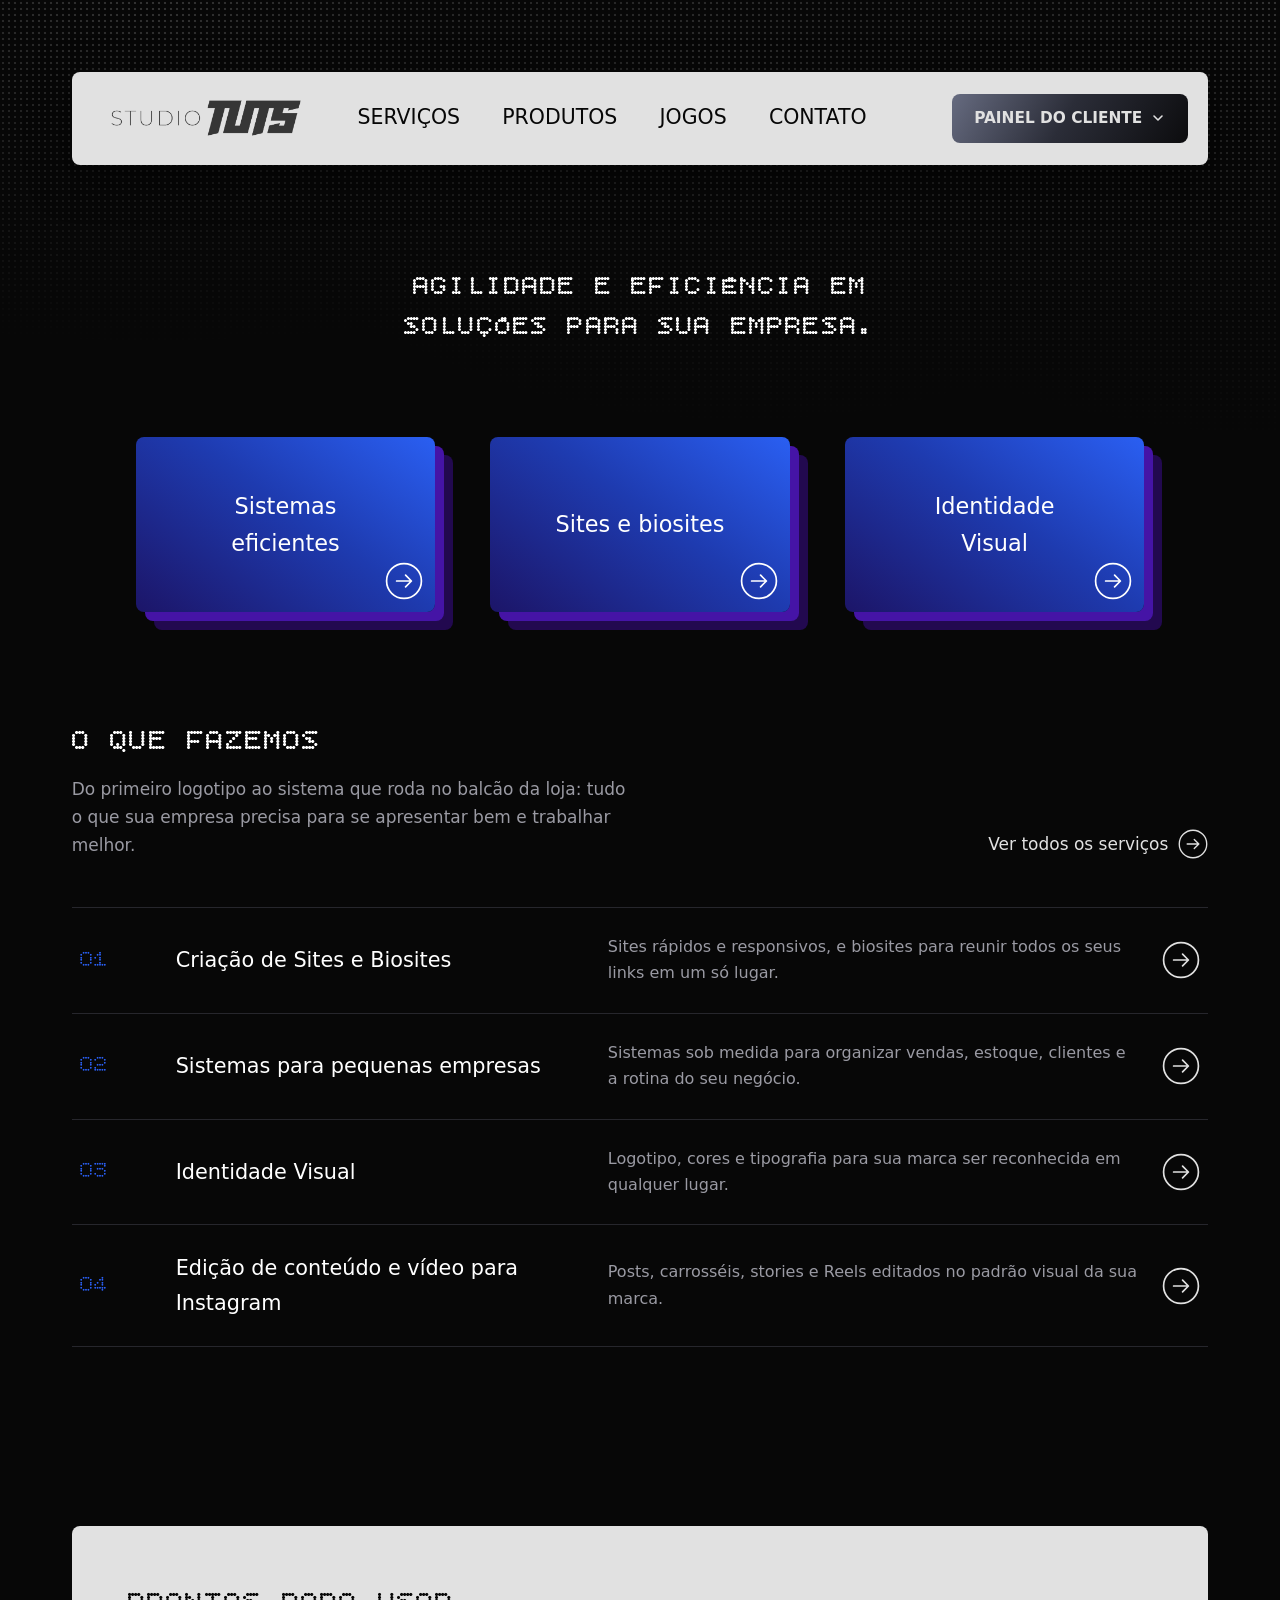
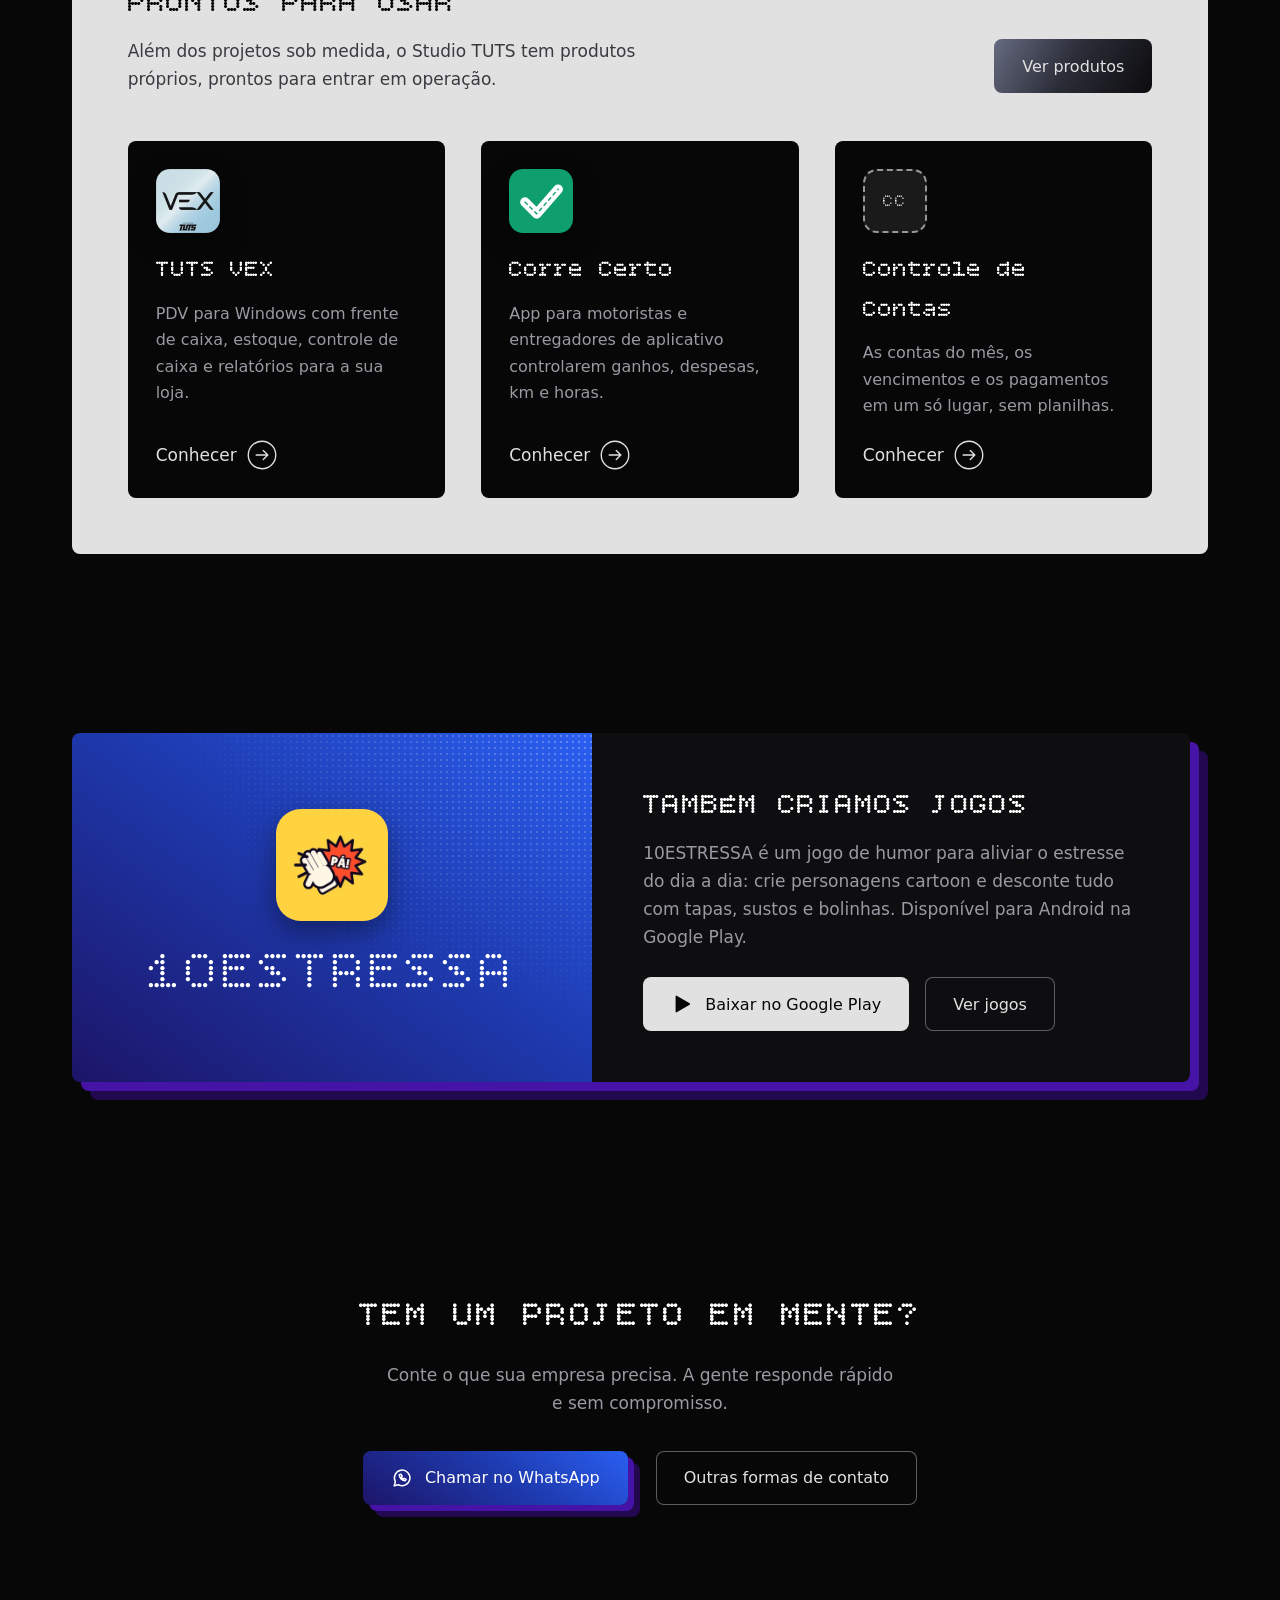
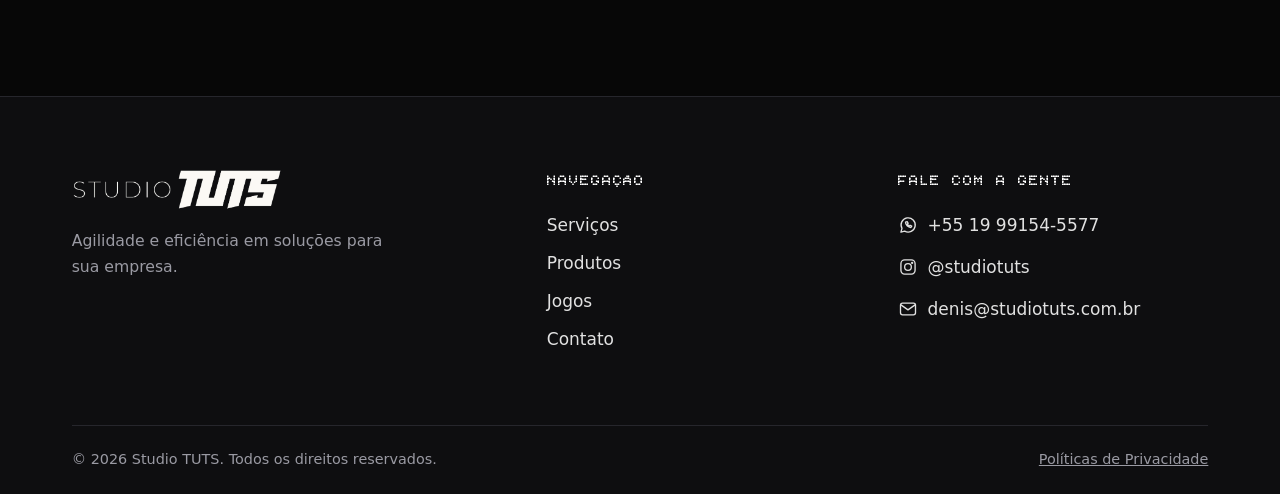
<file: index.html>
<!DOCTYPE html>
<html lang="pt-BR">
<head>
  <meta charset="utf-8">
  <meta name="viewport" content="width=device-width, initial-scale=1">
  <title>Studio TUTS | Sites, Sistemas e Identidade Visual</title>
  <meta name="description" content="Criação de sites e biosites, sistemas para pequenas empresas, identidade visual e conteúdo para Instagram. Fale com o Studio TUTS pelo WhatsApp.">
  <meta name="robots" content="index, follow, max-image-preview:large">
  <link rel="canonical" href="https://www.studiotuts.com.br/">
  <meta name="author" content="Studio TUTS">
  <meta name="theme-color" content="#070707">
  <meta property="og:type" content="website">
  <meta property="og:locale" content="pt_BR">
  <meta property="og:site_name" content="Studio TUTS">
  <meta property="og:title" content="Studio TUTS | Sites, Sistemas e Identidade Visual">
  <meta property="og:description" content="Criação de sites e biosites, sistemas para pequenas empresas, identidade visual e conteúdo para Instagram. Fale com o Studio TUTS pelo WhatsApp.">
  <meta property="og:url" content="https://www.studiotuts.com.br/">
  <meta property="og:image" content="https://www.studiotuts.com.br/assets/img/og-image.jpg">
  <meta property="og:image:width" content="1200">
  <meta property="og:image:height" content="630">
  <meta property="og:image:alt" content="Studio TUTS: agilidade e eficiência em soluções para sua empresa.">
  <meta name="twitter:card" content="summary_large_image">
  <meta name="twitter:title" content="Studio TUTS | Sites, Sistemas e Identidade Visual">
  <meta name="twitter:description" content="Criação de sites e biosites, sistemas para pequenas empresas, identidade visual e conteúdo para Instagram. Fale com o Studio TUTS pelo WhatsApp.">
  <meta name="twitter:image" content="https://www.studiotuts.com.br/assets/img/og-image.jpg">
  <link rel="icon" href="assets/img/favicon.png" type="image/png">
  <link rel="apple-touch-icon" href="assets/img/apple-touch-icon.png">
  <script type="application/ld+json">
{
 "@context": "https://schema.org",
 "@graph": [
  {
   "@type": "Organization",
   "@id": "https://www.studiotuts.com.br/#organizacao",
   "name": "Studio TUTS",
   "url": "https://www.studiotuts.com.br/",
   "logo": "https://www.studiotuts.com.br/assets/img/apple-touch-icon.png",
   "image": "https://www.studiotuts.com.br/assets/img/og-image.jpg",
   "email": "denis@studiotuts.com.br",
   "telephone": "+55-19-99154-5577",
   "taxID": "68.117.094/0001-17",
   "description": "Criação de sites e biosites, sistemas para pequenas empresas, identidade visual e edição de conteúdo e vídeo para Instagram.",
   "areaServed": {
    "@type": "Country",
    "name": "Brasil"
   },
   "sameAs": [
    "https://www.instagram.com/studiotuts/"
   ],
   "contactPoint": {
    "@type": "ContactPoint",
    "contactType": "customer service",
    "telephone": "+55-19-99154-5577",
    "email": "denis@studiotuts.com.br",
    "availableLanguage": "Portuguese"
   }
  },
  {
   "@type": "WebSite",
   "@id": "https://www.studiotuts.com.br/#site",
   "url": "https://www.studiotuts.com.br/",
   "name": "Studio TUTS",
   "inLanguage": "pt-BR",
   "publisher": {
    "@id": "https://www.studiotuts.com.br/#organizacao"
   }
  }
 ]
}
  </script>
  <link rel="preconnect" href="https://api.fontshare.com">
  <link rel="preconnect" href="https://fonts.googleapis.com">
  <link rel="preconnect" href="https://fonts.gstatic.com" crossorigin>
  <link rel="stylesheet" href="https://api.fontshare.com/v2/css?f[]=poppins@300,400,500,600,700&amp;display=swap">
  <link rel="stylesheet" href="https://fonts.googleapis.com/css2?family=Bitcount+Grid+Single:wght@300..500&amp;display=swap">
  <link rel="stylesheet" href="assets/css/style.css">
  <script>document.documentElement.classList.add('js');</script>
</head>
<body>
  <a class="pular" href="#conteudo">Pular para o conteúdo</a>

  <header class="topo">
    <div class="container">
      <nav class="nav" aria-label="Principal">
        <a class="nav-logo" href="index.html" aria-label="Studio TUTS — início">
          <img src="assets/img/logo-escuro.webp" alt="Studio TUTS" width="1373" height="269">
        </a>
        <ul class="nav-links" id="menu">
          <li><a href="servicos.html">Serviços</a></li>
          <li><a href="produtos.html">Produtos</a></li>
          <li><a href="jogos.html">Jogos</a></li>
          <li><a href="contato.html">Contato</a></li>
        </ul>
        <button class="nav-toggle" type="button" aria-expanded="false" aria-controls="menu" aria-label="Abrir menu"><svg viewBox="0 0 24 24" fill="none" stroke="currentColor" stroke-width="2" stroke-linecap="round" aria-hidden="true"><path d="M4 7h16M4 12h16M4 17h16"/></svg></button>
        <details class="nav-painel">
          <summary class="nav-login">Painel do cliente<svg class="seta-painel" viewBox="0 0 24 24" fill="none" stroke="currentColor" stroke-width="2.4" stroke-linecap="round" stroke-linejoin="round" aria-hidden="true"><path d="M6 9l6 6 6-6"/></svg></summary>
          <ul class="painel-menu" aria-label="Escolha o produto">
            <li><a href="https://vex.studiotuts.com.br"><img src="assets/img/icone-tuts-vex.webp" alt="" width="32" height="32">TUTS VEX</a></li>
          </ul>
        </details>
      </nav>
    </div>
  </header>

  <main id="conteudo">
    <section class="hero container">
      <h1 class="pixel">Agilidade e eficiência em soluções para sua empresa.</h1>
    </section>

    <section class="container" aria-label="Destaques">
      <div class="cartoes">
        <a class="cartao" href="produtos.html#tuts-vex">Sistemas eficientes<svg class="seta" viewBox="0 0 36 36" fill="none" stroke="currentColor" stroke-width="1.6" stroke-linecap="round" stroke-linejoin="round" aria-hidden="true"><circle cx="18" cy="18" r="16.5"/><path d="M11 18h14M19.5 12.5 25 18l-5.5 5.5"/></svg></a>
        <a class="cartao" href="servicos.html#sites">Sites e biosites<svg class="seta" viewBox="0 0 36 36" fill="none" stroke="currentColor" stroke-width="1.6" stroke-linecap="round" stroke-linejoin="round" aria-hidden="true"><circle cx="18" cy="18" r="16.5"/><path d="M11 18h14M19.5 12.5 25 18l-5.5 5.5"/></svg></a>
        <a class="cartao" href="servicos.html#identidade">Identidade Visual<svg class="seta" viewBox="0 0 36 36" fill="none" stroke="currentColor" stroke-width="1.6" stroke-linecap="round" stroke-linejoin="round" aria-hidden="true"><circle cx="18" cy="18" r="16.5"/><path d="M11 18h14M19.5 12.5 25 18l-5.5 5.5"/></svg></a>
      </div>
    </section>

    <section class="secao container revelar">
      <div class="secao-topo">
        <div>
          <h2 class="secao-titulo pixel">O que fazemos</h2>
          <p>Do primeiro logotipo ao sistema que roda no balcão da loja: tudo o que sua empresa precisa para se apresentar bem e trabalhar melhor.</p>
        </div>
        <a class="link-seta" href="servicos.html">Ver todos os serviços <svg class="seta" viewBox="0 0 36 36" fill="none" stroke="currentColor" stroke-width="1.6" stroke-linecap="round" stroke-linejoin="round" aria-hidden="true"><circle cx="18" cy="18" r="16.5"/><path d="M11 18h14M19.5 12.5 25 18l-5.5 5.5"/></svg></a>
      </div>
      <ul class="lista">
        <li><a href="servicos.html#sites">
          <span class="num">01</span>
          <h3>Criação de Sites e Biosites</h3>
          <p>Sites rápidos e responsivos, e biosites para reunir todos os seus links em um só lugar.</p>
          <svg class="seta" viewBox="0 0 36 36" fill="none" stroke="currentColor" stroke-width="1.6" stroke-linecap="round" stroke-linejoin="round" aria-hidden="true"><circle cx="18" cy="18" r="16.5"/><path d="M11 18h14M19.5 12.5 25 18l-5.5 5.5"/></svg>
        </a></li>
        <li><a href="servicos.html#sistemas">
          <span class="num">02</span>
          <h3>Sistemas para pequenas empresas</h3>
          <p>Sistemas sob medida para organizar vendas, estoque, clientes e a rotina do seu negócio.</p>
          <svg class="seta" viewBox="0 0 36 36" fill="none" stroke="currentColor" stroke-width="1.6" stroke-linecap="round" stroke-linejoin="round" aria-hidden="true"><circle cx="18" cy="18" r="16.5"/><path d="M11 18h14M19.5 12.5 25 18l-5.5 5.5"/></svg>
        </a></li>
        <li><a href="servicos.html#identidade">
          <span class="num">03</span>
          <h3>Identidade Visual</h3>
          <p>Logotipo, cores e tipografia para sua marca ser reconhecida em qualquer lugar.</p>
          <svg class="seta" viewBox="0 0 36 36" fill="none" stroke="currentColor" stroke-width="1.6" stroke-linecap="round" stroke-linejoin="round" aria-hidden="true"><circle cx="18" cy="18" r="16.5"/><path d="M11 18h14M19.5 12.5 25 18l-5.5 5.5"/></svg>
        </a></li>
        <li><a href="servicos.html#conteudo">
          <span class="num">04</span>
          <h3>Edição de conteúdo e vídeo para Instagram</h3>
          <p>Posts, carrosséis, stories e Reels editados no padrão visual da sua marca.</p>
          <svg class="seta" viewBox="0 0 36 36" fill="none" stroke="currentColor" stroke-width="1.6" stroke-linecap="round" stroke-linejoin="round" aria-hidden="true"><circle cx="18" cy="18" r="16.5"/><path d="M11 18h14M19.5 12.5 25 18l-5.5 5.5"/></svg>
        </a></li>
      </ul>
    </section>

    <section class="secao container revelar">
      <div class="painel">
        <div class="secao-topo">
          <div>
            <h2 class="secao-titulo pixel">Prontos para usar</h2>
            <p>Além dos projetos sob medida, o Studio TUTS tem produtos próprios, prontos para entrar em operação.</p>
          </div>
          <a class="btn btn-escuro" href="produtos.html">Ver produtos</a>
        </div>
        <div class="tres">
          <article class="mini">
            <img class="icone" src="assets/img/icone-tuts-vex.webp" alt="Ícone do TUTS VEX" width="256" height="256" loading="lazy">
            <h3>TUTS VEX</h3>
            <p>PDV para Windows com frente de caixa, estoque, controle de caixa e relatórios para a sua loja.</p>
            <a class="link-seta" href="tuts-vex.html">Conhecer <svg class="seta" viewBox="0 0 36 36" fill="none" stroke="currentColor" stroke-width="1.6" stroke-linecap="round" stroke-linejoin="round" aria-hidden="true"><circle cx="18" cy="18" r="16.5"/><path d="M11 18h14M19.5 12.5 25 18l-5.5 5.5"/></svg></a>
          </article>
          <article class="mini">
            <img class="icone" src="assets/img/icone-corre-certo.webp" alt="Ícone do Corre Certo" width="256" height="256" loading="lazy">
            <h3>Corre Certo</h3>
            <p>App para motoristas e entregadores de aplicativo controlarem ganhos, despesas, km e horas.</p>
            <a class="link-seta" href="produtos.html#corre-certo">Conhecer <svg class="seta" viewBox="0 0 36 36" fill="none" stroke="currentColor" stroke-width="1.6" stroke-linecap="round" stroke-linejoin="round" aria-hidden="true"><circle cx="18" cy="18" r="16.5"/><path d="M11 18h14M19.5 12.5 25 18l-5.5 5.5"/></svg></a>
          </article>
          <article class="mini">
            <div class="icone icone-vazio" aria-hidden="true">CC</div>
            <h3>Controle de Contas</h3>
            <p>As contas do mês, os vencimentos e os pagamentos em um só lugar, sem planilhas.</p>
            <a class="link-seta" href="produtos.html#controle-de-contas">Conhecer <svg class="seta" viewBox="0 0 36 36" fill="none" stroke="currentColor" stroke-width="1.6" stroke-linecap="round" stroke-linejoin="round" aria-hidden="true"><circle cx="18" cy="18" r="16.5"/><path d="M11 18h14M19.5 12.5 25 18l-5.5 5.5"/></svg></a>
          </article>
        </div>
      </div>
    </section>

    <section class="secao container revelar">
      <div class="destaque">
        <div class="destaque-capa"><img class="icone" src="assets/img/icone-10estressa.webp" alt="Ícone do 10ESTRESSA" width="256" height="256" loading="lazy"><span>10ESTRESSA</span></div>
        <div class="destaque-corpo">
          <h2 class="pixel">Também criamos jogos</h2>
          <p>10ESTRESSA é um jogo de humor para aliviar o estresse do dia a dia: crie personagens cartoon e desconte tudo com tapas, sustos e bolinhas. Disponível para Android na Google Play.</p>
          <div class="acoes">
            <a class="btn btn-claro" href="https://play.google.com/store/apps/details?id=com.tuts.dezestressa" target="_blank" rel="noopener"><svg viewBox="0 0 24 24" fill="currentColor" aria-hidden="true"><path d="M5 3.6v16.8a.8.8 0 0 0 1.2.7l14.2-8.4a.8.8 0 0 0 0-1.4L6.2 2.9A.8.8 0 0 0 5 3.6z"/></svg>Baixar no Google Play</a>
            <a class="btn btn-contorno" href="jogos.html">Ver jogos</a>
          </div>
        </div>
      </div>
    </section>

    <section class="chamada container revelar">
      <h2 class="pixel">Tem um projeto em mente?</h2>
      <p>Conte o que sua empresa precisa. A gente responde rápido e sem compromisso.</p>
      <div class="acoes">
        <a class="btn btn-azul" href="https://wa.me/5519991545577?text=Ol%C3%A1%2C%20Studio%20TUTS%21%20Gostaria%20de%20conversar%20sobre%20um%20projeto." target="_blank" rel="noopener"><svg viewBox="0 0 24 24" fill="none" stroke="currentColor" stroke-width="1.6" stroke-linecap="round" stroke-linejoin="round" aria-hidden="true"><path d="M3.5 20.5l1.3-4.4A8.5 8.5 0 1 1 8 19.3z"/><path d="M9 8.5c0 3.5 3 6.5 6.5 6.5l1-1.6-2-1.1-.9.9c-1-.4-1.9-1.3-2.3-2.3l.9-.9L11 8z"/></svg>Chamar no WhatsApp</a>
        <a class="btn btn-contorno" href="contato.html">Outras formas de contato</a>
      </div>
    </section>
  </main>

  <footer class="rodape">
    <div class="container">
      <div class="rodape-grade">
        <div>
          <img class="rodape-logo" src="assets/img/logo-claro.webp" alt="Studio TUTS" width="1373" height="269" loading="lazy">
          <p>Agilidade e eficiência em soluções para sua empresa.</p>
        </div>
        <div>
          <h2>Navegação</h2>
          <ul>
            <li><a href="servicos.html">Serviços</a></li>
            <li><a href="produtos.html">Produtos</a></li>
            <li><a href="jogos.html">Jogos</a></li>
            <li><a href="contato.html">Contato</a></li>
          </ul>
        </div>
        <div>
          <h2>Fale com a gente</h2>
          <ul>
            <li><a href="https://wa.me/5519991545577?text=Ol%C3%A1%2C%20Studio%20TUTS%21%20Gostaria%20de%20conversar%20sobre%20um%20projeto." target="_blank" rel="noopener"><svg viewBox="0 0 24 24" fill="none" stroke="currentColor" stroke-width="1.6" stroke-linecap="round" stroke-linejoin="round" aria-hidden="true"><path d="M3.5 20.5l1.3-4.4A8.5 8.5 0 1 1 8 19.3z"/><path d="M9 8.5c0 3.5 3 6.5 6.5 6.5l1-1.6-2-1.1-.9.9c-1-.4-1.9-1.3-2.3-2.3l.9-.9L11 8z"/></svg>+55 19 99154-5577</a></li>
            <li><a href="https://www.instagram.com/studiotuts/" target="_blank" rel="noopener"><svg viewBox="0 0 24 24" fill="none" stroke="currentColor" stroke-width="1.6" stroke-linecap="round" stroke-linejoin="round" aria-hidden="true"><rect x="3.5" y="3.5" width="17" height="17" rx="4.5"/><circle cx="12" cy="12" r="4"/><circle cx="17" cy="7" r=".6" fill="currentColor"/></svg>@studiotuts</a></li>
            <li><a href="mailto:denis@studiotuts.com.br"><svg viewBox="0 0 24 24" fill="none" stroke="currentColor" stroke-width="1.6" stroke-linecap="round" stroke-linejoin="round" aria-hidden="true"><rect x="3" y="5" width="18" height="14" rx="2.5"/><path d="m3.5 7 8.5 6 8.5-6"/></svg>denis@studiotuts.com.br</a></li>
          </ul>
        </div>
      </div>
      <div class="rodape-base">
        <span>© <span id="ano">2026</span> Studio TUTS. Todos os direitos reservados.</span>
        <a href="privacidade.html">Políticas de Privacidade</a>
      </div>
    </div>
  </footer>

  <a class="whats-fixo" href="https://wa.me/5519991545577?text=Ol%C3%A1%2C%20Studio%20TUTS%21%20Gostaria%20de%20conversar%20sobre%20um%20projeto." target="_blank" rel="noopener" aria-label="Conversar com o Studio TUTS no WhatsApp"><svg viewBox="0 0 24 24" fill="none" stroke="currentColor" stroke-width="1.6" stroke-linecap="round" stroke-linejoin="round" aria-hidden="true"><path d="M3.5 20.5l1.3-4.4A8.5 8.5 0 1 1 8 19.3z"/><path d="M9 8.5c0 3.5 3 6.5 6.5 6.5l1-1.6-2-1.1-.9.9c-1-.4-1.9-1.3-2.3-2.3l.9-.9L11 8z"/></svg></a>

  <script src="assets/js/main.js" defer></script>
</body>
</html>
</file>
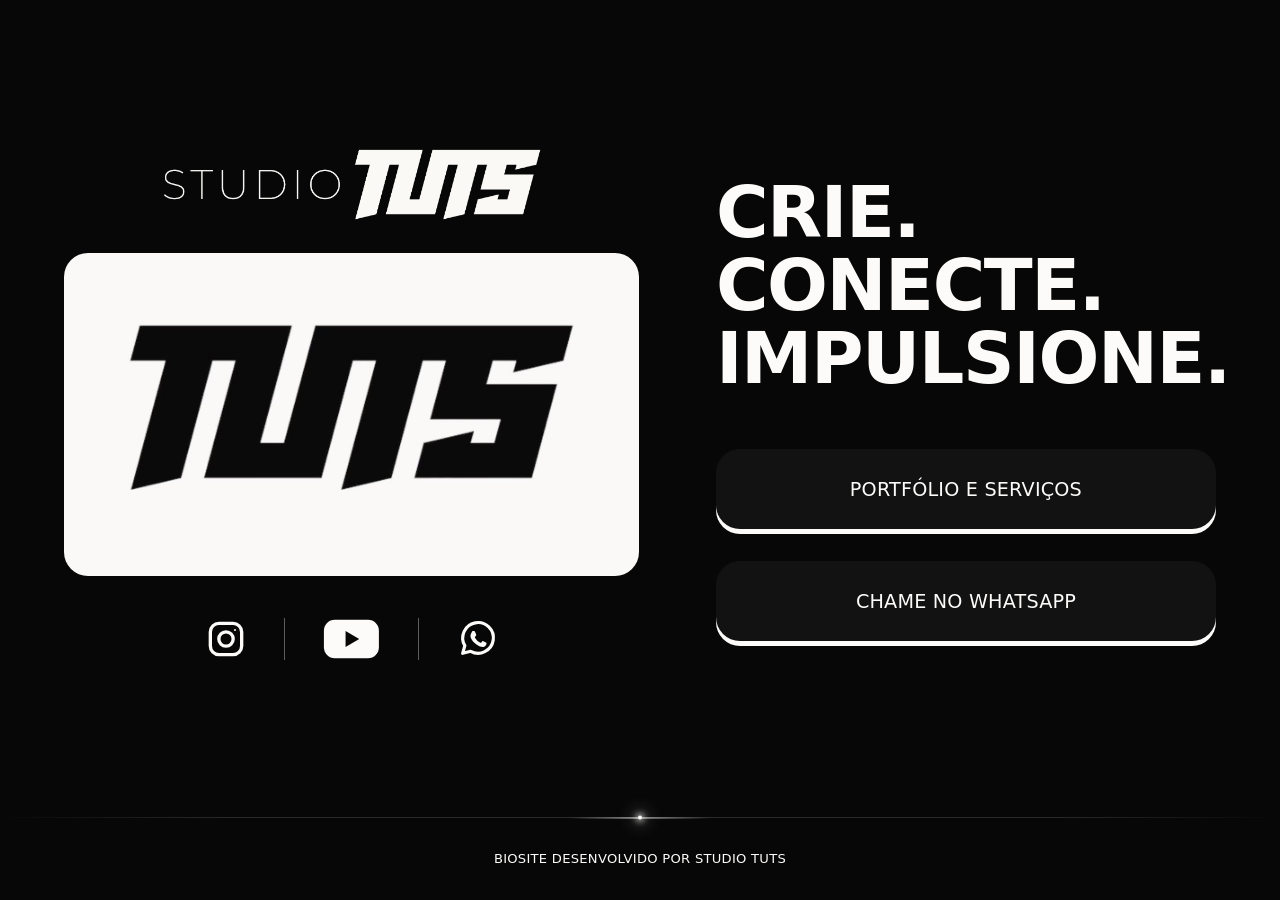
<file: biosite/index.html>
<!doctype html>
<html lang="pt-BR">
<head>
  <meta charset="utf-8">
  <meta name="viewport" content="width=device-width, initial-scale=1, viewport-fit=cover">
  <title>Studio TUTS | Crie. Conecte. Impulsione.</title>
  <meta name="description" content="Studio TUTS — produção audiovisual, FPV e criação de conteúdo. Conheça o portfólio, os serviços e fale com a gente pelo WhatsApp.">
  <meta name="theme-color" content="#070707">
  <meta name="color-scheme" content="dark">

  <meta property="og:type" content="website">
  <meta property="og:title" content="Studio TUTS">
  <meta property="og:description" content="Crie. Conecte. Impulsione. Portfólio, serviços e contato do Studio TUTS.">
  <meta property="og:image" content="https://www.studiotuts.com.br/biosite/assets/media/video-poster.jpg">

  <link rel="icon" type="image/png" href="/biosite/assets/img/logo-studio-tuts.png">

  <link rel="preconnect" href="https://api.fontshare.com" crossorigin>
  <link rel="preconnect" href="https://cdn.fontshare.com" crossorigin>
  <link rel="stylesheet" href="https://api.fontshare.com/v2/css?f[]=poppins@300,400,500,600,700,800&display=swap">

  <link rel="preload" as="image" href="/biosite/assets/img/logo-studio-tuts.png">
  <link rel="stylesheet" href="/biosite/css/style.css">
</head>
<body>
  <main class="page">
    <!-- Coluna esquerda (desktop): logo, vídeo e redes sociais.
         No celular as colunas se desfazem e a ordem é definida no CSS. -->
    <div class="col col--left">
      <!-- A. LOGOTIPO -->
      <header class="brand reveal" style="--d:0">
        <h1 class="brand__title">
          <img class="brand__logo" data-config="logo" src="/biosite/assets/img/logo-studio-tuts.png"
               alt="Studio TUTS" width="1365" height="260" decoding="async">
        </h1>
      </header>

      <!-- C. BANNER / VÍDEO -->
      <section class="banner reveal" style="--d:2" aria-label="Vídeo de apresentação do Studio TUTS">
        <video class="banner__video" id="banner-video"
               muted autoplay loop playsinline disablepictureinpicture disableremoteplayback
               preload="auto" aria-hidden="true"></video>
      </section>

      <!-- D. REDES SOCIAIS -->
      <nav class="social reveal" style="--d:3" aria-label="Redes sociais">
        <a class="social__link" data-link="instagram" href="#" target="_blank" rel="noopener" aria-label="Instagram do Studio TUTS">
          <svg viewBox="0 0 24 24" aria-hidden="true" fill="none" stroke="currentColor" stroke-width="2" stroke-linecap="round" stroke-linejoin="round">
            <rect x="2.6" y="2.6" width="18.8" height="18.8" rx="5.2"/>
            <circle cx="12" cy="12" r="4.3"/>
            <circle cx="17.4" cy="6.6" r="0.6" fill="currentColor" stroke="none"/>
          </svg>
        </a>
        <span class="social__divider" aria-hidden="true"></span>
        <a class="social__link social__link--wide" data-link="youtube" href="#" target="_blank" rel="noopener" aria-label="Canal do YouTube do Studio TUTS">
          <svg viewBox="0 0 34 24" aria-hidden="true">
            <rect x="0.5" y="0.5" width="33" height="23" rx="6.5" fill="currentColor"/>
            <path d="M13.5 7.2v9.6l8.2-4.8z" fill="#070707"/>
          </svg>
        </a>
        <span class="social__divider" aria-hidden="true"></span>
        <a class="social__link" data-link="whatsapp" href="#" target="_blank" rel="noopener" aria-label="WhatsApp do Studio TUTS">
          <svg viewBox="0 0 24 24" aria-hidden="true" fill="none" stroke="currentColor" stroke-width="1.9" stroke-linecap="round" stroke-linejoin="round">
            <path d="M3.4 20.6l1.3-4.6A9.2 9.2 0 1 1 8.2 19.4z"/>
            <path d="M9 7.6c.2-.4.5-.4.8-.4h.5c.2 0 .4.1.5.4l.7 1.7c.1.2 0 .5-.1.7l-.6.7c-.1.1-.1.3 0 .5.8 1.4 1.8 2.3 3.2 3 .2.1.4.1.5 0l.7-.8c.2-.2.4-.2.6-.1l1.6.8c.2.1.3.3.3.5 0 .7-.3 1.6-1.4 2-1 .4-2.4.2-4.4-1.1-1.6-1.1-2.9-2.6-3.5-3.9-.6-1.3-.3-2.5.6-3.9z" fill="currentColor" stroke="none"/>
          </svg>
        </a>
      </nav>
    </div>

    <!-- Coluna direita (desktop): frase de impacto e botões -->
    <div class="col col--right">
      <!-- B. FRASE DE IMPACTO -->
      <p class="headline reveal" style="--d:1">
        <span>CRIE.</span>
        <span>CONECTE.</span>
        <span>IMPULSIONE.</span>
      </p>

      <!-- E. BOTÕES PRINCIPAIS -->
      <div class="actions">
        <a class="btn reveal" style="--d:4" data-link="portfolio" href="#" target="_blank" rel="noopener">
          Portfólio e Serviços
        </a>
        <a class="btn reveal" style="--d:5" data-link="whatsapp" href="#" target="_blank" rel="noopener">
          Chame no WhatsApp
        </a>
      </div>
    </div>
  </main>

  <!-- F. RODAPÉ -->
  <footer class="footer">
    <span class="footer__line" aria-hidden="true"><span class="footer__spark"></span></span>
    <p class="footer__text">Biosite desenvolvido por Studio TUTS</p>
  </footer>

  <script src="/biosite/config.js"></script>
  <script src="/biosite/js/main.js" defer></script>
</body>
</html>
</file>
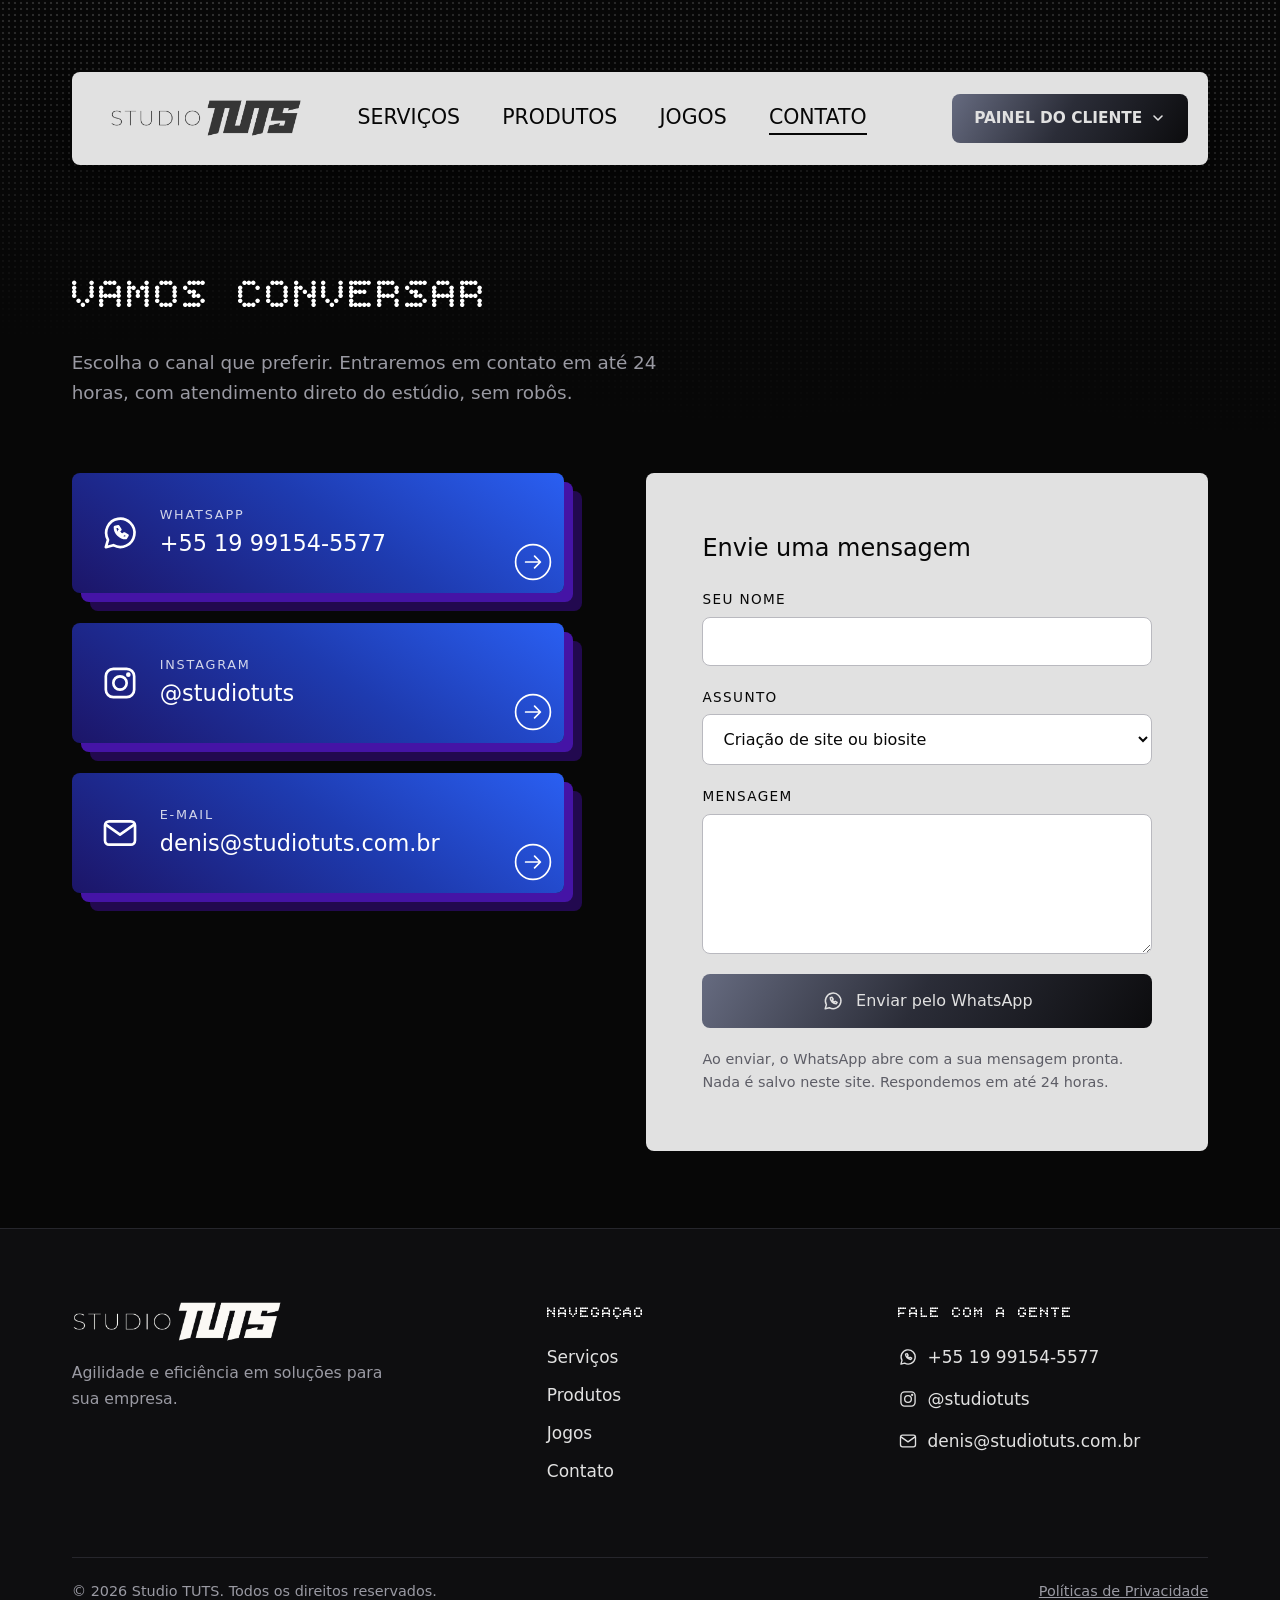
<file: contato.html>
<!DOCTYPE html>
<html lang="pt-BR">
<head>
  <meta charset="utf-8">
  <meta name="viewport" content="width=device-width, initial-scale=1">
  <title>Contato | Studio TUTS</title>
  <meta name="description" content="Fale com o Studio TUTS pelo WhatsApp, Instagram ou e-mail e peça seu orçamento de site, sistema ou identidade visual. Respondemos em até 24 horas.">
  <meta name="robots" content="index, follow, max-image-preview:large">
  <link rel="canonical" href="https://www.studiotuts.com.br/contato.html">
  <meta name="author" content="Studio TUTS">
  <meta name="theme-color" content="#070707">
  <meta property="og:type" content="website">
  <meta property="og:locale" content="pt_BR">
  <meta property="og:site_name" content="Studio TUTS">
  <meta property="og:title" content="Contato | Studio TUTS">
  <meta property="og:description" content="Fale com o Studio TUTS pelo WhatsApp, Instagram ou e-mail e peça seu orçamento de site, sistema ou identidade visual. Respondemos em até 24 horas.">
  <meta property="og:url" content="https://www.studiotuts.com.br/contato.html">
  <meta property="og:image" content="https://www.studiotuts.com.br/assets/img/og-image.jpg">
  <meta property="og:image:width" content="1200">
  <meta property="og:image:height" content="630">
  <meta property="og:image:alt" content="Studio TUTS: agilidade e eficiência em soluções para sua empresa.">
  <meta name="twitter:card" content="summary_large_image">
  <meta name="twitter:title" content="Contato | Studio TUTS">
  <meta name="twitter:description" content="Fale com o Studio TUTS pelo WhatsApp, Instagram ou e-mail e peça seu orçamento de site, sistema ou identidade visual. Respondemos em até 24 horas.">
  <meta name="twitter:image" content="https://www.studiotuts.com.br/assets/img/og-image.jpg">
  <link rel="icon" href="assets/img/favicon.png" type="image/png">
  <link rel="apple-touch-icon" href="assets/img/apple-touch-icon.png">
  <script type="application/ld+json">
{
 "@context": "https://schema.org",
 "@graph": [
  {
   "@type": "Organization",
   "@id": "https://www.studiotuts.com.br/#organizacao",
   "name": "Studio TUTS",
   "url": "https://www.studiotuts.com.br/",
   "logo": "https://www.studiotuts.com.br/assets/img/apple-touch-icon.png",
   "image": "https://www.studiotuts.com.br/assets/img/og-image.jpg",
   "email": "denis@studiotuts.com.br",
   "telephone": "+55-19-99154-5577",
   "taxID": "68.117.094/0001-17",
   "description": "Criação de sites e biosites, sistemas para pequenas empresas, identidade visual e edição de conteúdo e vídeo para Instagram.",
   "areaServed": {
    "@type": "Country",
    "name": "Brasil"
   },
   "sameAs": [
    "https://www.instagram.com/studiotuts/"
   ],
   "contactPoint": {
    "@type": "ContactPoint",
    "contactType": "customer service",
    "telephone": "+55-19-99154-5577",
    "email": "denis@studiotuts.com.br",
    "availableLanguage": "Portuguese"
   }
  },
  {
   "@type": "WebSite",
   "@id": "https://www.studiotuts.com.br/#site",
   "url": "https://www.studiotuts.com.br/",
   "name": "Studio TUTS",
   "inLanguage": "pt-BR",
   "publisher": {
    "@id": "https://www.studiotuts.com.br/#organizacao"
   }
  }
 ]
}
  </script>
  <link rel="preconnect" href="https://api.fontshare.com">
  <link rel="preconnect" href="https://fonts.googleapis.com">
  <link rel="preconnect" href="https://fonts.gstatic.com" crossorigin>
  <link rel="stylesheet" href="https://api.fontshare.com/v2/css?f[]=poppins@300,400,500,600,700&amp;display=swap">
  <link rel="stylesheet" href="https://fonts.googleapis.com/css2?family=Bitcount+Grid+Single:wght@300..500&amp;display=swap">
  <link rel="stylesheet" href="assets/css/style.css">
  <script>document.documentElement.classList.add('js');</script>
</head>
<body>
  <a class="pular" href="#conteudo">Pular para o conteúdo</a>

  <header class="topo">
    <div class="container">
      <nav class="nav" aria-label="Principal">
        <a class="nav-logo" href="index.html" aria-label="Studio TUTS — início">
          <img src="assets/img/logo-escuro.webp" alt="Studio TUTS" width="1373" height="269">
        </a>
        <ul class="nav-links" id="menu">
          <li><a href="servicos.html">Serviços</a></li>
          <li><a href="produtos.html">Produtos</a></li>
          <li><a href="jogos.html">Jogos</a></li>
          <li><a href="contato.html" aria-current="page">Contato</a></li>
        </ul>
        <button class="nav-toggle" type="button" aria-expanded="false" aria-controls="menu" aria-label="Abrir menu"><svg viewBox="0 0 24 24" fill="none" stroke="currentColor" stroke-width="2" stroke-linecap="round" aria-hidden="true"><path d="M4 7h16M4 12h16M4 17h16"/></svg></button>
        <details class="nav-painel">
          <summary class="nav-login">Painel do cliente<svg class="seta-painel" viewBox="0 0 24 24" fill="none" stroke="currentColor" stroke-width="2.4" stroke-linecap="round" stroke-linejoin="round" aria-hidden="true"><path d="M6 9l6 6 6-6"/></svg></summary>
          <ul class="painel-menu" aria-label="Escolha o produto">
            <li><a href="https://vex.studiotuts.com.br"><img src="assets/img/icone-tuts-vex.webp" alt="" width="32" height="32">TUTS VEX</a></li>
          </ul>
        </details>
      </nav>
    </div>
  </header>

  <main id="conteudo">
    <section class="container cabecalho">
      <h1 class="pixel">Vamos conversar</h1>
      <p>Escolha o canal que preferir. Entraremos em contato em até 24 horas, com atendimento direto do estúdio, sem robôs.</p>
    </section>

    <section class="container contato">
      <div class="canais revelar">
        <a class="cartao canal" href="https://wa.me/5519991545577?text=Ol%C3%A1%2C%20Studio%20TUTS%21%20Gostaria%20de%20conversar%20sobre%20um%20projeto." target="_blank" rel="noopener">
          <svg viewBox="0 0 24 24" fill="none" stroke="currentColor" stroke-width="1.6" stroke-linecap="round" stroke-linejoin="round" aria-hidden="true"><path d="M3.5 20.5l1.3-4.4A8.5 8.5 0 1 1 8 19.3z"/><path d="M9 8.5c0 3.5 3 6.5 6.5 6.5l1-1.6-2-1.1-.9.9c-1-.4-1.9-1.3-2.3-2.3l.9-.9L11 8z"/></svg>
          <span><small>WhatsApp</small><strong>+55 19 99154-5577</strong></span>
          <svg class="seta" viewBox="0 0 36 36" fill="none" stroke="currentColor" stroke-width="1.6" stroke-linecap="round" stroke-linejoin="round" aria-hidden="true"><circle cx="18" cy="18" r="16.5"/><path d="M11 18h14M19.5 12.5 25 18l-5.5 5.5"/></svg>
        </a>
        <a class="cartao canal" href="https://www.instagram.com/studiotuts/" target="_blank" rel="noopener">
          <svg viewBox="0 0 24 24" fill="none" stroke="currentColor" stroke-width="1.6" stroke-linecap="round" stroke-linejoin="round" aria-hidden="true"><rect x="3.5" y="3.5" width="17" height="17" rx="4.5"/><circle cx="12" cy="12" r="4"/><circle cx="17" cy="7" r=".6" fill="currentColor"/></svg>
          <span><small>Instagram</small><strong>@studiotuts</strong></span>
          <svg class="seta" viewBox="0 0 36 36" fill="none" stroke="currentColor" stroke-width="1.6" stroke-linecap="round" stroke-linejoin="round" aria-hidden="true"><circle cx="18" cy="18" r="16.5"/><path d="M11 18h14M19.5 12.5 25 18l-5.5 5.5"/></svg>
        </a>
        <a class="cartao canal" href="mailto:denis@studiotuts.com.br">
          <svg viewBox="0 0 24 24" fill="none" stroke="currentColor" stroke-width="1.6" stroke-linecap="round" stroke-linejoin="round" aria-hidden="true"><rect x="3" y="5" width="18" height="14" rx="2.5"/><path d="m3.5 7 8.5 6 8.5-6"/></svg>
          <span><small>E-mail</small><strong>denis@studiotuts.com.br</strong></span>
          <svg class="seta" viewBox="0 0 36 36" fill="none" stroke="currentColor" stroke-width="1.6" stroke-linecap="round" stroke-linejoin="round" aria-hidden="true"><circle cx="18" cy="18" r="16.5"/><path d="M11 18h14M19.5 12.5 25 18l-5.5 5.5"/></svg>
        </a>
      </div>

      <form class="painel form revelar" id="form-contato">
        <h2>Envie uma mensagem</h2>
        <div class="campo">
          <label for="nome">Seu nome</label>
          <input id="nome" name="nome" type="text" autocomplete="name" required>
        </div>
        <div class="campo">
          <label for="assunto">Assunto</label>
          <select id="assunto" name="assunto" required>
            <option>Criação de site ou biosite</option>
            <option>Sistema para minha empresa</option>
            <option>Identidade visual</option>
            <option>Conteúdo e vídeo para Instagram</option>
            <option>TUTS VEX</option>
            <option>Corre Certo</option>
            <option>Controle de Contas</option>
            <option>Outro assunto</option>
          </select>
        </div>
        <div class="campo">
          <label for="mensagem">Mensagem</label>
          <textarea id="mensagem" name="mensagem" required></textarea>
        </div>
        <button class="btn btn-escuro" type="submit"><svg viewBox="0 0 24 24" fill="none" stroke="currentColor" stroke-width="1.6" stroke-linecap="round" stroke-linejoin="round" aria-hidden="true"><path d="M3.5 20.5l1.3-4.4A8.5 8.5 0 1 1 8 19.3z"/><path d="M9 8.5c0 3.5 3 6.5 6.5 6.5l1-1.6-2-1.1-.9.9c-1-.4-1.9-1.3-2.3-2.3l.9-.9L11 8z"/></svg>Enviar pelo WhatsApp</button>
        <p class="nota">Ao enviar, o WhatsApp abre com a sua mensagem pronta. Nada é salvo neste site. Respondemos em até 24 horas.</p>
      </form>
    </section>
  </main>

  <footer class="rodape">
    <div class="container">
      <div class="rodape-grade">
        <div>
          <img class="rodape-logo" src="assets/img/logo-claro.webp" alt="Studio TUTS" width="1373" height="269" loading="lazy">
          <p>Agilidade e eficiência em soluções para sua empresa.</p>
        </div>
        <div>
          <h2>Navegação</h2>
          <ul>
            <li><a href="servicos.html">Serviços</a></li>
            <li><a href="produtos.html">Produtos</a></li>
            <li><a href="jogos.html">Jogos</a></li>
            <li><a href="contato.html">Contato</a></li>
          </ul>
        </div>
        <div>
          <h2>Fale com a gente</h2>
          <ul>
            <li><a href="https://wa.me/5519991545577?text=Ol%C3%A1%2C%20Studio%20TUTS%21%20Gostaria%20de%20conversar%20sobre%20um%20projeto." target="_blank" rel="noopener"><svg viewBox="0 0 24 24" fill="none" stroke="currentColor" stroke-width="1.6" stroke-linecap="round" stroke-linejoin="round" aria-hidden="true"><path d="M3.5 20.5l1.3-4.4A8.5 8.5 0 1 1 8 19.3z"/><path d="M9 8.5c0 3.5 3 6.5 6.5 6.5l1-1.6-2-1.1-.9.9c-1-.4-1.9-1.3-2.3-2.3l.9-.9L11 8z"/></svg>+55 19 99154-5577</a></li>
            <li><a href="https://www.instagram.com/studiotuts/" target="_blank" rel="noopener"><svg viewBox="0 0 24 24" fill="none" stroke="currentColor" stroke-width="1.6" stroke-linecap="round" stroke-linejoin="round" aria-hidden="true"><rect x="3.5" y="3.5" width="17" height="17" rx="4.5"/><circle cx="12" cy="12" r="4"/><circle cx="17" cy="7" r=".6" fill="currentColor"/></svg>@studiotuts</a></li>
            <li><a href="mailto:denis@studiotuts.com.br"><svg viewBox="0 0 24 24" fill="none" stroke="currentColor" stroke-width="1.6" stroke-linecap="round" stroke-linejoin="round" aria-hidden="true"><rect x="3" y="5" width="18" height="14" rx="2.5"/><path d="m3.5 7 8.5 6 8.5-6"/></svg>denis@studiotuts.com.br</a></li>
          </ul>
        </div>
      </div>
      <div class="rodape-base">
        <span>© <span id="ano">2026</span> Studio TUTS. Todos os direitos reservados.</span>
        <a href="privacidade.html">Políticas de Privacidade</a>
      </div>
    </div>
  </footer>

  <a class="whats-fixo" href="https://wa.me/5519991545577?text=Ol%C3%A1%2C%20Studio%20TUTS%21%20Gostaria%20de%20conversar%20sobre%20um%20projeto." target="_blank" rel="noopener" aria-label="Conversar com o Studio TUTS no WhatsApp"><svg viewBox="0 0 24 24" fill="none" stroke="currentColor" stroke-width="1.6" stroke-linecap="round" stroke-linejoin="round" aria-hidden="true"><path d="M3.5 20.5l1.3-4.4A8.5 8.5 0 1 1 8 19.3z"/><path d="M9 8.5c0 3.5 3 6.5 6.5 6.5l1-1.6-2-1.1-.9.9c-1-.4-1.9-1.3-2.3-2.3l.9-.9L11 8z"/></svg></a>

  <script src="assets/js/main.js" defer></script>
</body>
</html>
</file>
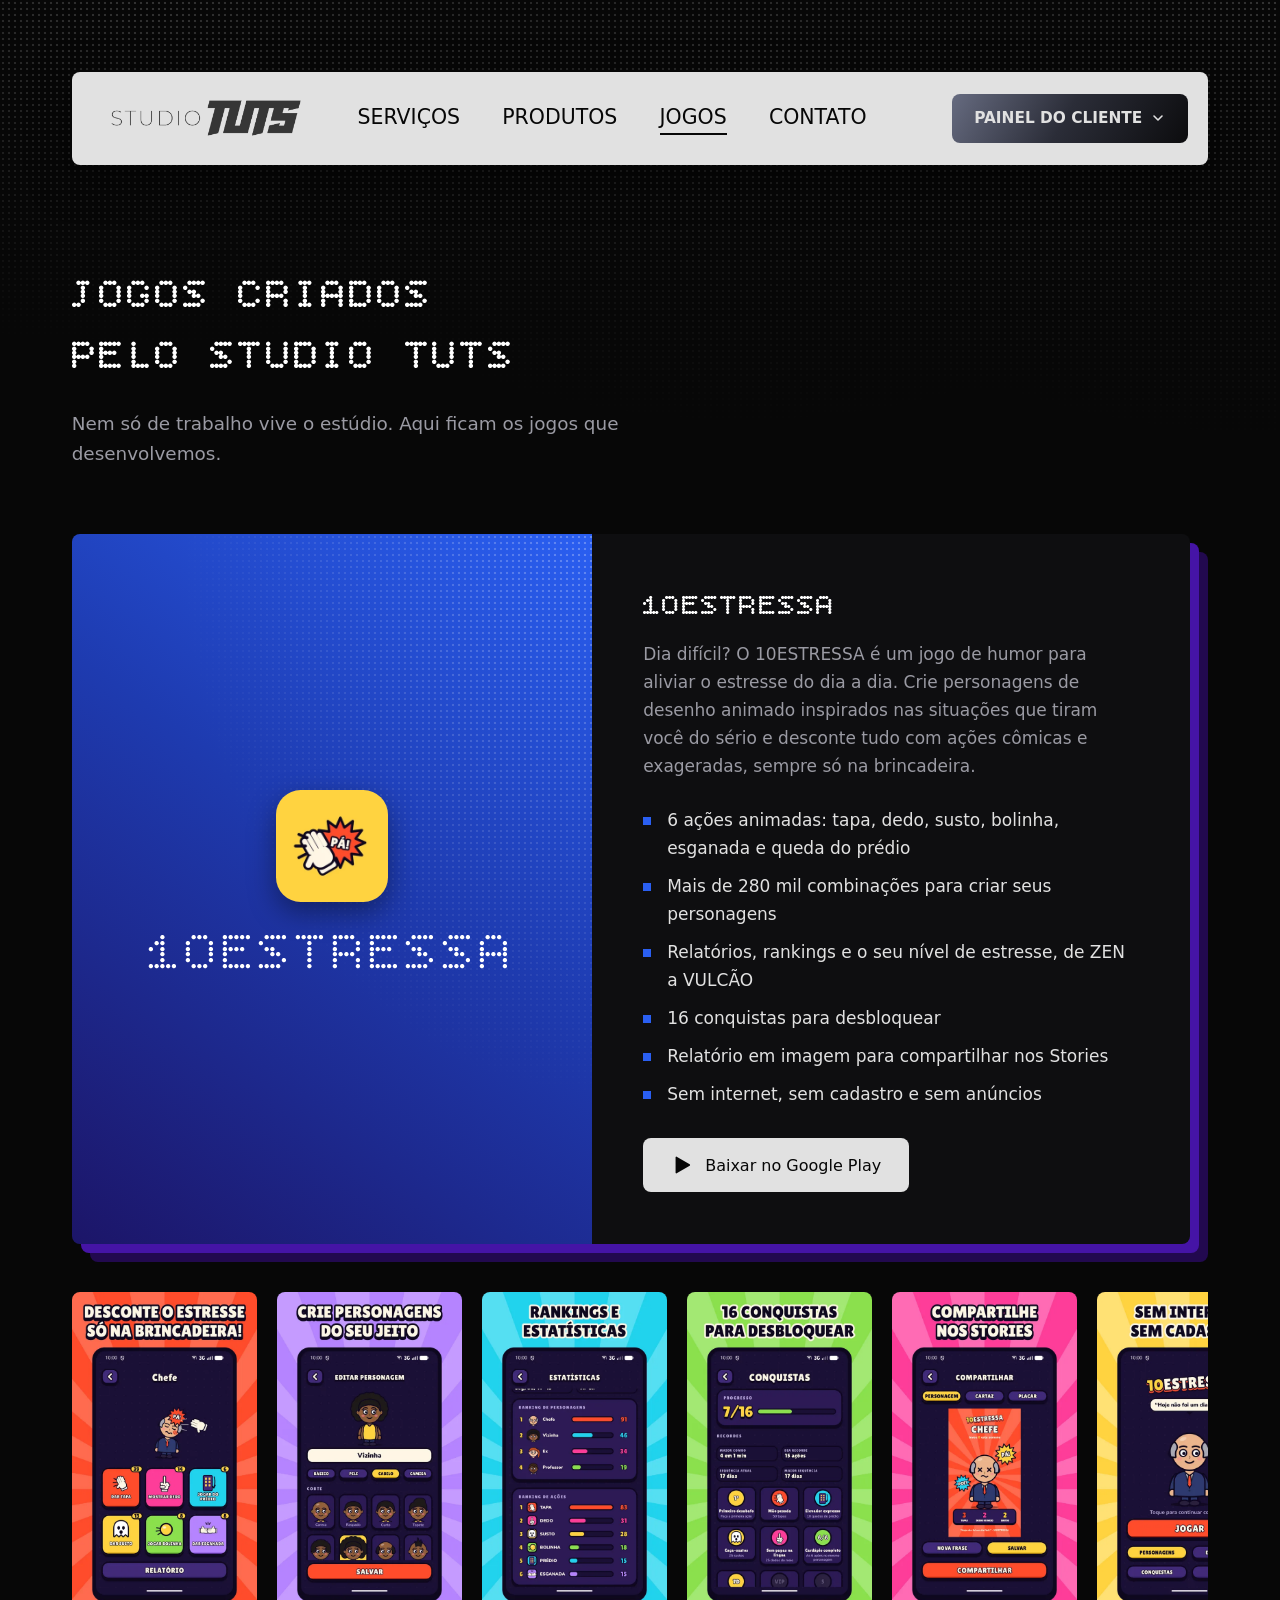
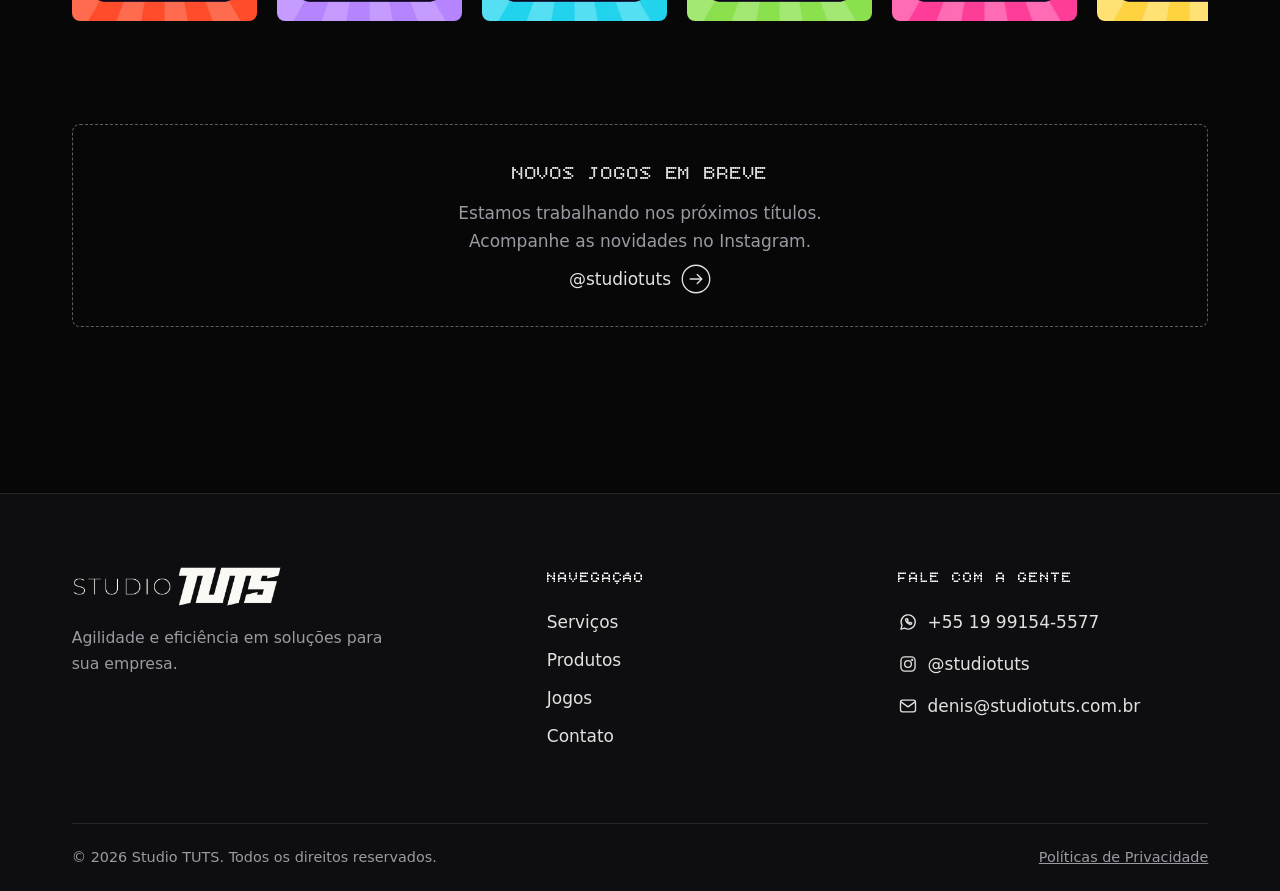
<file: jogos.html>
<!DOCTYPE html>
<html lang="pt-BR">
<head>
  <meta charset="utf-8">
  <meta name="viewport" content="width=device-width, initial-scale=1">
  <title>10ESTRESSA e outros jogos | Studio TUTS</title>
  <meta name="description" content="Baixe o 10ESTRESSA na Google Play: crie personagens cartoon e desconte o estresse com tapas, sustos e bolinhas. Jogos do Studio TUTS.">
  <meta name="robots" content="index, follow, max-image-preview:large">
  <link rel="canonical" href="https://www.studiotuts.com.br/jogos.html">
  <meta name="author" content="Studio TUTS">
  <meta name="theme-color" content="#070707">
  <meta property="og:type" content="website">
  <meta property="og:locale" content="pt_BR">
  <meta property="og:site_name" content="Studio TUTS">
  <meta property="og:title" content="10ESTRESSA e outros jogos | Studio TUTS">
  <meta property="og:description" content="Baixe o 10ESTRESSA na Google Play: crie personagens cartoon e desconte o estresse com tapas, sustos e bolinhas. Jogos do Studio TUTS.">
  <meta property="og:url" content="https://www.studiotuts.com.br/jogos.html">
  <meta property="og:image" content="https://www.studiotuts.com.br/assets/img/og-image.jpg">
  <meta property="og:image:width" content="1200">
  <meta property="og:image:height" content="630">
  <meta property="og:image:alt" content="Studio TUTS: agilidade e eficiência em soluções para sua empresa.">
  <meta name="twitter:card" content="summary_large_image">
  <meta name="twitter:title" content="10ESTRESSA e outros jogos | Studio TUTS">
  <meta name="twitter:description" content="Baixe o 10ESTRESSA na Google Play: crie personagens cartoon e desconte o estresse com tapas, sustos e bolinhas. Jogos do Studio TUTS.">
  <meta name="twitter:image" content="https://www.studiotuts.com.br/assets/img/og-image.jpg">
  <link rel="icon" href="assets/img/favicon.png" type="image/png">
  <link rel="apple-touch-icon" href="assets/img/apple-touch-icon.png">
  <script type="application/ld+json">
{
 "@context": "https://schema.org",
 "@graph": [
  {
   "@type": "Organization",
   "@id": "https://www.studiotuts.com.br/#organizacao",
   "name": "Studio TUTS",
   "url": "https://www.studiotuts.com.br/",
   "logo": "https://www.studiotuts.com.br/assets/img/apple-touch-icon.png",
   "image": "https://www.studiotuts.com.br/assets/img/og-image.jpg",
   "email": "denis@studiotuts.com.br",
   "telephone": "+55-19-99154-5577",
   "taxID": "68.117.094/0001-17",
   "description": "Criação de sites e biosites, sistemas para pequenas empresas, identidade visual e edição de conteúdo e vídeo para Instagram.",
   "areaServed": {
    "@type": "Country",
    "name": "Brasil"
   },
   "sameAs": [
    "https://www.instagram.com/studiotuts/"
   ],
   "contactPoint": {
    "@type": "ContactPoint",
    "contactType": "customer service",
    "telephone": "+55-19-99154-5577",
    "email": "denis@studiotuts.com.br",
    "availableLanguage": "Portuguese"
   }
  },
  {
   "@type": "WebSite",
   "@id": "https://www.studiotuts.com.br/#site",
   "url": "https://www.studiotuts.com.br/",
   "name": "Studio TUTS",
   "inLanguage": "pt-BR",
   "publisher": {
    "@id": "https://www.studiotuts.com.br/#organizacao"
   }
  },
  {
   "@type": "MobileApplication",
   "name": "10ESTRESSA: Desconta Aqui",
   "applicationCategory": "GameApplication",
   "operatingSystem": "Android",
   "description": "Jogo de humor para aliviar o estresse: crie personagens cartoon e desconte tudo com tapas, sustos e bolinhas.",
   "url": "https://www.studiotuts.com.br/jogos.html",
   "installUrl": "https://play.google.com/store/apps/details?id=com.tuts.dezestressa",
   "image": "https://www.studiotuts.com.br/assets/img/icone-10estressa.webp",
   "publisher": {
    "@id": "https://www.studiotuts.com.br/#organizacao"
   },
   "offers": {
    "@type": "Offer",
    "price": "0",
    "priceCurrency": "BRL"
   }
  }
 ]
}
  </script>
  <link rel="preconnect" href="https://api.fontshare.com">
  <link rel="preconnect" href="https://fonts.googleapis.com">
  <link rel="preconnect" href="https://fonts.gstatic.com" crossorigin>
  <link rel="stylesheet" href="https://api.fontshare.com/v2/css?f[]=poppins@300,400,500,600,700&amp;display=swap">
  <link rel="stylesheet" href="https://fonts.googleapis.com/css2?family=Bitcount+Grid+Single:wght@300..500&amp;display=swap">
  <link rel="stylesheet" href="assets/css/style.css">
  <script>document.documentElement.classList.add('js');</script>
</head>
<body>
  <a class="pular" href="#conteudo">Pular para o conteúdo</a>

  <header class="topo">
    <div class="container">
      <nav class="nav" aria-label="Principal">
        <a class="nav-logo" href="index.html" aria-label="Studio TUTS — início">
          <img src="assets/img/logo-escuro.webp" alt="Studio TUTS" width="1373" height="269">
        </a>
        <ul class="nav-links" id="menu">
          <li><a href="servicos.html">Serviços</a></li>
          <li><a href="produtos.html">Produtos</a></li>
          <li><a href="jogos.html" aria-current="page">Jogos</a></li>
          <li><a href="contato.html">Contato</a></li>
        </ul>
        <button class="nav-toggle" type="button" aria-expanded="false" aria-controls="menu" aria-label="Abrir menu"><svg viewBox="0 0 24 24" fill="none" stroke="currentColor" stroke-width="2" stroke-linecap="round" aria-hidden="true"><path d="M4 7h16M4 12h16M4 17h16"/></svg></button>
        <details class="nav-painel">
          <summary class="nav-login">Painel do cliente<svg class="seta-painel" viewBox="0 0 24 24" fill="none" stroke="currentColor" stroke-width="2.4" stroke-linecap="round" stroke-linejoin="round" aria-hidden="true"><path d="M6 9l6 6 6-6"/></svg></summary>
          <ul class="painel-menu" aria-label="Escolha o produto">
            <li><a href="https://vex.studiotuts.com.br"><img src="assets/img/icone-tuts-vex.webp" alt="" width="32" height="32">TUTS VEX</a></li>
          </ul>
        </details>
      </nav>
    </div>
  </header>

  <main id="conteudo">
    <section class="container cabecalho">
      <h1 class="pixel">Jogos criados pelo Studio TUTS</h1>
      <p>Nem só de trabalho vive o estúdio. Aqui ficam os jogos que desenvolvemos.</p>
    </section>

    <section class="container">
      <article class="destaque revelar" id="10estressa">
        <div class="destaque-capa"><img class="icone" src="assets/img/icone-10estressa.webp" alt="Ícone do 10ESTRESSA" width="256" height="256" loading="lazy"><span>10ESTRESSA</span></div>
        <div class="destaque-corpo">
          <h2 class="pixel">10ESTRESSA</h2>
          <p>Dia difícil? O 10ESTRESSA é um jogo de humor para aliviar o estresse do dia a dia. Crie personagens de desenho animado inspirados nas situações que tiram você do sério e desconte tudo com ações cômicas e exageradas, sempre só na brincadeira.</p>
          <ul class="itens">
            <li>6 ações animadas: tapa, dedo, susto, bolinha, esganada e queda do prédio</li>
            <li>Mais de 280 mil combinações para criar seus personagens</li>
            <li>Relatórios, rankings e o seu nível de estresse, de ZEN a VULCÃO</li>
            <li>16 conquistas para desbloquear</li>
            <li>Relatório em imagem para compartilhar nos Stories</li>
            <li>Sem internet, sem cadastro e sem anúncios</li>
          </ul>
          <a class="btn btn-claro" href="https://play.google.com/store/apps/details?id=com.tuts.dezestressa" target="_blank" rel="noopener"><svg viewBox="0 0 24 24" fill="currentColor" aria-hidden="true"><path d="M5 3.6v16.8a.8.8 0 0 0 1.2.7l14.2-8.4a.8.8 0 0 0 0-1.4L6.2 2.9A.8.8 0 0 0 5 3.6z"/></svg>Baixar no Google Play</a>
        </div>
      </article>

      <ul class="galeria revelar" aria-label="Capturas de tela do 10ESTRESSA">
        <li><img src="assets/img/10estressa-1.webp" alt="Tela de ações: desconte o estresse só na brincadeira" width="540" height="960" loading="lazy"></li>
        <li><img src="assets/img/10estressa-2.webp" alt="Editor de personagens" width="540" height="960" loading="lazy"></li>
        <li><img src="assets/img/10estressa-3.webp" alt="Rankings e estatísticas" width="540" height="960" loading="lazy"></li>
        <li><img src="assets/img/10estressa-4.webp" alt="16 conquistas para desbloquear" width="540" height="960" loading="lazy"></li>
        <li><img src="assets/img/10estressa-5.webp" alt="Compartilhamento nos Stories" width="540" height="960" loading="lazy"></li>
        <li><img src="assets/img/10estressa-6.webp" alt="Tela inicial: sem internet, sem cadastro" width="540" height="960" loading="lazy"></li>
      </ul>
    </section>

    <section class="secao container revelar">
      <div class="vazio">
        <strong>Novos jogos em breve</strong>
        <p>Estamos trabalhando nos próximos títulos. Acompanhe as novidades no Instagram.</p>
        <a class="link-seta" href="https://www.instagram.com/studiotuts/" target="_blank" rel="noopener">@studiotuts <svg class="seta" viewBox="0 0 36 36" fill="none" stroke="currentColor" stroke-width="1.6" stroke-linecap="round" stroke-linejoin="round" aria-hidden="true"><circle cx="18" cy="18" r="16.5"/><path d="M11 18h14M19.5 12.5 25 18l-5.5 5.5"/></svg></a>
      </div>
    </section>
  </main>

  <footer class="rodape">
    <div class="container">
      <div class="rodape-grade">
        <div>
          <img class="rodape-logo" src="assets/img/logo-claro.webp" alt="Studio TUTS" width="1373" height="269" loading="lazy">
          <p>Agilidade e eficiência em soluções para sua empresa.</p>
        </div>
        <div>
          <h2>Navegação</h2>
          <ul>
            <li><a href="servicos.html">Serviços</a></li>
            <li><a href="produtos.html">Produtos</a></li>
            <li><a href="jogos.html">Jogos</a></li>
            <li><a href="contato.html">Contato</a></li>
          </ul>
        </div>
        <div>
          <h2>Fale com a gente</h2>
          <ul>
            <li><a href="https://wa.me/5519991545577?text=Ol%C3%A1%2C%20Studio%20TUTS%21%20Gostaria%20de%20conversar%20sobre%20um%20projeto." target="_blank" rel="noopener"><svg viewBox="0 0 24 24" fill="none" stroke="currentColor" stroke-width="1.6" stroke-linecap="round" stroke-linejoin="round" aria-hidden="true"><path d="M3.5 20.5l1.3-4.4A8.5 8.5 0 1 1 8 19.3z"/><path d="M9 8.5c0 3.5 3 6.5 6.5 6.5l1-1.6-2-1.1-.9.9c-1-.4-1.9-1.3-2.3-2.3l.9-.9L11 8z"/></svg>+55 19 99154-5577</a></li>
            <li><a href="https://www.instagram.com/studiotuts/" target="_blank" rel="noopener"><svg viewBox="0 0 24 24" fill="none" stroke="currentColor" stroke-width="1.6" stroke-linecap="round" stroke-linejoin="round" aria-hidden="true"><rect x="3.5" y="3.5" width="17" height="17" rx="4.5"/><circle cx="12" cy="12" r="4"/><circle cx="17" cy="7" r=".6" fill="currentColor"/></svg>@studiotuts</a></li>
            <li><a href="mailto:denis@studiotuts.com.br"><svg viewBox="0 0 24 24" fill="none" stroke="currentColor" stroke-width="1.6" stroke-linecap="round" stroke-linejoin="round" aria-hidden="true"><rect x="3" y="5" width="18" height="14" rx="2.5"/><path d="m3.5 7 8.5 6 8.5-6"/></svg>denis@studiotuts.com.br</a></li>
          </ul>
        </div>
      </div>
      <div class="rodape-base">
        <span>© <span id="ano">2026</span> Studio TUTS. Todos os direitos reservados.</span>
        <a href="privacidade.html">Políticas de Privacidade</a>
      </div>
    </div>
  </footer>

  <a class="whats-fixo" href="https://wa.me/5519991545577?text=Ol%C3%A1%2C%20Studio%20TUTS%21%20Gostaria%20de%20conversar%20sobre%20um%20projeto." target="_blank" rel="noopener" aria-label="Conversar com o Studio TUTS no WhatsApp"><svg viewBox="0 0 24 24" fill="none" stroke="currentColor" stroke-width="1.6" stroke-linecap="round" stroke-linejoin="round" aria-hidden="true"><path d="M3.5 20.5l1.3-4.4A8.5 8.5 0 1 1 8 19.3z"/><path d="M9 8.5c0 3.5 3 6.5 6.5 6.5l1-1.6-2-1.1-.9.9c-1-.4-1.9-1.3-2.3-2.3l.9-.9L11 8z"/></svg></a>

  <script src="assets/js/main.js" defer></script>
</body>
</html>
</file>
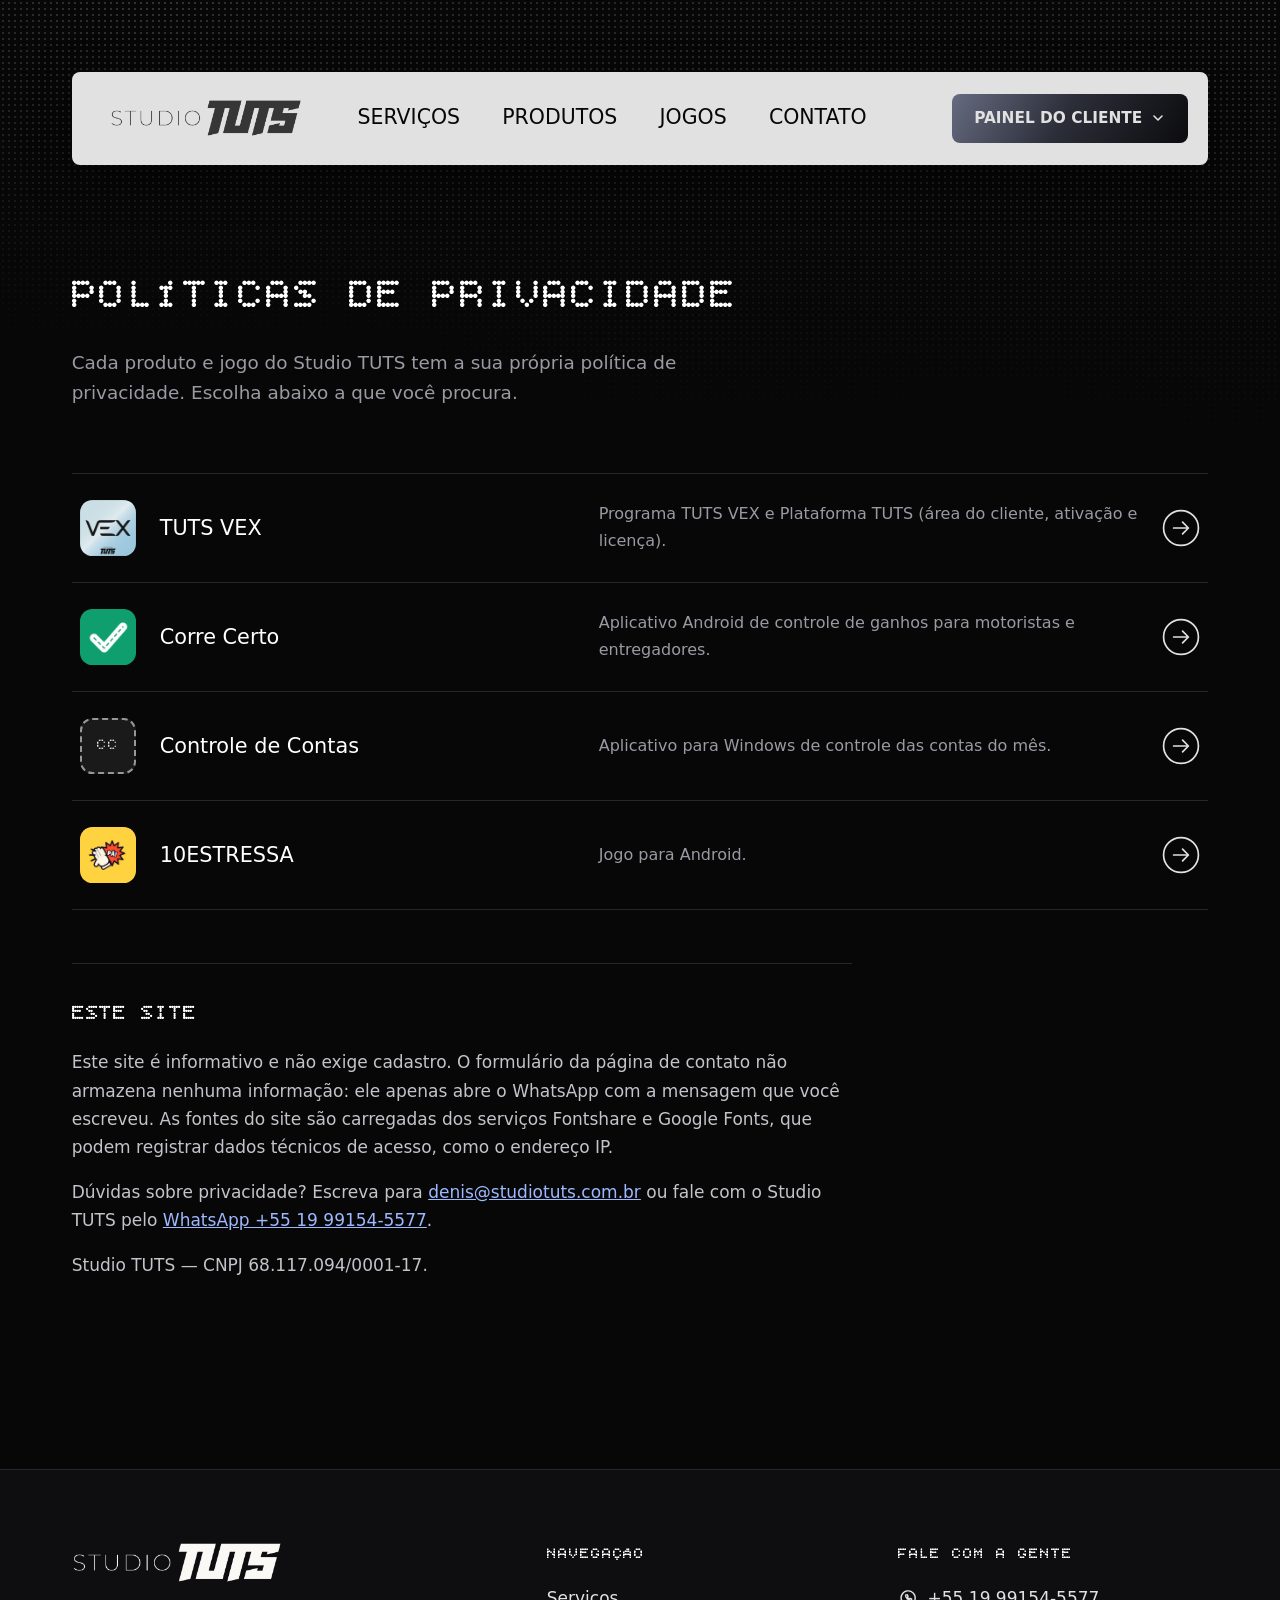
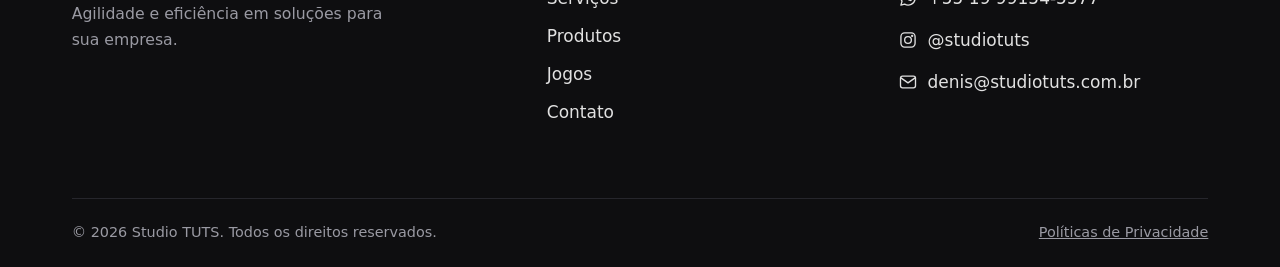
<file: privacidade.html>
<!DOCTYPE html>
<html lang="pt-BR">
<head>
  <meta charset="utf-8">
  <meta name="viewport" content="width=device-width, initial-scale=1">
  <title>Políticas de Privacidade | Studio TUTS</title>
  <meta name="description" content="Políticas de privacidade do TUTS VEX, do Corre Certo, do Controle de Contas, do 10ESTRESSA e do site do Studio TUTS.">
  <meta name="robots" content="index, follow, max-image-preview:large">
  <link rel="canonical" href="https://www.studiotuts.com.br/privacidade.html">
  <meta name="author" content="Studio TUTS">
  <meta name="theme-color" content="#070707">
  <meta property="og:type" content="website">
  <meta property="og:locale" content="pt_BR">
  <meta property="og:site_name" content="Studio TUTS">
  <meta property="og:title" content="Políticas de Privacidade | Studio TUTS">
  <meta property="og:description" content="Políticas de privacidade do TUTS VEX, do Corre Certo, do Controle de Contas, do 10ESTRESSA e do site do Studio TUTS.">
  <meta property="og:url" content="https://www.studiotuts.com.br/privacidade.html">
  <meta property="og:image" content="https://www.studiotuts.com.br/assets/img/og-image.jpg">
  <meta property="og:image:width" content="1200">
  <meta property="og:image:height" content="630">
  <meta property="og:image:alt" content="Studio TUTS: agilidade e eficiência em soluções para sua empresa.">
  <meta name="twitter:card" content="summary_large_image">
  <meta name="twitter:title" content="Políticas de Privacidade | Studio TUTS">
  <meta name="twitter:description" content="Políticas de privacidade do TUTS VEX, do Corre Certo, do Controle de Contas, do 10ESTRESSA e do site do Studio TUTS.">
  <meta name="twitter:image" content="https://www.studiotuts.com.br/assets/img/og-image.jpg">
  <link rel="icon" href="assets/img/favicon.png" type="image/png">
  <link rel="apple-touch-icon" href="assets/img/apple-touch-icon.png">
  <script type="application/ld+json">
{
 "@context": "https://schema.org",
 "@graph": [
  {
   "@type": "Organization",
   "@id": "https://www.studiotuts.com.br/#organizacao",
   "name": "Studio TUTS",
   "url": "https://www.studiotuts.com.br/",
   "logo": "https://www.studiotuts.com.br/assets/img/apple-touch-icon.png",
   "image": "https://www.studiotuts.com.br/assets/img/og-image.jpg",
   "email": "denis@studiotuts.com.br",
   "telephone": "+55-19-99154-5577",
   "taxID": "68.117.094/0001-17",
   "description": "Criação de sites e biosites, sistemas para pequenas empresas, identidade visual e edição de conteúdo e vídeo para Instagram.",
   "areaServed": {
    "@type": "Country",
    "name": "Brasil"
   },
   "sameAs": [
    "https://www.instagram.com/studiotuts/"
   ],
   "contactPoint": {
    "@type": "ContactPoint",
    "contactType": "customer service",
    "telephone": "+55-19-99154-5577",
    "email": "denis@studiotuts.com.br",
    "availableLanguage": "Portuguese"
   }
  },
  {
   "@type": "WebSite",
   "@id": "https://www.studiotuts.com.br/#site",
   "url": "https://www.studiotuts.com.br/",
   "name": "Studio TUTS",
   "inLanguage": "pt-BR",
   "publisher": {
    "@id": "https://www.studiotuts.com.br/#organizacao"
   }
  }
 ]
}
  </script>
  <link rel="preconnect" href="https://api.fontshare.com">
  <link rel="preconnect" href="https://fonts.googleapis.com">
  <link rel="preconnect" href="https://fonts.gstatic.com" crossorigin>
  <link rel="stylesheet" href="https://api.fontshare.com/v2/css?f[]=poppins@300,400,500,600,700&amp;display=swap">
  <link rel="stylesheet" href="https://fonts.googleapis.com/css2?family=Bitcount+Grid+Single:wght@300..500&amp;display=swap">
  <link rel="stylesheet" href="assets/css/style.css">
  <script>document.documentElement.classList.add('js');</script>
</head>
<body>
  <a class="pular" href="#conteudo">Pular para o conteúdo</a>

  <header class="topo">
    <div class="container">
      <nav class="nav" aria-label="Principal">
        <a class="nav-logo" href="index.html" aria-label="Studio TUTS — início">
          <img src="assets/img/logo-escuro.webp" alt="Studio TUTS" width="1373" height="269">
        </a>
        <ul class="nav-links" id="menu">
          <li><a href="servicos.html">Serviços</a></li>
          <li><a href="produtos.html">Produtos</a></li>
          <li><a href="jogos.html">Jogos</a></li>
          <li><a href="contato.html">Contato</a></li>
        </ul>
        <button class="nav-toggle" type="button" aria-expanded="false" aria-controls="menu" aria-label="Abrir menu"><svg viewBox="0 0 24 24" fill="none" stroke="currentColor" stroke-width="2" stroke-linecap="round" aria-hidden="true"><path d="M4 7h16M4 12h16M4 17h16"/></svg></button>
        <details class="nav-painel">
          <summary class="nav-login">Painel do cliente<svg class="seta-painel" viewBox="0 0 24 24" fill="none" stroke="currentColor" stroke-width="2.4" stroke-linecap="round" stroke-linejoin="round" aria-hidden="true"><path d="M6 9l6 6 6-6"/></svg></summary>
          <ul class="painel-menu" aria-label="Escolha o produto">
            <li><a href="https://vex.studiotuts.com.br"><img src="assets/img/icone-tuts-vex.webp" alt="" width="32" height="32">TUTS VEX</a></li>
          </ul>
        </details>
      </nav>
    </div>
  </header>

  <main id="conteudo">
    <section class="container cabecalho">
      <h1 class="pixel">Políticas de Privacidade</h1>
      <p>Cada produto e jogo do Studio TUTS tem a sua própria política de privacidade. Escolha abaixo a que você procura.</p>
    </section>

    <section class="container">
      <ul class="lista politicas">
        <li><a href="#tuts-vex" data-politica="tuts-vex" aria-haspopup="dialog">
          <img class="icone" src="assets/img/icone-tuts-vex.webp" alt="" width="256" height="256" loading="lazy">
          <h3>TUTS VEX</h3>
          <p>Programa TUTS VEX e Plataforma TUTS (área do cliente, ativação e licença).</p>
          <svg class="seta" viewBox="0 0 36 36" fill="none" stroke="currentColor" stroke-width="1.6" stroke-linecap="round" stroke-linejoin="round" aria-hidden="true"><circle cx="18" cy="18" r="16.5"/><path d="M11 18h14M19.5 12.5 25 18l-5.5 5.5"/></svg>
        </a></li>
        <li><a href="#corre-certo" data-politica="corre-certo" aria-haspopup="dialog">
          <img class="icone" src="assets/img/icone-corre-certo.webp" alt="" width="256" height="256" loading="lazy">
          <h3>Corre Certo</h3>
          <p>Aplicativo Android de controle de ganhos para motoristas e entregadores.</p>
          <svg class="seta" viewBox="0 0 36 36" fill="none" stroke="currentColor" stroke-width="1.6" stroke-linecap="round" stroke-linejoin="round" aria-hidden="true"><circle cx="18" cy="18" r="16.5"/><path d="M11 18h14M19.5 12.5 25 18l-5.5 5.5"/></svg>
        </a></li>
        <li><a href="#controle-de-contas" data-politica="controle-de-contas" aria-haspopup="dialog">
          <div class="icone icone-vazio" aria-hidden="true">CC</div>
          <h3>Controle de Contas</h3>
          <p>Aplicativo para Windows de controle das contas do mês.</p>
          <svg class="seta" viewBox="0 0 36 36" fill="none" stroke="currentColor" stroke-width="1.6" stroke-linecap="round" stroke-linejoin="round" aria-hidden="true"><circle cx="18" cy="18" r="16.5"/><path d="M11 18h14M19.5 12.5 25 18l-5.5 5.5"/></svg>
        </a></li>
        <li><a href="#10estressa" data-politica="10estressa" aria-haspopup="dialog">
          <img class="icone" src="assets/img/icone-10estressa.webp" alt="" width="256" height="256" loading="lazy">
          <h3>10ESTRESSA</h3>
          <p>Jogo para Android.</p>
          <svg class="seta" viewBox="0 0 36 36" fill="none" stroke="currentColor" stroke-width="1.6" stroke-linecap="round" stroke-linejoin="round" aria-hidden="true"><circle cx="18" cy="18" r="16.5"/><path d="M11 18h14M19.5 12.5 25 18l-5.5 5.5"/></svg>
        </a></li>
      </ul>
    </section>

    <section class="container texto">
      <h2 id="site">Este site</h2>
      <p>Este site é informativo e não exige cadastro. O formulário da página de contato não armazena nenhuma informação: ele apenas abre o WhatsApp com a mensagem que você escreveu. As fontes do site são carregadas dos serviços Fontshare e Google Fonts, que podem registrar dados técnicos de acesso, como o endereço IP.</p>
      <p>Dúvidas sobre privacidade? Escreva para <a href="mailto:denis@studiotuts.com.br">denis@studiotuts.com.br</a> ou fale com o Studio TUTS pelo <a href="https://wa.me/5519991545577?text=Ol%C3%A1%2C%20Studio%20TUTS%21%20Tenho%20uma%20d%C3%BAvida%20sobre%20as%20Pol%C3%ADticas%20de%20Privacidade." target="_blank" rel="noopener">WhatsApp +55 19 99154-5577</a>.</p>
      <p>Studio TUTS — CNPJ 68.117.094/0001-17.</p>
    </section>

    <dialog class="modal" id="tuts-vex" aria-labelledby="titulo-tuts-vex">
      <div class="modal-topo">
        <img class="icone" src="assets/img/icone-tuts-vex.webp" alt="" width="256" height="256" loading="lazy">
        <div class="modal-titulos">
          <h2 id="titulo-tuts-vex">Política de Privacidade — TUTS VEX</h2>
          <p>Última atualização: 21/11/2026</p>
        </div>
        <button class="modal-fechar" type="button" data-fechar aria-label="Fechar"><svg viewBox="0 0 24 24" fill="none" stroke="currentColor" stroke-width="1.8" stroke-linecap="round" aria-hidden="true"><path d="M6 6l12 12M18 6 6 18"/></svg></button>
      </div>
      <div class="modal-corpo texto">
<p>Esta Política de Privacidade explica como o <strong>Studio TUTS</strong>, inscrito no CNPJ <strong>68.117.094/0001-17</strong> ("Studio TUTS", "nós"), trata dados pessoais no programa <strong>TUTS VEX</strong> (sistema de ponto de venda instalado no computador da loja) e na <strong>Plataforma TUTS</strong> (área do cliente e serviços on-line de ativação, licença, cobrança, backup na nuvem, sincronização entre os computadores da loja e relatórios), em conformidade com a Lei Geral de Proteção de Dados Pessoais (Lei nº 13.709/2018 — LGPD).</p>

<h3>1. Quem somos e como falar conosco</h3>
<ul>
  <li><strong>Controlador:</strong> Studio TUTS, CNPJ 68.117.094/0001-17.</li>
  <li><strong>Canal de privacidade (encarregado):</strong> Studio TUTS — e-mail <a href="mailto:denis@studiotuts.com.br">denis@studiotuts.com.br</a>.</li>
</ul>
<p>Por esse canal você pode tirar dúvidas e exercer os seus direitos (item 9).</p>

<h3>2. A quem esta política se aplica</h3>
<ul>
  <li><strong>Clientes da TUTS:</strong> empresas e pessoas que contratam o TUTS VEX, e as pessoas que elas cadastram para acessar a área do cliente.</li>
  <li><strong>Usuários do TUTS VEX:</strong> operadores, gerentes e administradores cadastrados pela loja no programa.</li>
  <li><strong>Consumidores das lojas:</strong> pessoas cadastradas pela loja no TUTS VEX (por exemplo, para vales ou promoções).</li>
</ul>

<h3>3. Dados da operação da loja</h3>
<p>O TUTS VEX funciona no computador da loja e <strong>guarda os dados da operação nesse computador</strong>, mesmo sem internet. Entre eles:</p>
<ul>
  <li>produtos, estoque, vendas, caixas, descontos, promoções e sorteios;</li>
  <li>usuários do programa (nome, nome de usuário e senha protegida por criptografia irreversível);</li>
  <li>clientes cadastrados pela loja (nome, CPF, telefone, e-mail, data de nascimento, endereço e observações);</li>
  <li>registro de auditoria das operações;</li>
  <li>cópias de segurança (backups) e arquivos exportados, gravados nas pastas escolhidas pela loja.</li>
</ul>
<p>Para o backup na nuvem, a sincronização entre os computadores e os relatórios na área do cliente, <strong>esses dados também são enviados aos nossos servidores</strong> (item 4.4).</p>
<p>A loja é a <strong>controladora</strong> dos dados dos seus consumidores e usuários. O Studio TUTS atua como <strong>operador</strong> desses dados: trata-os somente para prestar o serviço à loja, conforme as instruções dela (art. 39 da LGPD). A loja é responsável por informar os consumidores, obter as autorizações quando necessárias e proteger o computador, os backups locais e os arquivos exportados.</p>

<h3>4. Dados tratados pelo Studio TUTS</h3>
<h4>4.1 Cadastro do cliente e das lojas</h4>
<ul>
  <li><strong>Cliente:</strong> razão social ou nome, nome fantasia, CNPJ ou CPF, e-mail, telefone, endereço e observações internas.</li>
  <li><strong>Lojas:</strong> nome, CNPJ, telefone, endereço, plano contratado, datas de teste grátis e de vencimento, liberações e cancelamentos, com o motivo.</li>
  <li><strong>Finalidade:</strong> prestar o serviço contratado, liberar o uso do programa, controlar o período de teste e os vencimentos, cobrar a mensalidade e atender o cliente.</li>
  <li><strong>Base legal:</strong> execução de contrato (art. 7º, V, da LGPD).</li>
</ul>
<h4>4.2 Acesso à área do cliente</h4>
<ul>
  <li><strong>Dados:</strong> nome, e-mail, senha (guardada somente de forma protegida por criptografia irreversível), data do último acesso e endereço IP das sessões.</li>
  <li><strong>Finalidade:</strong> permitir o acesso com segurança e prevenir fraudes.</li>
  <li><strong>Base legal:</strong> execução de contrato e legítimo interesse na segurança do serviço (art. 7º, V e IX).</li>
</ul>
<h4>4.3 Ativação e licença do TUTS VEX</h4>
<p>Ao ativar o programa e quando ele confere a licença (uma vez por dia, quando há internet, ou quando a loja clica em "Verificar agora"), são enviados aos nossos servidores:</p>
<ul>
  <li>um identificador aleatório do computador, criado pelo próprio programa (não é número de série nem dado do equipamento);</li>
  <li>o nome dado ao computador pela loja (ex.: "Caixa 1");</li>
  <li>a versão do programa;</li>
  <li>o endereço IP da conexão e a data e hora da verificação.</li>
</ul>
<ul>
  <li><strong>Finalidade:</strong> emitir e renovar a licença, mostrar ao cliente os computadores ativados e permitir desativar um computador (por exemplo, em caso de roubo).</li>
  <li><strong>Base legal:</strong> execução de contrato e legítimo interesse na prevenção de uso indevido.</li>
</ul>
<h4>4.4 Backup na nuvem, sincronização e relatórios</h4>
<ul>
  <li><strong>Backup na nuvem:</strong> depois de cada fechamento de caixa e às 21h, o TUTS VEX envia uma cópia completa dos dados do computador (item 3). A cópia é <strong>criptografada com uma chave própria de cada loja</strong>, guardada separadamente dos arquivos.</li>
  <li><strong>Sincronização:</strong> os computadores da loja enviam ao servidor as alterações feitas em produtos, estoque, clientes, vouchers, promoções, sorteios, usuários e perfis (com a senha já protegida), vendas, caixas e registro de auditoria. O servidor repassa essas alterações somente aos outros computadores ativados <strong>da mesma loja</strong>.</li>
  <li><strong>Relatórios:</strong> os dados sincronizados são usados para mostrar os relatórios da loja na área do cliente.</li>
  <li><strong>Finalidade:</strong> permitir recuperar os dados em caso de perda ou troca de computador, manter os computadores da loja com os mesmos dados e mostrar os relatórios.</li>
  <li><strong>Papel e base legal:</strong> tratamento feito por conta da loja, como operador (art. 39 da LGPD), para executar o contrato com ela. A equipe do Studio TUTS não consulta esses dados, exceto quando a própria loja pedir (por exemplo, em um atendimento), para restaurar um backup ou por obrigação legal.</li>
</ul>
<h4>4.5 Registro de atividades (auditoria)</h4>
<p>Registramos as ações feitas na Plataforma TUTS: quem fez, o quê, quando, o endereço IP e o motivo informado.</p>
<ul>
  <li><strong>Finalidade:</strong> segurança, prevenção de fraudes e comprovação das ações tomadas.</li>
  <li><strong>Base legal:</strong> legítimo interesse e exercício regular de direitos (art. 7º, VI e IX).</li>
</ul>
<h4>4.6 O que não fazemos</h4>
<ul>
  <li>Não vendemos nem alugamos dados pessoais.</li>
  <li>Não usamos os dados para publicidade.</li>
  <li>A Plataforma TUTS não usa cookies de rastreamento nem ferramentas de análise de navegação. O acesso fica guardado apenas na aba aberta do navegador e é apagado ao fechá-la.</li>
</ul>

<h3>5. Com quem compartilhamos</h3>
<p>Compartilhamos dados somente com os fornecedores necessários para o funcionamento do serviço, que agem conforme as nossas instruções:</p>
<ul>
  <li><strong>Hospedagem da Plataforma TUTS:</strong> Fly.io, Inc. (Estados Unidos). Os servidores ficam na região de <strong>São Paulo (Brasil)</strong>.</li>
  <li><strong>Banco de dados:</strong> Neon (Estados Unidos), com servidores da Amazon Web Services na região de <strong>São Paulo (Brasil)</strong>.</li>
  <li><strong>Arquivos de backup na nuvem:</strong> Tigris Data, Inc. (Estados Unidos), armazenamento integrado ao Fly.io. Recebe os backups já <strong>criptografados</strong>.</li>
  <li><strong>Cobrança:</strong> Asaas Gestão Financeira S.A. (Brasil), para emitir boletos, Pix e cobranças por cartão. São compartilhados os dados de cobrança do cliente: nome, CNPJ ou CPF, e-mail, telefone, endereço e valores.</li>
  <li><strong>Download do programa e das atualizações:</strong> GitHub, Inc. (Estados Unidos), que recebe o endereço IP de quem baixa o instalador ou uma atualização.</li>
</ul>
<p>Também podemos compartilhar dados quando exigido por lei, por ordem judicial ou por autoridade competente.</p>
<p><strong>Transferência internacional:</strong> os servidores e o banco de dados ficam no Brasil, e os arquivos de backup podem ser armazenados também fora do Brasil, sempre criptografados. Alguns fornecedores acima são empresas estrangeiras e podem acessá-los para prestar o serviço (por exemplo, em suporte técnico). Essas transferências seguem o art. 33 da LGPD e as cláusulas contratuais de proteção de dados desses fornecedores.</p>

<h3>6. Como protegemos os dados</h3>
<ul>
  <li>Comunicação sempre criptografada (HTTPS).</li>
  <li>Senhas guardadas apenas de forma protegida (criptografia irreversível); nem a equipe da TUTS consegue vê-las.</li>
  <li>Separação dos dados de cada cliente no próprio banco de dados, para que um cliente não acesse dados de outro.</li>
  <li>Acesso administrativo com verificação em duas etapas.</li>
  <li>Licenças assinadas digitalmente e registro de auditoria que não pode ser alterado.</li>
  <li>Backups na nuvem criptografados com chave própria de cada loja.</li>
  <li>Sincronização e backups aceitos somente de computadores ativados da própria loja; um computador desativado deixa de enviar e de receber dados.</li>
  <li>Cópias de segurança automáticas do banco de dados, com possibilidade de restauração para qualquer momento dos últimos 7 dias.</li>
</ul>
<p>Nenhum sistema é totalmente imune a incidentes. Se ocorrer um incidente que possa causar risco ou dano relevante, comunicaremos os titulares afetados e a Autoridade Nacional de Proteção de Dados (ANPD), conforme a lei.</p>

<h3>7. Bloqueio por falta de pagamento</h3>
<p>Se a mensalidade não for paga dentro do prazo de tolerância, o TUTS VEX bloqueia apenas novas vendas. <strong>Os dados da loja nunca são apagados por falta de pagamento.</strong> Continuam disponíveis no computador para consulta, relatórios, exportação e backup.</p>

<h3>8. Por quanto tempo guardamos</h3>
<ul>
  <li><strong>Dados do cliente, das lojas e dos acessos:</strong> enquanto o contrato estiver ativo e, depois do cancelamento, pelo prazo exigido pela legislação para cumprir obrigações legais e fiscais e para defesa em eventuais processos.</li>
  <li><strong>Registros de acesso (data, hora e IP):</strong> no mínimo <strong>6 meses</strong>, conforme o Marco Civil da Internet (Lei nº 12.965/2014, art. 15).</li>
  <li><strong>Backups na nuvem:</strong> os dos últimos 30 dias e mais um por mês, pelos últimos 12 meses; os mais antigos são apagados automaticamente.</li>
  <li><strong>Dados da loja na nuvem (sincronização e backups) depois do cancelamento:</strong> não são apagados automaticamente, para que a loja possa voltar ou recuperar os seus dados. A loja pode pedir a eliminação pelo canal de privacidade (item 1), ressalvado o que a lei obrigar a guardar.</li>
  <li><strong>Dados no computador da loja:</strong> ficam sob controle da própria loja, que decide por quanto tempo mantê-los.</li>
</ul>
<p>Depois desses prazos, os dados são apagados ou tornados anônimos.</p>

<h3>9. Seus direitos</h3>
<p>Conforme o art. 18 da LGPD, você pode pedir:</p>
<ul>
  <li>confirmação de que tratamos seus dados e acesso a eles;</li>
  <li>correção de dados incompletos, inexatos ou desatualizados;</li>
  <li>anonimização, bloqueio ou eliminação de dados desnecessários ou tratados em desacordo com a lei;</li>
  <li>portabilidade dos dados;</li>
  <li>informação sobre com quem compartilhamos seus dados;</li>
  <li>revisão de decisões tomadas unicamente com base em tratamento automatizado.</li>
</ul>
<p>Para exercer esses direitos, escreva para <a href="mailto:denis@studiotuts.com.br">denis@studiotuts.com.br</a>. Poderemos pedir informações para confirmar a sua identidade. Você também pode apresentar reclamação à ANPD (<a href="https://www.gov.br/anpd" target="_blank" rel="noopener">www.gov.br/anpd</a>).</p>
<p><strong>Consumidores das lojas:</strong> os dados cadastrados no TUTS VEX são controlados pela loja, mesmo quando enviados à nuvem para backup e sincronização. Nesse caso, o pedido deve ser feito diretamente à loja, e o Studio TUTS a ajuda a atendê-lo.</p>

<h3>10. Alterações desta política</h3>
<p>Esta política pode ser atualizada, por exemplo quando lançarmos novos recursos. A data da última atualização aparece no início do texto. Mudanças relevantes serão avisadas aos clientes por e-mail ou na área do cliente <strong>antes</strong> de entrarem em vigor.</p>

<h3>11. Legislação e foro</h3>
<p>Esta política segue as leis brasileiras. Fica eleito o foro do domicílio do titular dos dados quando se tratar de relação de consumo e, nos demais casos, o foro da sede do Studio TUTS.</p>
</div>
      <div class="modal-base">
        <button class="btn btn-contorno" type="button" data-copiar><svg viewBox="0 0 24 24" fill="none" stroke="currentColor" stroke-width="1.6" stroke-linecap="round" stroke-linejoin="round" aria-hidden="true"><path d="M10 14a4.5 4.5 0 0 0 6.4 0l3-3a4.5 4.5 0 0 0-6.4-6.4l-1 1"/><path d="M14 10a4.5 4.5 0 0 0-6.4 0l-3 3a4.5 4.5 0 0 0 6.4 6.4l1-1"/></svg><span>Copiar link</span></button>
        <button class="btn btn-claro" type="button" data-fechar>Fechar</button>
      </div>
    </dialog>

    <dialog class="modal" id="corre-certo" aria-labelledby="titulo-corre-certo">
      <div class="modal-topo">
        <img class="icone" src="assets/img/icone-corre-certo.webp" alt="" width="256" height="256" loading="lazy">
        <div class="modal-titulos">
          <h2 id="titulo-corre-certo">Política de Privacidade — Corre Certo</h2>
          <p>Última atualização: 21/11/2026</p>
        </div>
        <button class="modal-fechar" type="button" data-fechar aria-label="Fechar"><svg viewBox="0 0 24 24" fill="none" stroke="currentColor" stroke-width="1.8" stroke-linecap="round" aria-hidden="true"><path d="M6 6l12 12M18 6 6 18"/></svg></button>
      </div>
      <div class="modal-corpo texto">
<p>O <strong>Corre Certo</strong> é um aplicativo do <strong>Studio TUTS</strong> (CNPJ 68.117.094/0001-17) para quem trabalha com aplicativos de entrega e transporte controlar ganhos, despesas, horas e quilometragem. Esta política explica quais dados o aplicativo usa, para quê e como você pode controlá-los, conforme a Lei Geral de Proteção de Dados (Lei nº 13.709/2018 — LGPD).</p>

<h3>1. Dados que você registra no aplicativo</h3>
<p>Ganhos por plataforma, despesas, quilometragem do veículo, horários de início e fim do dia de trabalho, metas e observações que você mesmo digita.</p>
<ul>
  <li><strong>Sem conta:</strong> esses dados ficam <strong>somente no seu celular</strong>. Nós não temos acesso a eles. Se você desinstalar o aplicativo, limpar os dados dele ou trocar de celular, eles serão perdidos.</li>
  <li><strong>Com conta Google:</strong> uma cópia é guardada em nossos servidores para que você não os perca e possa usá-los em outro celular. O envio acontece quando você fecha o dia, corrige ou exclui um dia, abre o aplicativo ou quando a internet volta.</li>
</ul>

<h3>2. Dados da conta Google (opcional)</h3>
<p>Se você escolher "Entrar com Google", recebemos do Google o seu <strong>nome, e-mail, foto de perfil</strong> e um <strong>identificador da conta</strong>. Usamos esses dados apenas para identificar a sua conta e mostrar quem está conectado. Não recebemos nem guardamos a sua senha do Google.</p>

<h3>3. Anúncios</h3>
<p>O aplicativo é gratuito e exibe anúncios do <strong>Google AdMob</strong> em alguns momentos (ao fechar o dia, ao terminar de corrigir um dia e ao exportar um relatório). Para isso, o Google pode coletar dados do aparelho, como o <strong>ID de publicidade</strong>, o endereço IP (que pode indicar a localização aproximada), interações com os anúncios e informações técnicas do aparelho. Esses dados são tratados pelo Google conforme a política dele: <a href="https://policies.google.com/technologies/partner-sites" target="_blank" rel="noopener">policies.google.com/technologies/partner-sites</a>. Quando a lei exigir, o aplicativo pede o seu consentimento antes de mostrar anúncios personalizados. Você pode redefinir o ID de publicidade nas configurações do Android. <strong>Os seus dados financeiros nunca são usados nem compartilhados para anúncios.</strong></p>

<h3>4. Para que usamos os dados</h3>
<div class="tabela"><table>
  <tr><th>Dado</th><th>Finalidade</th><th>Base legal (LGPD)</th></tr>
  <tr><td>Registros de trabalho (ganhos, despesas, km, horários)</td><td>Funcionamento do app e cópia na nuvem, se você tiver conta</td><td>Execução do serviço que você pediu (art. 7º, V)</td></tr>
  <tr><td>Nome, e-mail, foto e identificador Google</td><td>Identificar a sua conta</td><td>Execução do serviço (art. 7º, V)</td></tr>
  <tr><td>ID de publicidade e dados técnicos (Google AdMob)</td><td>Exibir anúncios que mantêm o app gratuito</td><td>Legítimo interesse e, quando exigido, consentimento (art. 7º, IX e I)</td></tr>
</table></div>

<h3>5. Compartilhamento</h3>
<p>Não vendemos seus dados. Eles são tratados apenas por fornecedores necessários para o serviço funcionar:</p>
<ul>
  <li><strong>Fly.io</strong> (servidor do aplicativo, região São Paulo) e <strong>Neon</strong> (banco de dados, região São Paulo) — guardam a cópia dos seus dados quando você tem conta;</li>
  <li><strong>Google</strong> — login com Google e anúncios (AdMob).</li>
</ul>

<h3>6. Segurança e retenção</h3>
<p>A comunicação com nossos servidores é criptografada (HTTPS). Cada conta só acessa os próprios dados. Os dados ficam guardados enquanto a sua conta existir. Ao excluir a conta, todos os dados dela são apagados dos nossos servidores imediatamente.</p>

<h3>7. Seus direitos e como excluir a conta</h3>
<p>Você pode, a qualquer momento: confirmar e acessar seus dados (no próprio aplicativo), corrigir qualquer registro, exportar relatórios (Excel, CSV, PDF) e excluir sua conta.</p>
<ul>
  <li><strong>Excluir a conta pelo aplicativo:</strong> Perfil → Excluir minha conta. A conta e todos os dados na nuvem são apagados.</li>
  <li><strong>Sem acesso ao aplicativo:</strong> envie um e-mail para <a href="mailto:denis@studiotuts.com.br">denis@studiotuts.com.br</a> a partir do e-mail da conta Google usada, com o assunto "Excluir conta Corre Certo". Excluímos em até 15 dias e confirmamos por e-mail.</li>
</ul>

<h3>8. Crianças</h3>
<p>O aplicativo é destinado a maiores de 18 anos e não coleta intencionalmente dados de crianças ou adolescentes.</p>

<h3>9. Contato</h3>
<p>Dúvidas sobre esta política ou sobre seus dados: <a href="mailto:denis@studiotuts.com.br">denis@studiotuts.com.br</a>. Encarregado pelo tratamento de dados (DPO): o próprio Studio TUTS.</p>

<h3>10. Mudanças nesta política</h3>
<p>Se esta política mudar, a nova versão será publicada neste endereço com a data de atualização, e mudanças importantes serão avisadas no aplicativo.</p>
</div>
      <div class="modal-base">
        <button class="btn btn-contorno" type="button" data-copiar><svg viewBox="0 0 24 24" fill="none" stroke="currentColor" stroke-width="1.6" stroke-linecap="round" stroke-linejoin="round" aria-hidden="true"><path d="M10 14a4.5 4.5 0 0 0 6.4 0l3-3a4.5 4.5 0 0 0-6.4-6.4l-1 1"/><path d="M14 10a4.5 4.5 0 0 0-6.4 0l-3 3a4.5 4.5 0 0 0 6.4 6.4l1-1"/></svg><span>Copiar link</span></button>
        <button class="btn btn-claro" type="button" data-fechar>Fechar</button>
      </div>
    </dialog>

    <dialog class="modal" id="controle-de-contas" aria-labelledby="titulo-controle-de-contas">
      <div class="modal-topo">
        <div class="icone icone-vazio" aria-hidden="true">CC</div>
        <div class="modal-titulos">
          <h2 id="titulo-controle-de-contas">Política de Privacidade — Controle de Contas</h2>
          <p>Última atualização: 21/11/2026</p>
        </div>
        <button class="modal-fechar" type="button" data-fechar aria-label="Fechar"><svg viewBox="0 0 24 24" fill="none" stroke="currentColor" stroke-width="1.8" stroke-linecap="round" aria-hidden="true"><path d="M6 6l12 12M18 6 6 18"/></svg></button>
      </div>
      <div class="modal-corpo texto">
<p>Esta política explica como o aplicativo <strong>Controle de Contas</strong> ("app"), desenvolvido pelo <strong>Studio TUTS</strong> (CNPJ 68.117.094/0001-17), trata as informações de quem o utiliza, conforme a Lei Geral de Proteção de Dados (Lei nº 13.709/2018 — LGPD).</p>

<h3>Resumo</h3>
<p><strong>O Controle de Contas não coleta, não envia e não compartilha nenhum dado pessoal.</strong> O app funciona totalmente sem internet, no seu computador, e não tem cadastro, login, anúncios nem ferramentas de análise ou rastreamento.</p>

<h3>1. Informações armazenadas no seu computador</h3>
<p>Para funcionar, o app guarda <strong>somente no seu computador</strong>:</p>
<ul>
  <li>as contas que você cadastra (nome, categoria, valor, vencimento, situação, data de pagamento e observações);</li>
  <li>as categorias e as cores escolhidas por você;</li>
  <li>cópias de segurança automáticas, criadas antes de uma restauração de backup.</li>
</ul>
<p>Esses dados ficam em um arquivo na pasta de dados do aplicativo no Windows (<code>%APPDATA%\Controle de Contas</code>). Eles nunca são enviados ao Studio TUTS nem a terceiros. Desinstalar o app não apaga esse arquivo: para removê-lo, apague a pasta de dados.</p>

<h3>2. Exportação e backup</h3>
<p>As funções <em>Exportar</em> (Excel ou CSV) e <em>Fazer backup</em> criam arquivos com os seus dados, salvos no local que <strong>você</strong> escolher. O app não envia esses arquivos para lugar nenhum por conta própria. A função <em>Restaurar backup</em> apenas lê o arquivo que você selecionar.</p>

<h3>3. Segurança</h3>
<p>Como os dados ficam no seu computador, a proteção deles depende também de você: mantenha o computador protegido por senha e guarde os arquivos de backup e de exportação em local seguro.</p>

<h3>4. Crianças</h3>
<p>O Controle de Contas não é direcionado a crianças e não coleta dados de nenhum usuário, de qualquer idade.</p>

<h3>5. Seus direitos (LGPD)</h3>
<p>Como nenhum dado pessoal é coletado ou tratado pelo Studio TUTS, não mantemos dados seus em nossos sistemas. Você tem controle total sobre as informações guardadas no seu computador e pode corrigi-las ou apagá-las a qualquer momento.</p>

<h3>6. Alterações nesta política</h3>
<p>Se esta política mudar, a nova versão será publicada nesta mesma página, com a data de atualização.</p>

<h3>7. Contato</h3>
<p>Dúvidas sobre esta política: <a href="mailto:denis@studiotuts.com.br">denis@studiotuts.com.br</a>.</p>
</div>
      <div class="modal-base">
        <button class="btn btn-contorno" type="button" data-copiar><svg viewBox="0 0 24 24" fill="none" stroke="currentColor" stroke-width="1.6" stroke-linecap="round" stroke-linejoin="round" aria-hidden="true"><path d="M10 14a4.5 4.5 0 0 0 6.4 0l3-3a4.5 4.5 0 0 0-6.4-6.4l-1 1"/><path d="M14 10a4.5 4.5 0 0 0-6.4 0l-3 3a4.5 4.5 0 0 0 6.4 6.4l1-1"/></svg><span>Copiar link</span></button>
        <button class="btn btn-claro" type="button" data-fechar>Fechar</button>
      </div>
    </dialog>

    <dialog class="modal" id="10estressa" aria-labelledby="titulo-10estressa">
      <div class="modal-topo">
        <img class="icone" src="assets/img/icone-10estressa.webp" alt="" width="256" height="256" loading="lazy">
        <div class="modal-titulos">
          <h2 id="titulo-10estressa">Política de Privacidade — 10ESTRESSA</h2>
          <p>Última atualização: 21/11/2026</p>
        </div>
        <button class="modal-fechar" type="button" data-fechar aria-label="Fechar"><svg viewBox="0 0 24 24" fill="none" stroke="currentColor" stroke-width="1.8" stroke-linecap="round" aria-hidden="true"><path d="M6 6l12 12M18 6 6 18"/></svg></button>
      </div>
      <div class="modal-corpo texto">
<p>Esta política explica como o aplicativo <strong>10ESTRESSA</strong> ("app"), desenvolvido pelo <strong>Studio TUTS</strong> (CNPJ 68.117.094/0001-17), trata as informações de quem o utiliza.</p>

<h3>Resumo</h3>
<p><strong>O 10ESTRESSA não coleta, não envia e não compartilha nenhum dado pessoal.</strong> O app funciona totalmente sem internet, não tem cadastro, login, anúncios nem ferramentas de análise ou rastreamento.</p>

<h3>1. Informações armazenadas no seu aparelho</h3>
<p>Para funcionar, o app guarda <strong>somente no seu celular</strong>:</p>
<ul>
  <li>os personagens que você cria (nome e aparência escolhidos por você);</li>
  <li>o histórico das ações realizadas no jogo (tipo de ação, data e hora);</li>
  <li>as conquistas desbloqueadas;</li>
  <li>suas preferências (som, vibração e frases).</li>
</ul>
<p>Essas informações nunca são enviadas ao Studio TUTS nem a terceiros. Elas são apagadas quando você exclui um personagem ou desinstala o app.</p>
<p>Os personagens são fictícios. Recomendamos não usar nomes completos ou informações que identifiquem pessoas reais.</p>

<h3>2. Backup</h3>
<p>A função <em>Exportar backup</em> cria um arquivo com os dados acima, salvo no local que <strong>você</strong> escolher (por exemplo, a pasta Downloads ou um serviço de nuvem seu). O app não envia esse arquivo para lugar nenhum por conta própria. A função <em>Importar backup</em> apenas lê o arquivo que você selecionar.</p>

<h3>3. Imagens para compartilhar</h3>
<p>Quando você toca em <em>Compartilhar</em>, o app gera uma imagem com o seu relatório e abre o menu de compartilhamento do Android. O envio é feito pelo aplicativo que <strong>você</strong> escolher (por exemplo, Instagram ou WhatsApp) e passa a seguir a política de privacidade desse aplicativo. Ao tocar em <em>Salvar</em>, a imagem é gravada na galeria do seu aparelho.</p>

<h3>4. Permissões</h3>
<ul>
  <li><strong>Vibração:</strong> para o retorno tátil dos botões e das ações.</li>
  <li><strong>Armazenamento (apenas Android 8 e 9):</strong> para salvar as imagens na galeria, somente quando você toca em <em>Salvar</em>.</li>
</ul>
<p>O app não acessa internet, localização, câmera, microfone, contatos ou qualquer outra informação do aparelho.</p>

<h3>5. Crianças</h3>
<p>O 10ESTRESSA não é direcionado a crianças e não coleta dados de nenhum usuário, de qualquer idade.</p>

<h3>6. Seus direitos (LGPD)</h3>
<p>Como nenhum dado pessoal é coletado ou tratado pelo Studio TUTS, não mantemos dados seus em nossos sistemas. Você tem controle total sobre as informações guardadas no seu aparelho e pode apagá-las a qualquer momento excluindo os personagens ou desinstalando o app.</p>

<h3>7. Alterações nesta política</h3>
<p>Se esta política mudar, a nova versão será publicada nesta mesma página, com a data de atualização.</p>

<h3>8. Contato</h3>
<p>Dúvidas sobre esta política: <a href="mailto:denis@studiotuts.com.br">denis@studiotuts.com.br</a>.</p>
</div>
      <div class="modal-base">
        <button class="btn btn-contorno" type="button" data-copiar><svg viewBox="0 0 24 24" fill="none" stroke="currentColor" stroke-width="1.6" stroke-linecap="round" stroke-linejoin="round" aria-hidden="true"><path d="M10 14a4.5 4.5 0 0 0 6.4 0l3-3a4.5 4.5 0 0 0-6.4-6.4l-1 1"/><path d="M14 10a4.5 4.5 0 0 0-6.4 0l-3 3a4.5 4.5 0 0 0 6.4 6.4l1-1"/></svg><span>Copiar link</span></button>
        <button class="btn btn-claro" type="button" data-fechar>Fechar</button>
      </div>
    </dialog>
  </main>

  <footer class="rodape">
    <div class="container">
      <div class="rodape-grade">
        <div>
          <img class="rodape-logo" src="assets/img/logo-claro.webp" alt="Studio TUTS" width="1373" height="269" loading="lazy">
          <p>Agilidade e eficiência em soluções para sua empresa.</p>
        </div>
        <div>
          <h2>Navegação</h2>
          <ul>
            <li><a href="servicos.html">Serviços</a></li>
            <li><a href="produtos.html">Produtos</a></li>
            <li><a href="jogos.html">Jogos</a></li>
            <li><a href="contato.html">Contato</a></li>
          </ul>
        </div>
        <div>
          <h2>Fale com a gente</h2>
          <ul>
            <li><a href="https://wa.me/5519991545577?text=Ol%C3%A1%2C%20Studio%20TUTS%21%20Gostaria%20de%20conversar%20sobre%20um%20projeto." target="_blank" rel="noopener"><svg viewBox="0 0 24 24" fill="none" stroke="currentColor" stroke-width="1.6" stroke-linecap="round" stroke-linejoin="round" aria-hidden="true"><path d="M3.5 20.5l1.3-4.4A8.5 8.5 0 1 1 8 19.3z"/><path d="M9 8.5c0 3.5 3 6.5 6.5 6.5l1-1.6-2-1.1-.9.9c-1-.4-1.9-1.3-2.3-2.3l.9-.9L11 8z"/></svg>+55 19 99154-5577</a></li>
            <li><a href="https://www.instagram.com/studiotuts/" target="_blank" rel="noopener"><svg viewBox="0 0 24 24" fill="none" stroke="currentColor" stroke-width="1.6" stroke-linecap="round" stroke-linejoin="round" aria-hidden="true"><rect x="3.5" y="3.5" width="17" height="17" rx="4.5"/><circle cx="12" cy="12" r="4"/><circle cx="17" cy="7" r=".6" fill="currentColor"/></svg>@studiotuts</a></li>
            <li><a href="mailto:denis@studiotuts.com.br"><svg viewBox="0 0 24 24" fill="none" stroke="currentColor" stroke-width="1.6" stroke-linecap="round" stroke-linejoin="round" aria-hidden="true"><rect x="3" y="5" width="18" height="14" rx="2.5"/><path d="m3.5 7 8.5 6 8.5-6"/></svg>denis@studiotuts.com.br</a></li>
          </ul>
        </div>
      </div>
      <div class="rodape-base">
        <span>© <span id="ano">2026</span> Studio TUTS. Todos os direitos reservados.</span>
        <a href="privacidade.html">Políticas de Privacidade</a>
      </div>
    </div>
  </footer>

  <a class="whats-fixo" href="https://wa.me/5519991545577?text=Ol%C3%A1%2C%20Studio%20TUTS%21%20Gostaria%20de%20conversar%20sobre%20um%20projeto." target="_blank" rel="noopener" aria-label="Conversar com o Studio TUTS no WhatsApp"><svg viewBox="0 0 24 24" fill="none" stroke="currentColor" stroke-width="1.6" stroke-linecap="round" stroke-linejoin="round" aria-hidden="true"><path d="M3.5 20.5l1.3-4.4A8.5 8.5 0 1 1 8 19.3z"/><path d="M9 8.5c0 3.5 3 6.5 6.5 6.5l1-1.6-2-1.1-.9.9c-1-.4-1.9-1.3-2.3-2.3l.9-.9L11 8z"/></svg></a>

  <script src="assets/js/main.js" defer></script>
</body>
</html>
</file>
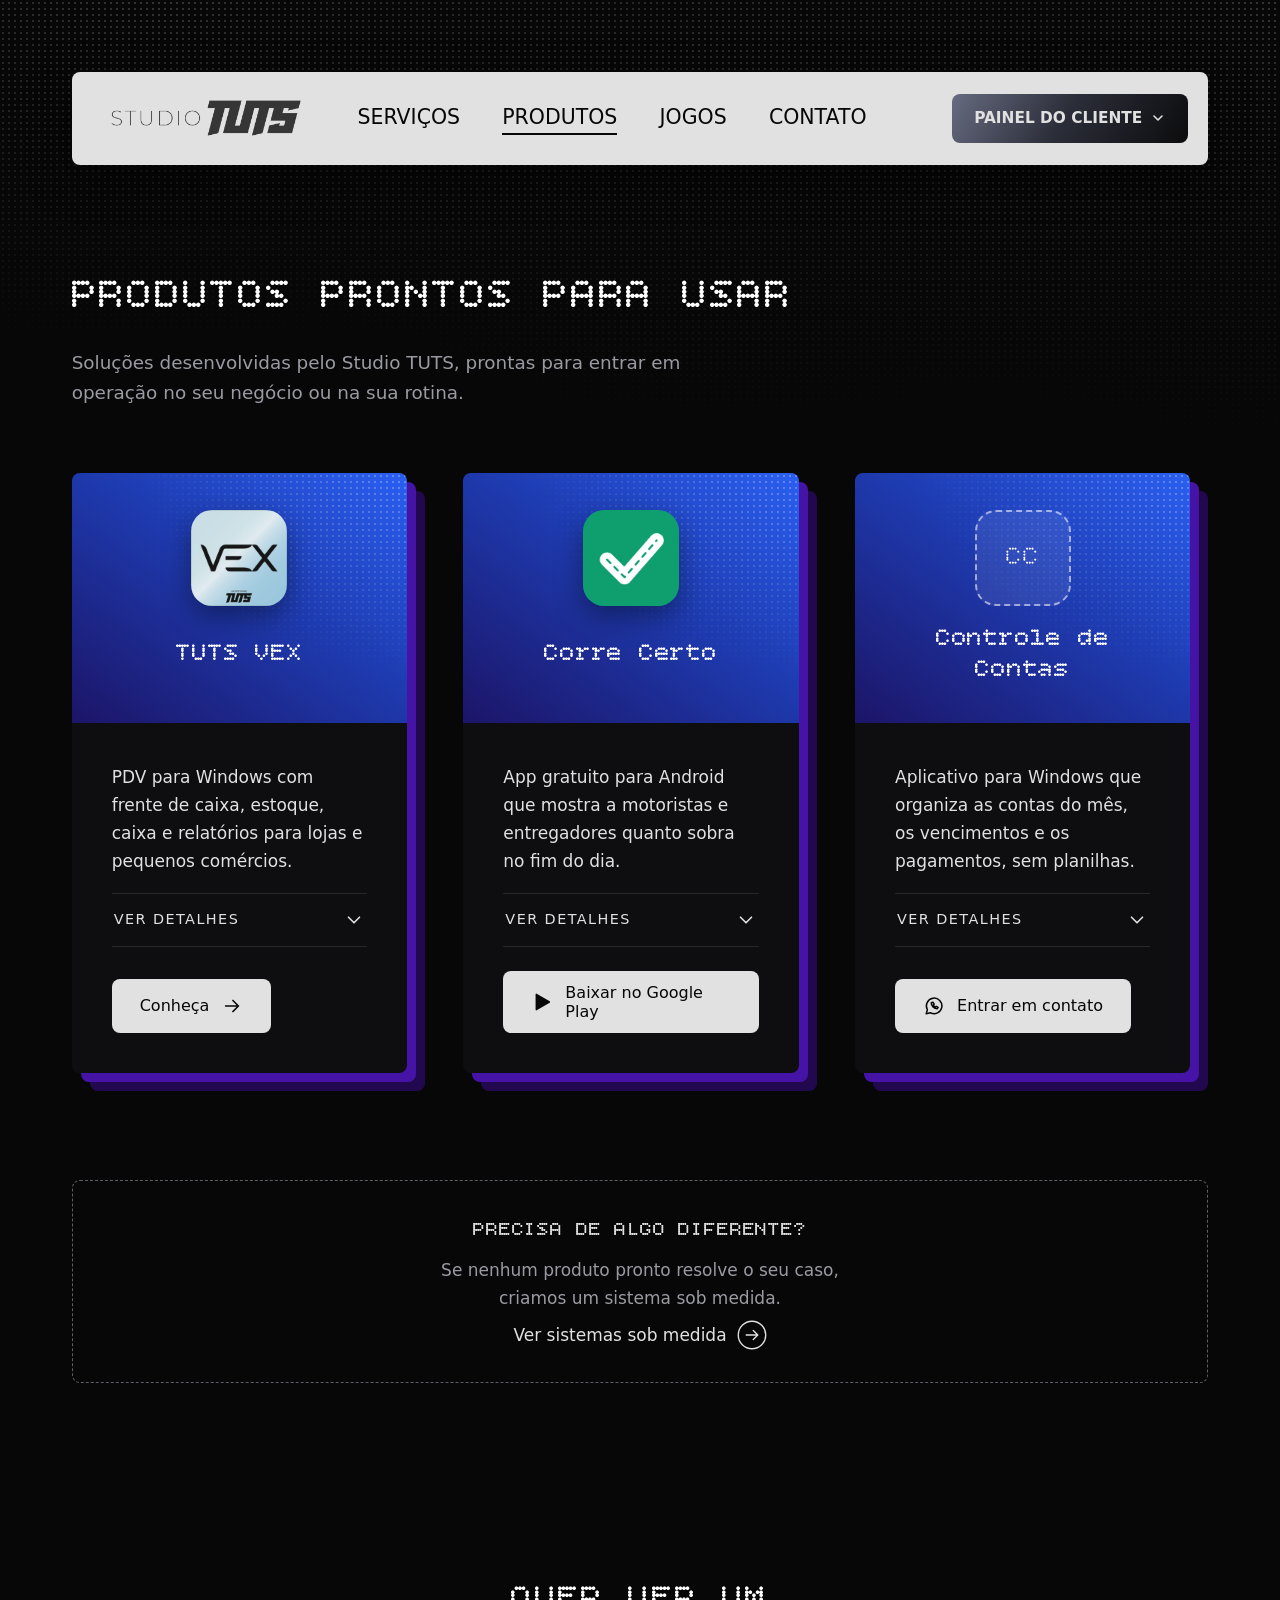
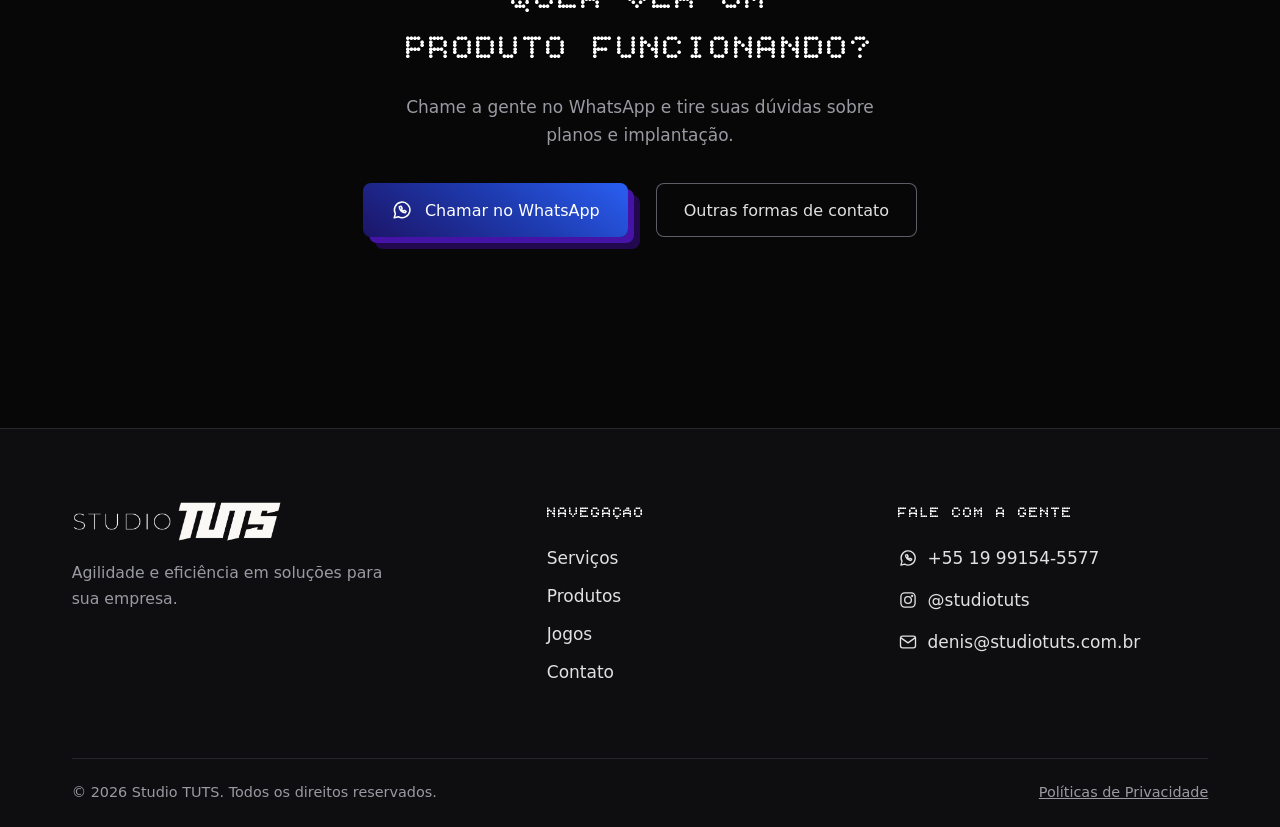
<file: produtos.html>
<!DOCTYPE html>
<html lang="pt-BR">
<head>
  <meta charset="utf-8">
  <meta name="viewport" content="width=device-width, initial-scale=1">
  <title>Produtos: TUTS VEX, Corre Certo e mais | Studio TUTS</title>
  <meta name="description" content="TUTS VEX para lojas, app Corre Certo para motoristas e entregadores e Controle de Contas. Conheça os produtos prontos do Studio TUTS.">
  <meta name="robots" content="index, follow, max-image-preview:large">
  <link rel="canonical" href="https://www.studiotuts.com.br/produtos.html">
  <meta name="author" content="Studio TUTS">
  <meta name="theme-color" content="#070707">
  <meta property="og:type" content="website">
  <meta property="og:locale" content="pt_BR">
  <meta property="og:site_name" content="Studio TUTS">
  <meta property="og:title" content="Produtos: TUTS VEX, Corre Certo e mais | Studio TUTS">
  <meta property="og:description" content="TUTS VEX para lojas, app Corre Certo para motoristas e entregadores e Controle de Contas. Conheça os produtos prontos do Studio TUTS.">
  <meta property="og:url" content="https://www.studiotuts.com.br/produtos.html">
  <meta property="og:image" content="https://www.studiotuts.com.br/assets/img/og-image.jpg">
  <meta property="og:image:width" content="1200">
  <meta property="og:image:height" content="630">
  <meta property="og:image:alt" content="Studio TUTS: agilidade e eficiência em soluções para sua empresa.">
  <meta name="twitter:card" content="summary_large_image">
  <meta name="twitter:title" content="Produtos: TUTS VEX, Corre Certo e mais | Studio TUTS">
  <meta name="twitter:description" content="TUTS VEX para lojas, app Corre Certo para motoristas e entregadores e Controle de Contas. Conheça os produtos prontos do Studio TUTS.">
  <meta name="twitter:image" content="https://www.studiotuts.com.br/assets/img/og-image.jpg">
  <link rel="icon" href="assets/img/favicon.png" type="image/png">
  <link rel="apple-touch-icon" href="assets/img/apple-touch-icon.png">
  <script type="application/ld+json">
{
 "@context": "https://schema.org",
 "@graph": [
  {
   "@type": "Organization",
   "@id": "https://www.studiotuts.com.br/#organizacao",
   "name": "Studio TUTS",
   "url": "https://www.studiotuts.com.br/",
   "logo": "https://www.studiotuts.com.br/assets/img/apple-touch-icon.png",
   "image": "https://www.studiotuts.com.br/assets/img/og-image.jpg",
   "email": "denis@studiotuts.com.br",
   "telephone": "+55-19-99154-5577",
   "taxID": "68.117.094/0001-17",
   "description": "Criação de sites e biosites, sistemas para pequenas empresas, identidade visual e edição de conteúdo e vídeo para Instagram.",
   "areaServed": {
    "@type": "Country",
    "name": "Brasil"
   },
   "sameAs": [
    "https://www.instagram.com/studiotuts/"
   ],
   "contactPoint": {
    "@type": "ContactPoint",
    "contactType": "customer service",
    "telephone": "+55-19-99154-5577",
    "email": "denis@studiotuts.com.br",
    "availableLanguage": "Portuguese"
   }
  },
  {
   "@type": "WebSite",
   "@id": "https://www.studiotuts.com.br/#site",
   "url": "https://www.studiotuts.com.br/",
   "name": "Studio TUTS",
   "inLanguage": "pt-BR",
   "publisher": {
    "@id": "https://www.studiotuts.com.br/#organizacao"
   }
  },
  {
   "@type": "SoftwareApplication",
   "name": "TUTS VEX",
   "applicationCategory": "BusinessApplication",
   "operatingSystem": "Windows",
   "description": "Sistema de ponto de venda para lojas e pequenos comércios: frente de caixa, estoque, controle de caixa e relatórios.",
   "url": "https://www.studiotuts.com.br/tuts-vex.html",
   "image": "https://www.studiotuts.com.br/assets/img/icone-tuts-vex.webp",
   "publisher": {
    "@id": "https://www.studiotuts.com.br/#organizacao"
   }
  },
  {
   "@type": "MobileApplication",
   "name": "Corre Certo",
   "applicationCategory": "FinanceApplication",
   "operatingSystem": "Android",
   "description": "Controle de ganhos, despesas, horas e quilometragem para motoristas e entregadores de aplicativo.",
   "url": "https://www.studiotuts.com.br/produtos.html#corre-certo",
   "image": "https://www.studiotuts.com.br/assets/img/icone-corre-certo.webp",
   "publisher": {
    "@id": "https://www.studiotuts.com.br/#organizacao"
   }
  },
  {
   "@type": "SoftwareApplication",
   "name": "Controle de Contas",
   "applicationCategory": "FinanceApplication",
   "operatingSystem": "Windows",
   "description": "Aplicativo para organizar as contas do mês, os vencimentos e os pagamentos, sem planilhas.",
   "url": "https://www.studiotuts.com.br/produtos.html#controle-de-contas",
   "publisher": {
    "@id": "https://www.studiotuts.com.br/#organizacao"
   }
  }
 ]
}
  </script>
  <link rel="preconnect" href="https://api.fontshare.com">
  <link rel="preconnect" href="https://fonts.googleapis.com">
  <link rel="preconnect" href="https://fonts.gstatic.com" crossorigin>
  <link rel="stylesheet" href="https://api.fontshare.com/v2/css?f[]=poppins@300,400,500,600,700&amp;display=swap">
  <link rel="stylesheet" href="https://fonts.googleapis.com/css2?family=Bitcount+Grid+Single:wght@300..500&amp;display=swap">
  <link rel="stylesheet" href="assets/css/style.css">
  <script>document.documentElement.classList.add('js');</script>
</head>
<body>
  <a class="pular" href="#conteudo">Pular para o conteúdo</a>

  <header class="topo">
    <div class="container">
      <nav class="nav" aria-label="Principal">
        <a class="nav-logo" href="index.html" aria-label="Studio TUTS — início">
          <img src="assets/img/logo-escuro.webp" alt="Studio TUTS" width="1373" height="269">
        </a>
        <ul class="nav-links" id="menu">
          <li><a href="servicos.html">Serviços</a></li>
          <li><a href="produtos.html" aria-current="page">Produtos</a></li>
          <li><a href="jogos.html">Jogos</a></li>
          <li><a href="contato.html">Contato</a></li>
        </ul>
        <button class="nav-toggle" type="button" aria-expanded="false" aria-controls="menu" aria-label="Abrir menu"><svg viewBox="0 0 24 24" fill="none" stroke="currentColor" stroke-width="2" stroke-linecap="round" aria-hidden="true"><path d="M4 7h16M4 12h16M4 17h16"/></svg></button>
        <details class="nav-painel">
          <summary class="nav-login">Painel do cliente<svg class="seta-painel" viewBox="0 0 24 24" fill="none" stroke="currentColor" stroke-width="2.4" stroke-linecap="round" stroke-linejoin="round" aria-hidden="true"><path d="M6 9l6 6 6-6"/></svg></summary>
          <ul class="painel-menu" aria-label="Escolha o produto">
            <li><a href="https://vex.studiotuts.com.br"><img src="assets/img/icone-tuts-vex.webp" alt="" width="32" height="32">TUTS VEX</a></li>
          </ul>
        </details>
      </nav>
    </div>
  </header>

  <main id="conteudo">
    <section class="container cabecalho">
      <h1 class="pixel">Produtos prontos para usar</h1>
      <p>Soluções desenvolvidas pelo Studio TUTS, prontas para entrar em operação no seu negócio ou na sua rotina.</p>
    </section>

    <section class="container">
      <div class="grade-produtos">
        <article class="produto revelar" id="tuts-vex">
          <div class="destaque-capa"><img class="icone" src="assets/img/icone-tuts-vex.webp" alt="Ícone do TUTS VEX" width="256" height="256" loading="lazy"><h2>TUTS VEX</h2></div>
          <div class="produto-corpo">
            <p class="resumo">PDV para Windows com frente de caixa, estoque, caixa e relatórios para lojas e pequenos comércios.</p>
            <details class="detalhes">
              <summary>Ver detalhes <svg viewBox="0 0 24 24" fill="none" stroke="currentColor" stroke-width="1.8" stroke-linecap="round" stroke-linejoin="round" aria-hidden="true"><path d="m6 9 6 6 6-6"/></svg></summary>
              <div class="detalhes-conteudo">
                <p>O TUTS VEX é o sistema de ponto de venda do Studio TUTS. Instalado no computador da loja, ele cuida da venda no balcão, do caixa e do estoque, com cada funcionário acessando apenas o que o seu perfil permite.</p>
                <ul class="itens">
                <li>Frente de caixa com leitor de código de barras e atalhos de teclado</li>
                <li>Pagamento dividido em várias formas, com cálculo de troco</li>
                <li>Abertura e fechamento de caixa, retiradas e reforços</li>
                <li>Estoque com entradas, saídas e histórico de movimentações</li>
                <li>Usuários e perfis com permissões (gerente, vendedor, operador de caixa)</li>
                <li>Comprovante em impressora térmica de 58 ou 80 mm</li>
                <li>Relatórios em PDF e Excel e backup automático</li>
                </ul>
              </div>
            </details>
            <div class="produto-acoes">
              <a class="btn btn-claro" href="tuts-vex.html">Conheça<svg viewBox="0 0 24 24" fill="none" stroke="currentColor" stroke-width="1.8" stroke-linecap="round" stroke-linejoin="round" aria-hidden="true"><path d="M5 12h14M13 6l6 6-6 6"/></svg></a>
            </div>
          </div>
        </article>
        <article class="produto revelar" id="corre-certo">
          <div class="destaque-capa"><img class="icone" src="assets/img/icone-corre-certo.webp" alt="Ícone do Corre Certo" width="256" height="256" loading="lazy"><h2>Corre Certo</h2></div>
          <div class="produto-corpo">
            <p class="resumo">App gratuito para Android que mostra a motoristas e entregadores quanto sobra no fim do dia.</p>
            <details class="detalhes">
              <summary>Ver detalhes <svg viewBox="0 0 24 24" fill="none" stroke="currentColor" stroke-width="1.8" stroke-linecap="round" stroke-linejoin="round" aria-hidden="true"><path d="m6 9 6 6 6-6"/></svg></summary>
              <div class="detalhes-conteudo">
                <p>O Corre Certo é o aplicativo do Studio TUTS para quem trabalha com aplicativos de entrega e transporte. Comece o dia, lance ganhos e despesas em poucos toques e, ao fechar o dia, veja o seu lucro real, por km rodado e por hora trabalhada.</p>
                <ul class="itens">
                <li>Início e fechamento do dia com horário e quilometragem</li>
                <li>Ganhos por plataforma e despesas lançados em poucos toques</li>
                <li>Lucro do dia, lucro por km e lucro por hora</li>
                <li>Histórico do mês em gráfico e lista de dias</li>
                <li>Desempenho por plataforma, despesas e melhores dias da semana</li>
                <li>Meta do mês e tema claro ou escuro</li>
                <li>Relatórios em Excel, CSV e PDF</li>
                <li>Cópia na nuvem com a conta Google (opcional)</li>
                </ul>
              </div>
            </details>
            <div class="produto-acoes">
              <!-- TODO: colocar o link da Google Play quando o app for publicado -->
              <a class="btn btn-claro" href="#" target="_blank" rel="noopener"><svg viewBox="0 0 24 24" fill="currentColor" aria-hidden="true"><path d="M5 3.6v16.8a.8.8 0 0 0 1.2.7l14.2-8.4a.8.8 0 0 0 0-1.4L6.2 2.9A.8.8 0 0 0 5 3.6z"/></svg>Baixar no Google Play</a>
            </div>
          </div>
        </article>
        <article class="produto revelar" id="controle-de-contas">
          <div class="destaque-capa"><div class="icone icone-vazio" aria-hidden="true">CC</div><h2>Controle de Contas</h2></div>
          <div class="produto-corpo">
            <p class="resumo">Aplicativo para Windows que organiza as contas do mês, os vencimentos e os pagamentos, sem planilhas.</p>
            <details class="detalhes">
              <summary>Ver detalhes <svg viewBox="0 0 24 24" fill="none" stroke="currentColor" stroke-width="1.8" stroke-linecap="round" stroke-linejoin="round" aria-hidden="true"><path d="m6 9 6 6 6-6"/></svg></summary>
              <div class="detalhes-conteudo">
                <p>O Controle de Contas substitui a planilha das contas do mês. Cadastre suas contas, acompanhe os vencimentos, marque os pagamentos e veja os totais do mês em um painel simples.</p>
                <ul class="itens">
                <li>Painel do mês: total de contas, pago, pendente e vencidas</li>
                <li>Cores que avisam o que está vencido ou perto de vencer</li>
                <li>Total por categoria, com gráfico</li>
                <li>Duplicação das contas de um mês para o outro</li>
                <li>Exportação para Excel ou CSV e backup dos dados</li>
                <li>Funciona 100% offline, sem login: os dados ficam no seu computador</li>
                </ul>
              </div>
            </details>
            <div class="produto-acoes">
              <a class="btn btn-claro" href="https://wa.me/5519991545577?text=Ol%C3%A1%2C%20Studio%20TUTS%21%20Tenho%20interesse%20no%20Controle%20de%20Contas." target="_blank" rel="noopener"><svg viewBox="0 0 24 24" fill="none" stroke="currentColor" stroke-width="1.6" stroke-linecap="round" stroke-linejoin="round" aria-hidden="true"><path d="M3.5 20.5l1.3-4.4A8.5 8.5 0 1 1 8 19.3z"/><path d="M9 8.5c0 3.5 3 6.5 6.5 6.5l1-1.6-2-1.1-.9.9c-1-.4-1.9-1.3-2.3-2.3l.9-.9L11 8z"/></svg>Entrar em contato</a>
            </div>
          </div>
        </article>
      </div>
    </section>

    <section class="secao container revelar">
      <div class="vazio">
        <strong>Precisa de algo diferente?</strong>
        <p>Se nenhum produto pronto resolve o seu caso, criamos um sistema sob medida.</p>
        <a class="link-seta" href="servicos.html#sistemas">Ver sistemas sob medida <svg class="seta" viewBox="0 0 36 36" fill="none" stroke="currentColor" stroke-width="1.6" stroke-linecap="round" stroke-linejoin="round" aria-hidden="true"><circle cx="18" cy="18" r="16.5"/><path d="M11 18h14M19.5 12.5 25 18l-5.5 5.5"/></svg></a>
      </div>
    </section>

    <section class="chamada container revelar">
      <h2 class="pixel">Quer ver um produto funcionando?</h2>
      <p>Chame a gente no WhatsApp e tire suas dúvidas sobre planos e implantação.</p>
      <div class="acoes">
        <a class="btn btn-azul" href="https://wa.me/5519991545577?text=Ol%C3%A1%2C%20Studio%20TUTS%21%20Gostaria%20de%20conversar%20sobre%20um%20projeto." target="_blank" rel="noopener"><svg viewBox="0 0 24 24" fill="none" stroke="currentColor" stroke-width="1.6" stroke-linecap="round" stroke-linejoin="round" aria-hidden="true"><path d="M3.5 20.5l1.3-4.4A8.5 8.5 0 1 1 8 19.3z"/><path d="M9 8.5c0 3.5 3 6.5 6.5 6.5l1-1.6-2-1.1-.9.9c-1-.4-1.9-1.3-2.3-2.3l.9-.9L11 8z"/></svg>Chamar no WhatsApp</a>
        <a class="btn btn-contorno" href="contato.html">Outras formas de contato</a>
      </div>
    </section>
  </main>

  <footer class="rodape">
    <div class="container">
      <div class="rodape-grade">
        <div>
          <img class="rodape-logo" src="assets/img/logo-claro.webp" alt="Studio TUTS" width="1373" height="269" loading="lazy">
          <p>Agilidade e eficiência em soluções para sua empresa.</p>
        </div>
        <div>
          <h2>Navegação</h2>
          <ul>
            <li><a href="servicos.html">Serviços</a></li>
            <li><a href="produtos.html">Produtos</a></li>
            <li><a href="jogos.html">Jogos</a></li>
            <li><a href="contato.html">Contato</a></li>
          </ul>
        </div>
        <div>
          <h2>Fale com a gente</h2>
          <ul>
            <li><a href="https://wa.me/5519991545577?text=Ol%C3%A1%2C%20Studio%20TUTS%21%20Gostaria%20de%20conversar%20sobre%20um%20projeto." target="_blank" rel="noopener"><svg viewBox="0 0 24 24" fill="none" stroke="currentColor" stroke-width="1.6" stroke-linecap="round" stroke-linejoin="round" aria-hidden="true"><path d="M3.5 20.5l1.3-4.4A8.5 8.5 0 1 1 8 19.3z"/><path d="M9 8.5c0 3.5 3 6.5 6.5 6.5l1-1.6-2-1.1-.9.9c-1-.4-1.9-1.3-2.3-2.3l.9-.9L11 8z"/></svg>+55 19 99154-5577</a></li>
            <li><a href="https://www.instagram.com/studiotuts/" target="_blank" rel="noopener"><svg viewBox="0 0 24 24" fill="none" stroke="currentColor" stroke-width="1.6" stroke-linecap="round" stroke-linejoin="round" aria-hidden="true"><rect x="3.5" y="3.5" width="17" height="17" rx="4.5"/><circle cx="12" cy="12" r="4"/><circle cx="17" cy="7" r=".6" fill="currentColor"/></svg>@studiotuts</a></li>
            <li><a href="mailto:denis@studiotuts.com.br"><svg viewBox="0 0 24 24" fill="none" stroke="currentColor" stroke-width="1.6" stroke-linecap="round" stroke-linejoin="round" aria-hidden="true"><rect x="3" y="5" width="18" height="14" rx="2.5"/><path d="m3.5 7 8.5 6 8.5-6"/></svg>denis@studiotuts.com.br</a></li>
          </ul>
        </div>
      </div>
      <div class="rodape-base">
        <span>© <span id="ano">2026</span> Studio TUTS. Todos os direitos reservados.</span>
        <a href="privacidade.html">Políticas de Privacidade</a>
      </div>
    </div>
  </footer>

  <a class="whats-fixo" href="https://wa.me/5519991545577?text=Ol%C3%A1%2C%20Studio%20TUTS%21%20Gostaria%20de%20conversar%20sobre%20um%20projeto." target="_blank" rel="noopener" aria-label="Conversar com o Studio TUTS no WhatsApp"><svg viewBox="0 0 24 24" fill="none" stroke="currentColor" stroke-width="1.6" stroke-linecap="round" stroke-linejoin="round" aria-hidden="true"><path d="M3.5 20.5l1.3-4.4A8.5 8.5 0 1 1 8 19.3z"/><path d="M9 8.5c0 3.5 3 6.5 6.5 6.5l1-1.6-2-1.1-.9.9c-1-.4-1.9-1.3-2.3-2.3l.9-.9L11 8z"/></svg></a>

  <script src="assets/js/main.js" defer></script>
</body>
</html>
</file>
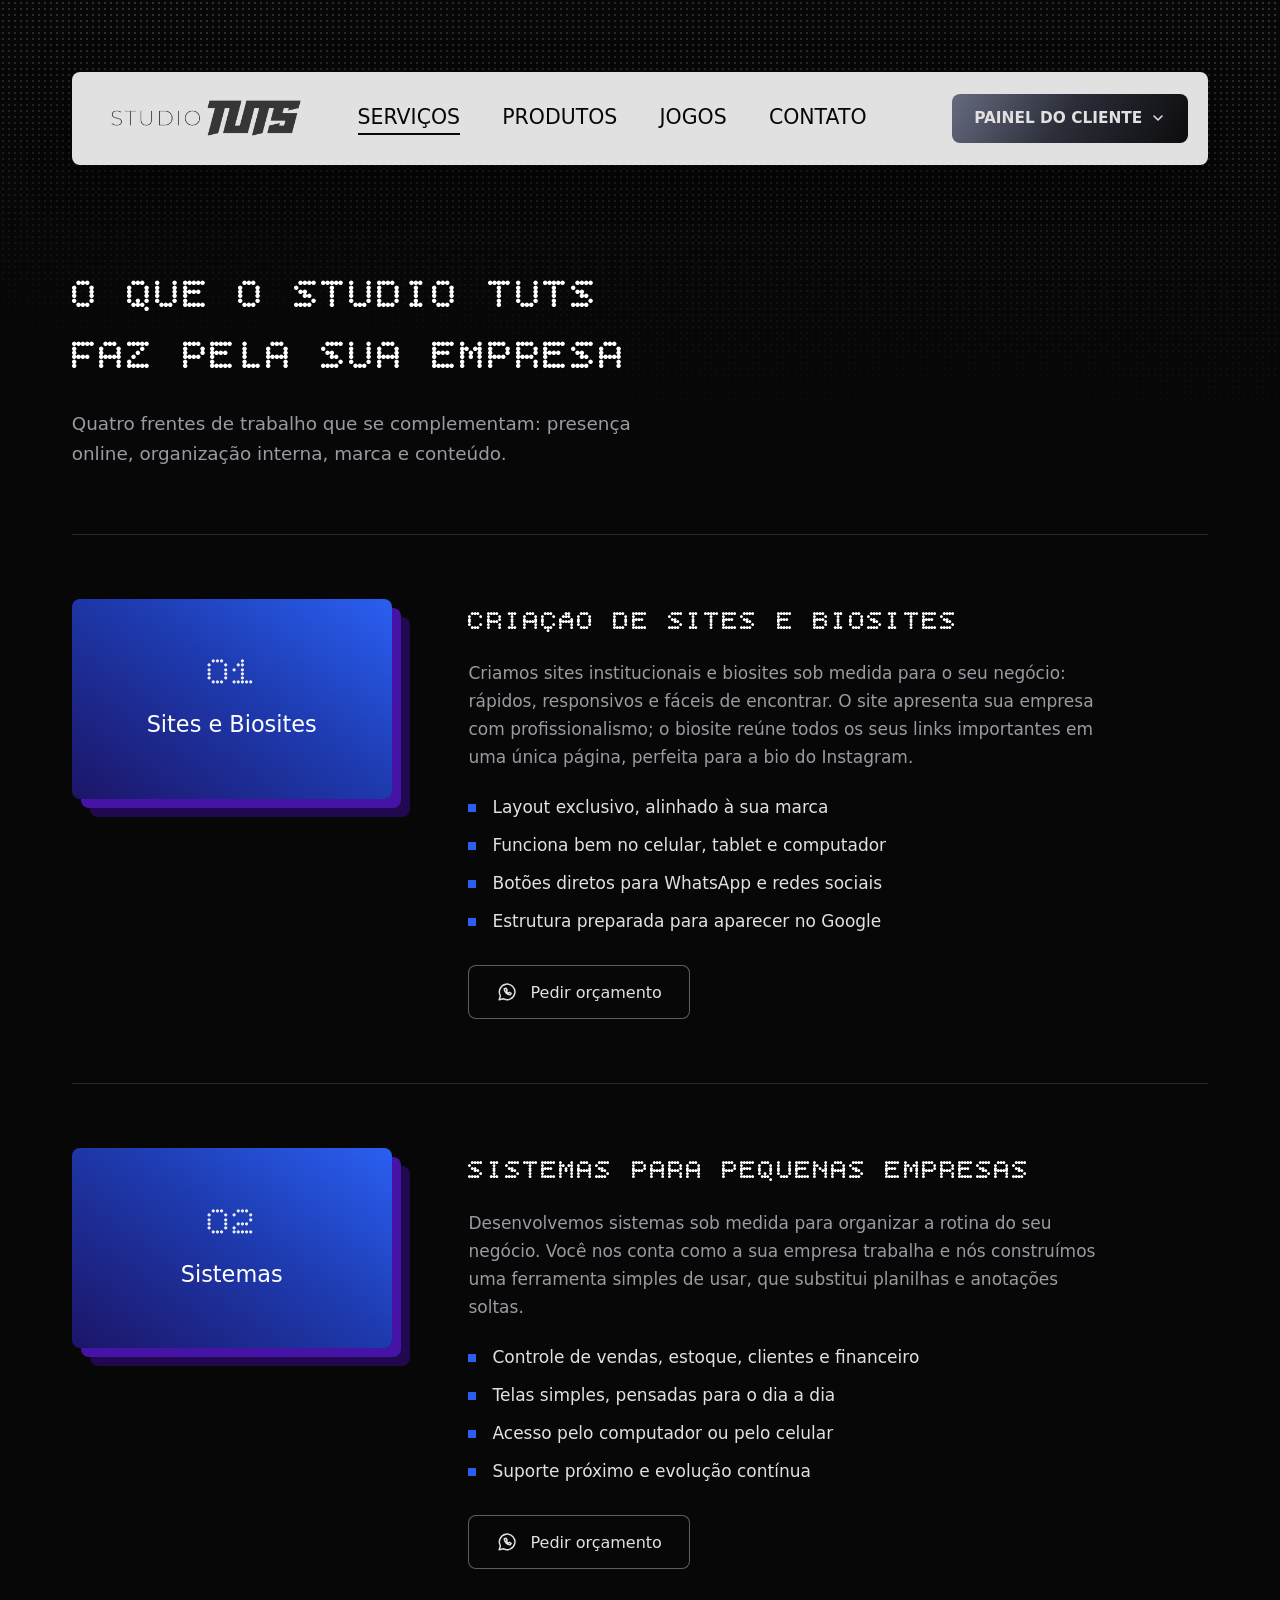
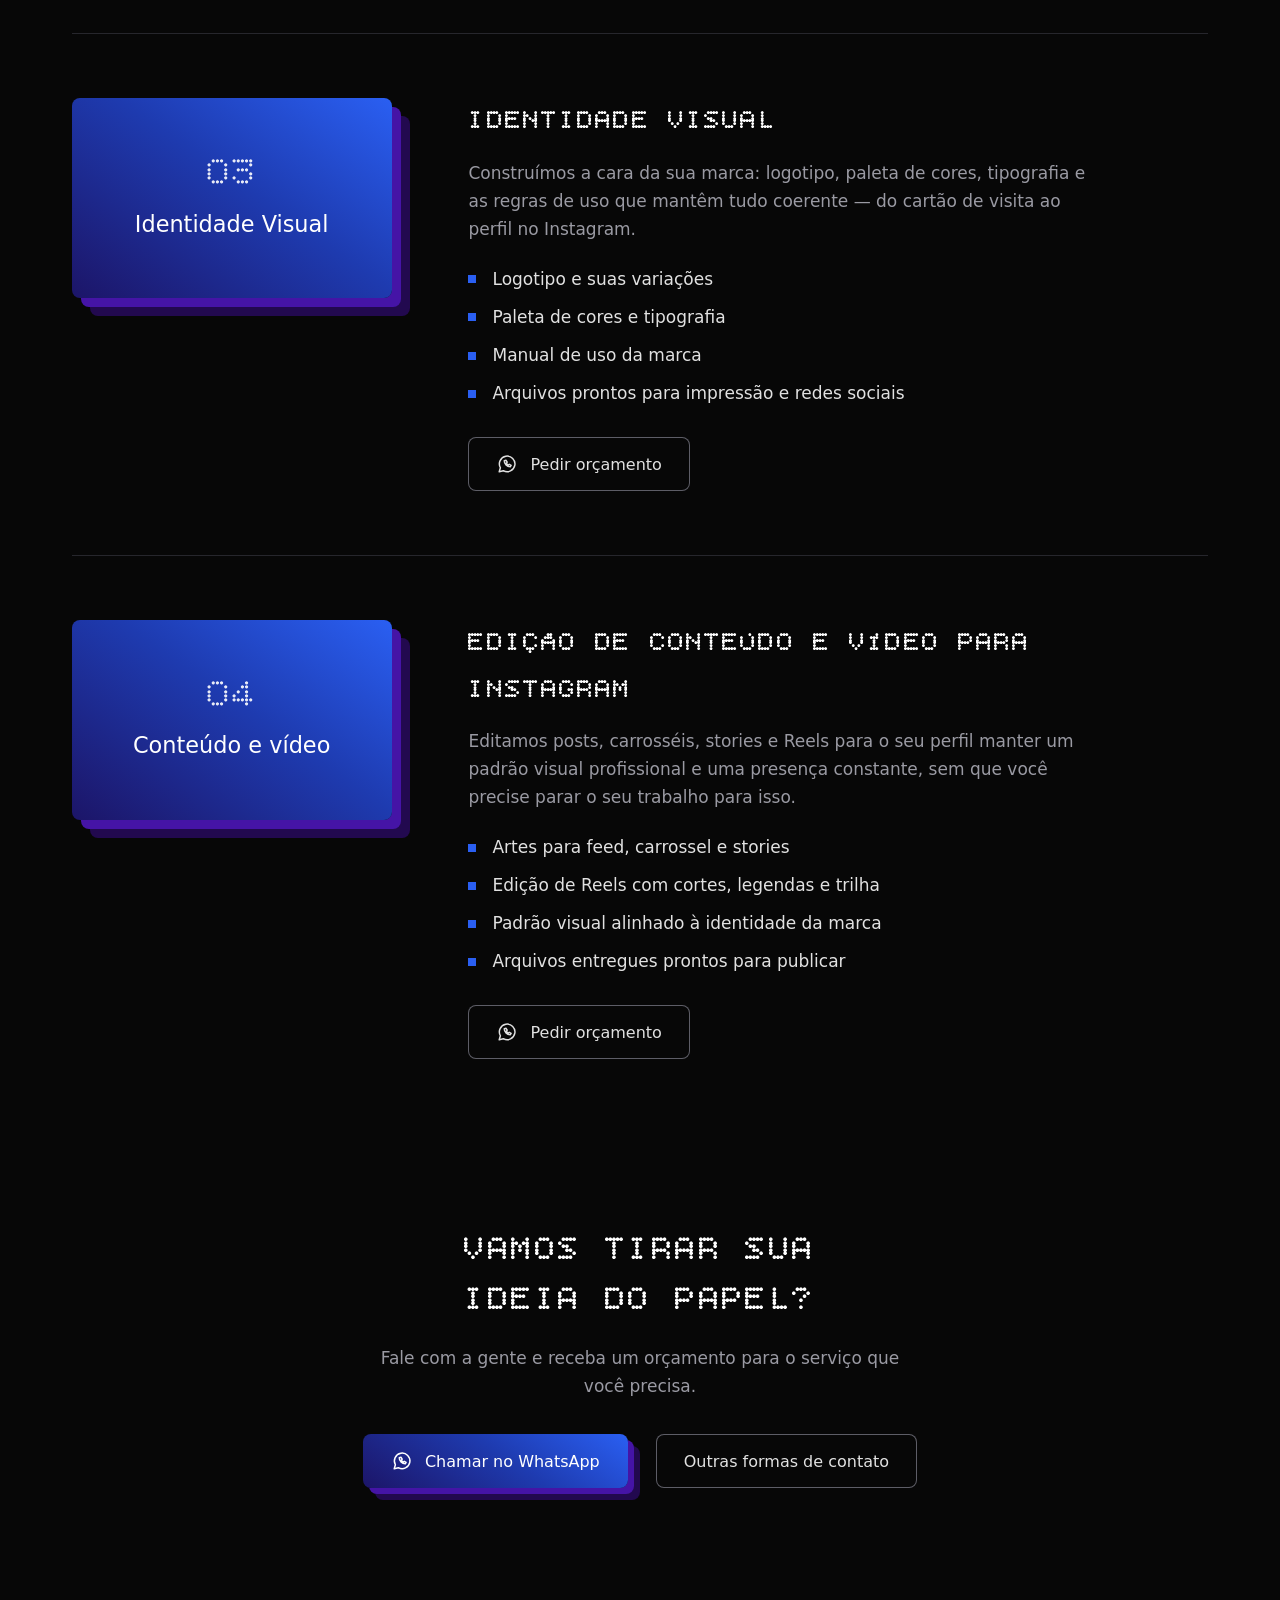
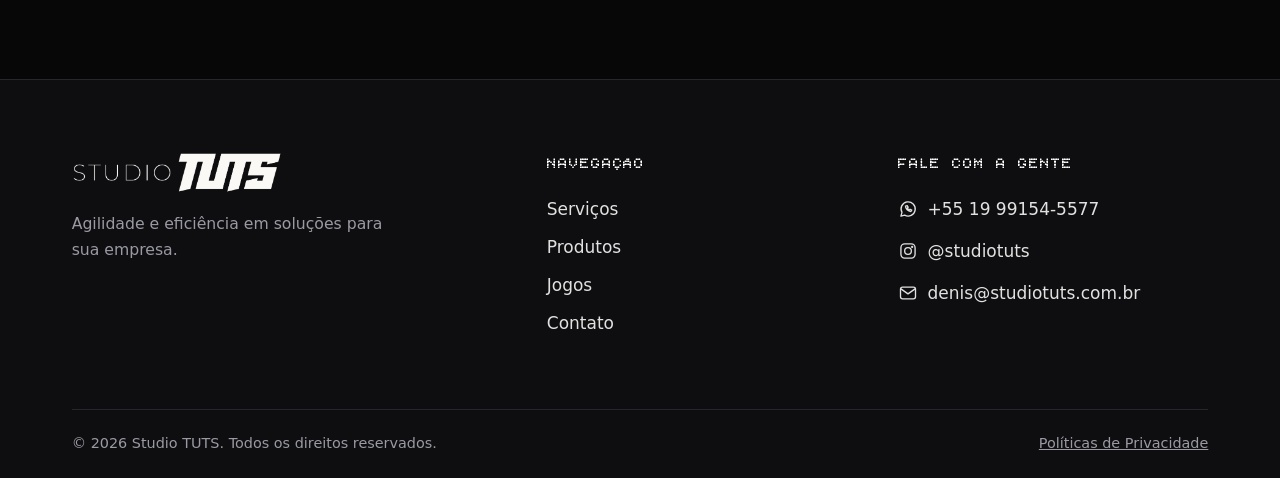
<file: servicos.html>
<!DOCTYPE html>
<html lang="pt-BR">
<head>
  <meta charset="utf-8">
  <meta name="viewport" content="width=device-width, initial-scale=1">
  <title>Serviços: Sites, Sistemas e Identidade Visual | Studio TUTS</title>
  <meta name="description" content="Criação de sites e biosites, sistemas sob medida para pequenas empresas, identidade visual e edição de conteúdo e vídeo para Instagram.">
  <meta name="robots" content="index, follow, max-image-preview:large">
  <link rel="canonical" href="https://www.studiotuts.com.br/servicos.html">
  <meta name="author" content="Studio TUTS">
  <meta name="theme-color" content="#070707">
  <meta property="og:type" content="website">
  <meta property="og:locale" content="pt_BR">
  <meta property="og:site_name" content="Studio TUTS">
  <meta property="og:title" content="Serviços: Sites, Sistemas e Identidade Visual | Studio TUTS">
  <meta property="og:description" content="Criação de sites e biosites, sistemas sob medida para pequenas empresas, identidade visual e edição de conteúdo e vídeo para Instagram.">
  <meta property="og:url" content="https://www.studiotuts.com.br/servicos.html">
  <meta property="og:image" content="https://www.studiotuts.com.br/assets/img/og-image.jpg">
  <meta property="og:image:width" content="1200">
  <meta property="og:image:height" content="630">
  <meta property="og:image:alt" content="Studio TUTS: agilidade e eficiência em soluções para sua empresa.">
  <meta name="twitter:card" content="summary_large_image">
  <meta name="twitter:title" content="Serviços: Sites, Sistemas e Identidade Visual | Studio TUTS">
  <meta name="twitter:description" content="Criação de sites e biosites, sistemas sob medida para pequenas empresas, identidade visual e edição de conteúdo e vídeo para Instagram.">
  <meta name="twitter:image" content="https://www.studiotuts.com.br/assets/img/og-image.jpg">
  <link rel="icon" href="assets/img/favicon.png" type="image/png">
  <link rel="apple-touch-icon" href="assets/img/apple-touch-icon.png">
  <script type="application/ld+json">
{
 "@context": "https://schema.org",
 "@graph": [
  {
   "@type": "Organization",
   "@id": "https://www.studiotuts.com.br/#organizacao",
   "name": "Studio TUTS",
   "url": "https://www.studiotuts.com.br/",
   "logo": "https://www.studiotuts.com.br/assets/img/apple-touch-icon.png",
   "image": "https://www.studiotuts.com.br/assets/img/og-image.jpg",
   "email": "denis@studiotuts.com.br",
   "telephone": "+55-19-99154-5577",
   "taxID": "68.117.094/0001-17",
   "description": "Criação de sites e biosites, sistemas para pequenas empresas, identidade visual e edição de conteúdo e vídeo para Instagram.",
   "areaServed": {
    "@type": "Country",
    "name": "Brasil"
   },
   "sameAs": [
    "https://www.instagram.com/studiotuts/"
   ],
   "contactPoint": {
    "@type": "ContactPoint",
    "contactType": "customer service",
    "telephone": "+55-19-99154-5577",
    "email": "denis@studiotuts.com.br",
    "availableLanguage": "Portuguese"
   }
  },
  {
   "@type": "WebSite",
   "@id": "https://www.studiotuts.com.br/#site",
   "url": "https://www.studiotuts.com.br/",
   "name": "Studio TUTS",
   "inLanguage": "pt-BR",
   "publisher": {
    "@id": "https://www.studiotuts.com.br/#organizacao"
   }
  },
  {
   "@type": "Service",
   "name": "Criação de Sites e Biosites",
   "url": "https://www.studiotuts.com.br/servicos.html#sites",
   "provider": {
    "@id": "https://www.studiotuts.com.br/#organizacao"
   },
   "areaServed": {
    "@type": "Country",
    "name": "Brasil"
   }
  },
  {
   "@type": "Service",
   "name": "Sistemas para pequenas empresas",
   "url": "https://www.studiotuts.com.br/servicos.html#sistemas",
   "provider": {
    "@id": "https://www.studiotuts.com.br/#organizacao"
   },
   "areaServed": {
    "@type": "Country",
    "name": "Brasil"
   }
  },
  {
   "@type": "Service",
   "name": "Identidade Visual",
   "url": "https://www.studiotuts.com.br/servicos.html#identidade",
   "provider": {
    "@id": "https://www.studiotuts.com.br/#organizacao"
   },
   "areaServed": {
    "@type": "Country",
    "name": "Brasil"
   }
  },
  {
   "@type": "Service",
   "name": "Edição de conteúdo e vídeo para Instagram",
   "url": "https://www.studiotuts.com.br/servicos.html#conteudo",
   "provider": {
    "@id": "https://www.studiotuts.com.br/#organizacao"
   },
   "areaServed": {
    "@type": "Country",
    "name": "Brasil"
   }
  }
 ]
}
  </script>
  <link rel="preconnect" href="https://api.fontshare.com">
  <link rel="preconnect" href="https://fonts.googleapis.com">
  <link rel="preconnect" href="https://fonts.gstatic.com" crossorigin>
  <link rel="stylesheet" href="https://api.fontshare.com/v2/css?f[]=poppins@300,400,500,600,700&amp;display=swap">
  <link rel="stylesheet" href="https://fonts.googleapis.com/css2?family=Bitcount+Grid+Single:wght@300..500&amp;display=swap">
  <link rel="stylesheet" href="assets/css/style.css">
  <script>document.documentElement.classList.add('js');</script>
</head>
<body>
  <a class="pular" href="#conteudo">Pular para o conteúdo</a>

  <header class="topo">
    <div class="container">
      <nav class="nav" aria-label="Principal">
        <a class="nav-logo" href="index.html" aria-label="Studio TUTS — início">
          <img src="assets/img/logo-escuro.webp" alt="Studio TUTS" width="1373" height="269">
        </a>
        <ul class="nav-links" id="menu">
          <li><a href="servicos.html" aria-current="page">Serviços</a></li>
          <li><a href="produtos.html">Produtos</a></li>
          <li><a href="jogos.html">Jogos</a></li>
          <li><a href="contato.html">Contato</a></li>
        </ul>
        <button class="nav-toggle" type="button" aria-expanded="false" aria-controls="menu" aria-label="Abrir menu"><svg viewBox="0 0 24 24" fill="none" stroke="currentColor" stroke-width="2" stroke-linecap="round" aria-hidden="true"><path d="M4 7h16M4 12h16M4 17h16"/></svg></button>
        <details class="nav-painel">
          <summary class="nav-login">Painel do cliente<svg class="seta-painel" viewBox="0 0 24 24" fill="none" stroke="currentColor" stroke-width="2.4" stroke-linecap="round" stroke-linejoin="round" aria-hidden="true"><path d="M6 9l6 6 6-6"/></svg></summary>
          <ul class="painel-menu" aria-label="Escolha o produto">
            <li><a href="https://vex.studiotuts.com.br"><img src="assets/img/icone-tuts-vex.webp" alt="" width="32" height="32">TUTS VEX</a></li>
          </ul>
        </details>
      </nav>
    </div>
  </header>

  <main id="conteudo">
    <section class="container cabecalho">
      <h1 class="pixel">O que o Studio TUTS faz pela sua empresa</h1>
      <p>Quatro frentes de trabalho que se complementam: presença online, organização interna, marca e conteúdo.</p>
    </section>

    <section class="container">
      <article class="servico revelar" id="sites">
        <div class="cartao"><span class="num">01</span>Sites e Biosites</div>
        <div>
          <h2>Criação de Sites e Biosites</h2>
          <p>Criamos sites institucionais e biosites sob medida para o seu negócio: rápidos, responsivos e fáceis de encontrar. O site apresenta sua empresa com profissionalismo; o biosite reúne todos os seus links importantes em uma única página, perfeita para a bio do Instagram.</p>
          <ul class="itens">
            <li>Layout exclusivo, alinhado à sua marca</li>
            <li>Funciona bem no celular, tablet e computador</li>
            <li>Botões diretos para WhatsApp e redes sociais</li>
            <li>Estrutura preparada para aparecer no Google</li>
          </ul>
          <a class="btn btn-contorno" href="https://wa.me/5519991545577?text=Ol%C3%A1%2C%20Studio%20TUTS%21%20Gostaria%20de%20um%20or%C3%A7amento%20para%3A%20Cria%C3%A7%C3%A3o%20de%20Sites%20e%20Biosites." target="_blank" rel="noopener"><svg viewBox="0 0 24 24" fill="none" stroke="currentColor" stroke-width="1.6" stroke-linecap="round" stroke-linejoin="round" aria-hidden="true"><path d="M3.5 20.5l1.3-4.4A8.5 8.5 0 1 1 8 19.3z"/><path d="M9 8.5c0 3.5 3 6.5 6.5 6.5l1-1.6-2-1.1-.9.9c-1-.4-1.9-1.3-2.3-2.3l.9-.9L11 8z"/></svg>Pedir orçamento</a>
        </div>
      </article>
      <article class="servico revelar" id="sistemas">
        <div class="cartao"><span class="num">02</span>Sistemas</div>
        <div>
          <h2>Sistemas para pequenas empresas</h2>
          <p>Desenvolvemos sistemas sob medida para organizar a rotina do seu negócio. Você nos conta como a sua empresa trabalha e nós construímos uma ferramenta simples de usar, que substitui planilhas e anotações soltas.</p>
          <ul class="itens">
            <li>Controle de vendas, estoque, clientes e financeiro</li>
            <li>Telas simples, pensadas para o dia a dia</li>
            <li>Acesso pelo computador ou pelo celular</li>
            <li>Suporte próximo e evolução contínua</li>
          </ul>
          <a class="btn btn-contorno" href="https://wa.me/5519991545577?text=Ol%C3%A1%2C%20Studio%20TUTS%21%20Gostaria%20de%20um%20or%C3%A7amento%20para%3A%20Sistemas%20para%20pequenas%20empresas." target="_blank" rel="noopener"><svg viewBox="0 0 24 24" fill="none" stroke="currentColor" stroke-width="1.6" stroke-linecap="round" stroke-linejoin="round" aria-hidden="true"><path d="M3.5 20.5l1.3-4.4A8.5 8.5 0 1 1 8 19.3z"/><path d="M9 8.5c0 3.5 3 6.5 6.5 6.5l1-1.6-2-1.1-.9.9c-1-.4-1.9-1.3-2.3-2.3l.9-.9L11 8z"/></svg>Pedir orçamento</a>
        </div>
      </article>
      <article class="servico revelar" id="identidade">
        <div class="cartao"><span class="num">03</span>Identidade Visual</div>
        <div>
          <h2>Identidade Visual</h2>
          <p>Construímos a cara da sua marca: logotipo, paleta de cores, tipografia e as regras de uso que mantêm tudo coerente — do cartão de visita ao perfil no Instagram.</p>
          <ul class="itens">
            <li>Logotipo e suas variações</li>
            <li>Paleta de cores e tipografia</li>
            <li>Manual de uso da marca</li>
            <li>Arquivos prontos para impressão e redes sociais</li>
          </ul>
          <a class="btn btn-contorno" href="https://wa.me/5519991545577?text=Ol%C3%A1%2C%20Studio%20TUTS%21%20Gostaria%20de%20um%20or%C3%A7amento%20para%3A%20Identidade%20Visual." target="_blank" rel="noopener"><svg viewBox="0 0 24 24" fill="none" stroke="currentColor" stroke-width="1.6" stroke-linecap="round" stroke-linejoin="round" aria-hidden="true"><path d="M3.5 20.5l1.3-4.4A8.5 8.5 0 1 1 8 19.3z"/><path d="M9 8.5c0 3.5 3 6.5 6.5 6.5l1-1.6-2-1.1-.9.9c-1-.4-1.9-1.3-2.3-2.3l.9-.9L11 8z"/></svg>Pedir orçamento</a>
        </div>
      </article>
      <article class="servico revelar" id="conteudo">
        <div class="cartao"><span class="num">04</span>Conteúdo e vídeo</div>
        <div>
          <h2>Edição de conteúdo e vídeo para Instagram</h2>
          <p>Editamos posts, carrosséis, stories e Reels para o seu perfil manter um padrão visual profissional e uma presença constante, sem que você precise parar o seu trabalho para isso.</p>
          <ul class="itens">
            <li>Artes para feed, carrossel e stories</li>
            <li>Edição de Reels com cortes, legendas e trilha</li>
            <li>Padrão visual alinhado à identidade da marca</li>
            <li>Arquivos entregues prontos para publicar</li>
          </ul>
          <a class="btn btn-contorno" href="https://wa.me/5519991545577?text=Ol%C3%A1%2C%20Studio%20TUTS%21%20Gostaria%20de%20um%20or%C3%A7amento%20para%3A%20Edi%C3%A7%C3%A3o%20de%20conte%C3%BAdo%20e%20v%C3%ADdeo%20para%20Instagram." target="_blank" rel="noopener"><svg viewBox="0 0 24 24" fill="none" stroke="currentColor" stroke-width="1.6" stroke-linecap="round" stroke-linejoin="round" aria-hidden="true"><path d="M3.5 20.5l1.3-4.4A8.5 8.5 0 1 1 8 19.3z"/><path d="M9 8.5c0 3.5 3 6.5 6.5 6.5l1-1.6-2-1.1-.9.9c-1-.4-1.9-1.3-2.3-2.3l.9-.9L11 8z"/></svg>Pedir orçamento</a>
        </div>
      </article>
    </section>

    <section class="chamada container revelar">
      <h2 class="pixel">Vamos tirar sua ideia do papel?</h2>
      <p>Fale com a gente e receba um orçamento para o serviço que você precisa.</p>
      <div class="acoes">
        <a class="btn btn-azul" href="https://wa.me/5519991545577?text=Ol%C3%A1%2C%20Studio%20TUTS%21%20Gostaria%20de%20conversar%20sobre%20um%20projeto." target="_blank" rel="noopener"><svg viewBox="0 0 24 24" fill="none" stroke="currentColor" stroke-width="1.6" stroke-linecap="round" stroke-linejoin="round" aria-hidden="true"><path d="M3.5 20.5l1.3-4.4A8.5 8.5 0 1 1 8 19.3z"/><path d="M9 8.5c0 3.5 3 6.5 6.5 6.5l1-1.6-2-1.1-.9.9c-1-.4-1.9-1.3-2.3-2.3l.9-.9L11 8z"/></svg>Chamar no WhatsApp</a>
        <a class="btn btn-contorno" href="contato.html">Outras formas de contato</a>
      </div>
    </section>
  </main>

  <footer class="rodape">
    <div class="container">
      <div class="rodape-grade">
        <div>
          <img class="rodape-logo" src="assets/img/logo-claro.webp" alt="Studio TUTS" width="1373" height="269" loading="lazy">
          <p>Agilidade e eficiência em soluções para sua empresa.</p>
        </div>
        <div>
          <h2>Navegação</h2>
          <ul>
            <li><a href="servicos.html">Serviços</a></li>
            <li><a href="produtos.html">Produtos</a></li>
            <li><a href="jogos.html">Jogos</a></li>
            <li><a href="contato.html">Contato</a></li>
          </ul>
        </div>
        <div>
          <h2>Fale com a gente</h2>
          <ul>
            <li><a href="https://wa.me/5519991545577?text=Ol%C3%A1%2C%20Studio%20TUTS%21%20Gostaria%20de%20conversar%20sobre%20um%20projeto." target="_blank" rel="noopener"><svg viewBox="0 0 24 24" fill="none" stroke="currentColor" stroke-width="1.6" stroke-linecap="round" stroke-linejoin="round" aria-hidden="true"><path d="M3.5 20.5l1.3-4.4A8.5 8.5 0 1 1 8 19.3z"/><path d="M9 8.5c0 3.5 3 6.5 6.5 6.5l1-1.6-2-1.1-.9.9c-1-.4-1.9-1.3-2.3-2.3l.9-.9L11 8z"/></svg>+55 19 99154-5577</a></li>
            <li><a href="https://www.instagram.com/studiotuts/" target="_blank" rel="noopener"><svg viewBox="0 0 24 24" fill="none" stroke="currentColor" stroke-width="1.6" stroke-linecap="round" stroke-linejoin="round" aria-hidden="true"><rect x="3.5" y="3.5" width="17" height="17" rx="4.5"/><circle cx="12" cy="12" r="4"/><circle cx="17" cy="7" r=".6" fill="currentColor"/></svg>@studiotuts</a></li>
            <li><a href="mailto:denis@studiotuts.com.br"><svg viewBox="0 0 24 24" fill="none" stroke="currentColor" stroke-width="1.6" stroke-linecap="round" stroke-linejoin="round" aria-hidden="true"><rect x="3" y="5" width="18" height="14" rx="2.5"/><path d="m3.5 7 8.5 6 8.5-6"/></svg>denis@studiotuts.com.br</a></li>
          </ul>
        </div>
      </div>
      <div class="rodape-base">
        <span>© <span id="ano">2026</span> Studio TUTS. Todos os direitos reservados.</span>
        <a href="privacidade.html">Políticas de Privacidade</a>
      </div>
    </div>
  </footer>

  <a class="whats-fixo" href="https://wa.me/5519991545577?text=Ol%C3%A1%2C%20Studio%20TUTS%21%20Gostaria%20de%20conversar%20sobre%20um%20projeto." target="_blank" rel="noopener" aria-label="Conversar com o Studio TUTS no WhatsApp"><svg viewBox="0 0 24 24" fill="none" stroke="currentColor" stroke-width="1.6" stroke-linecap="round" stroke-linejoin="round" aria-hidden="true"><path d="M3.5 20.5l1.3-4.4A8.5 8.5 0 1 1 8 19.3z"/><path d="M9 8.5c0 3.5 3 6.5 6.5 6.5l1-1.6-2-1.1-.9.9c-1-.4-1.9-1.3-2.3-2.3l.9-.9L11 8z"/></svg></a>

  <script src="assets/js/main.js" defer></script>
</body>
</html>
</file>
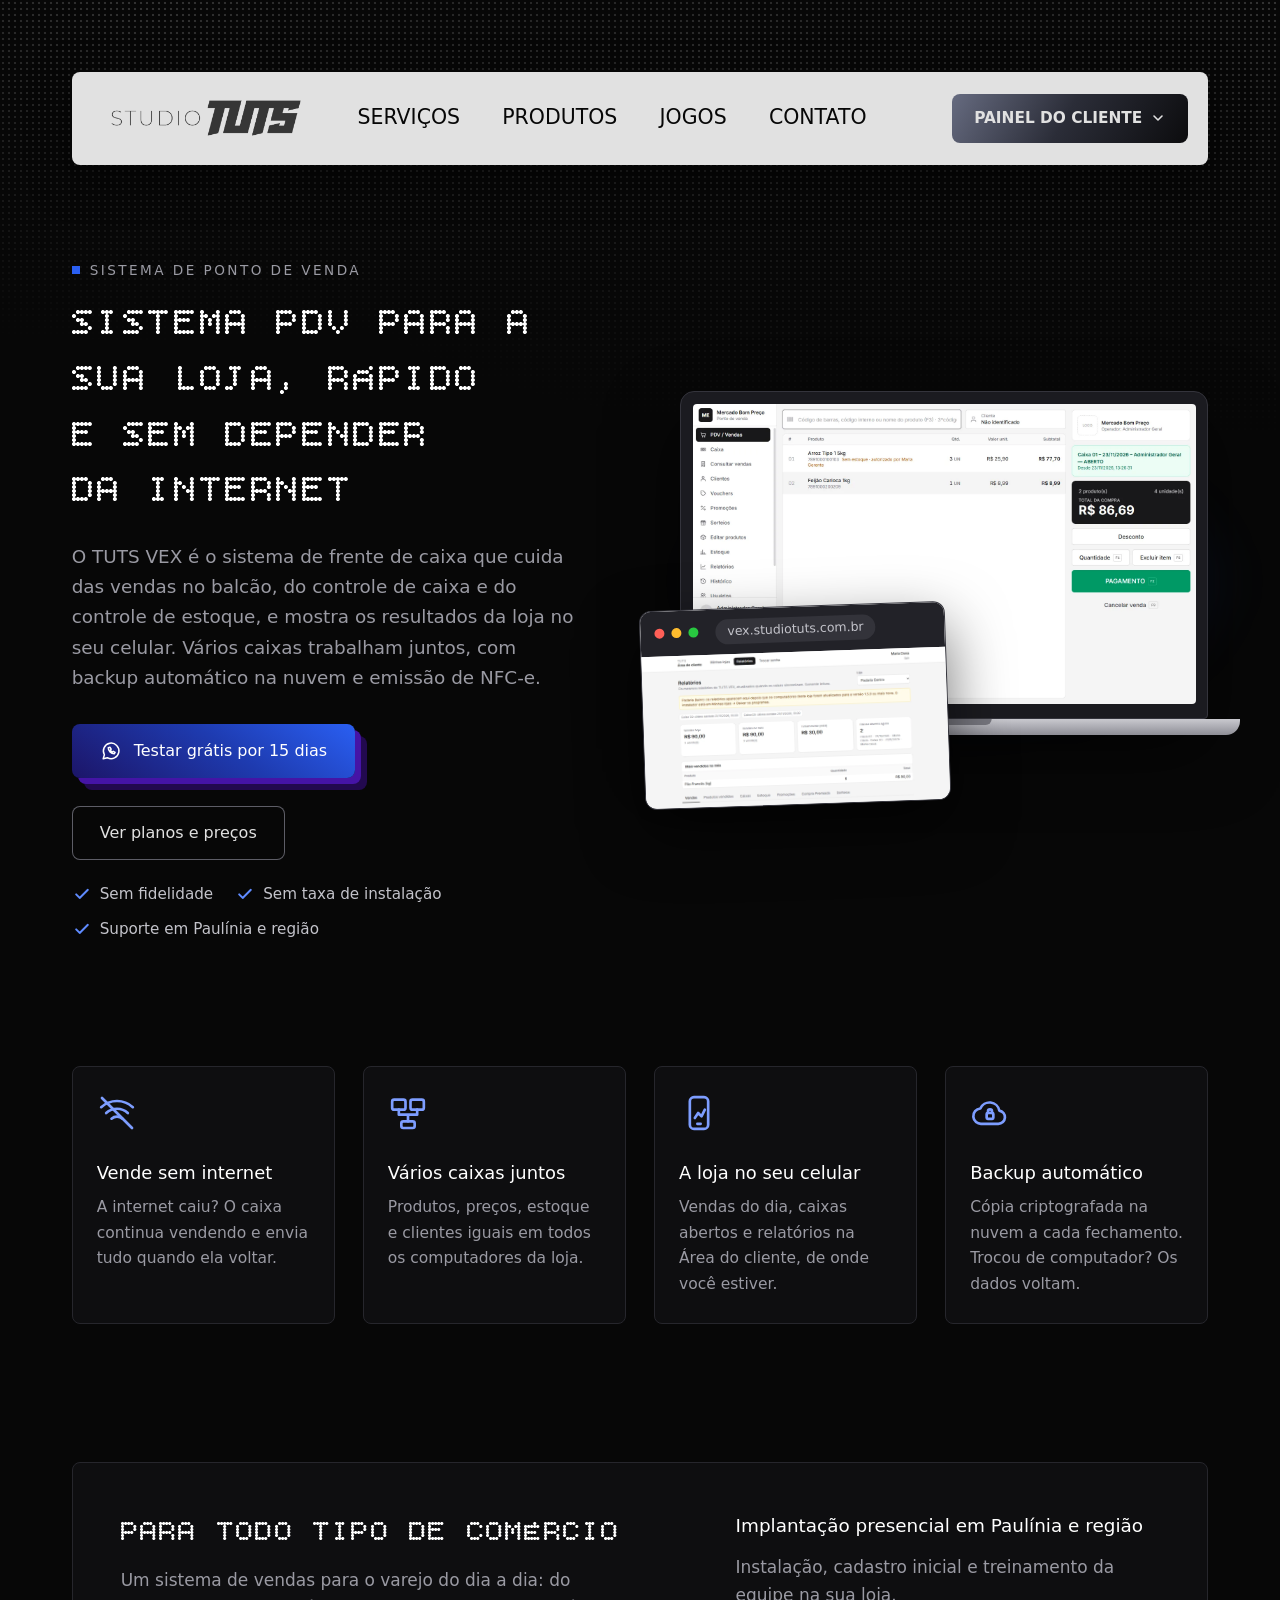
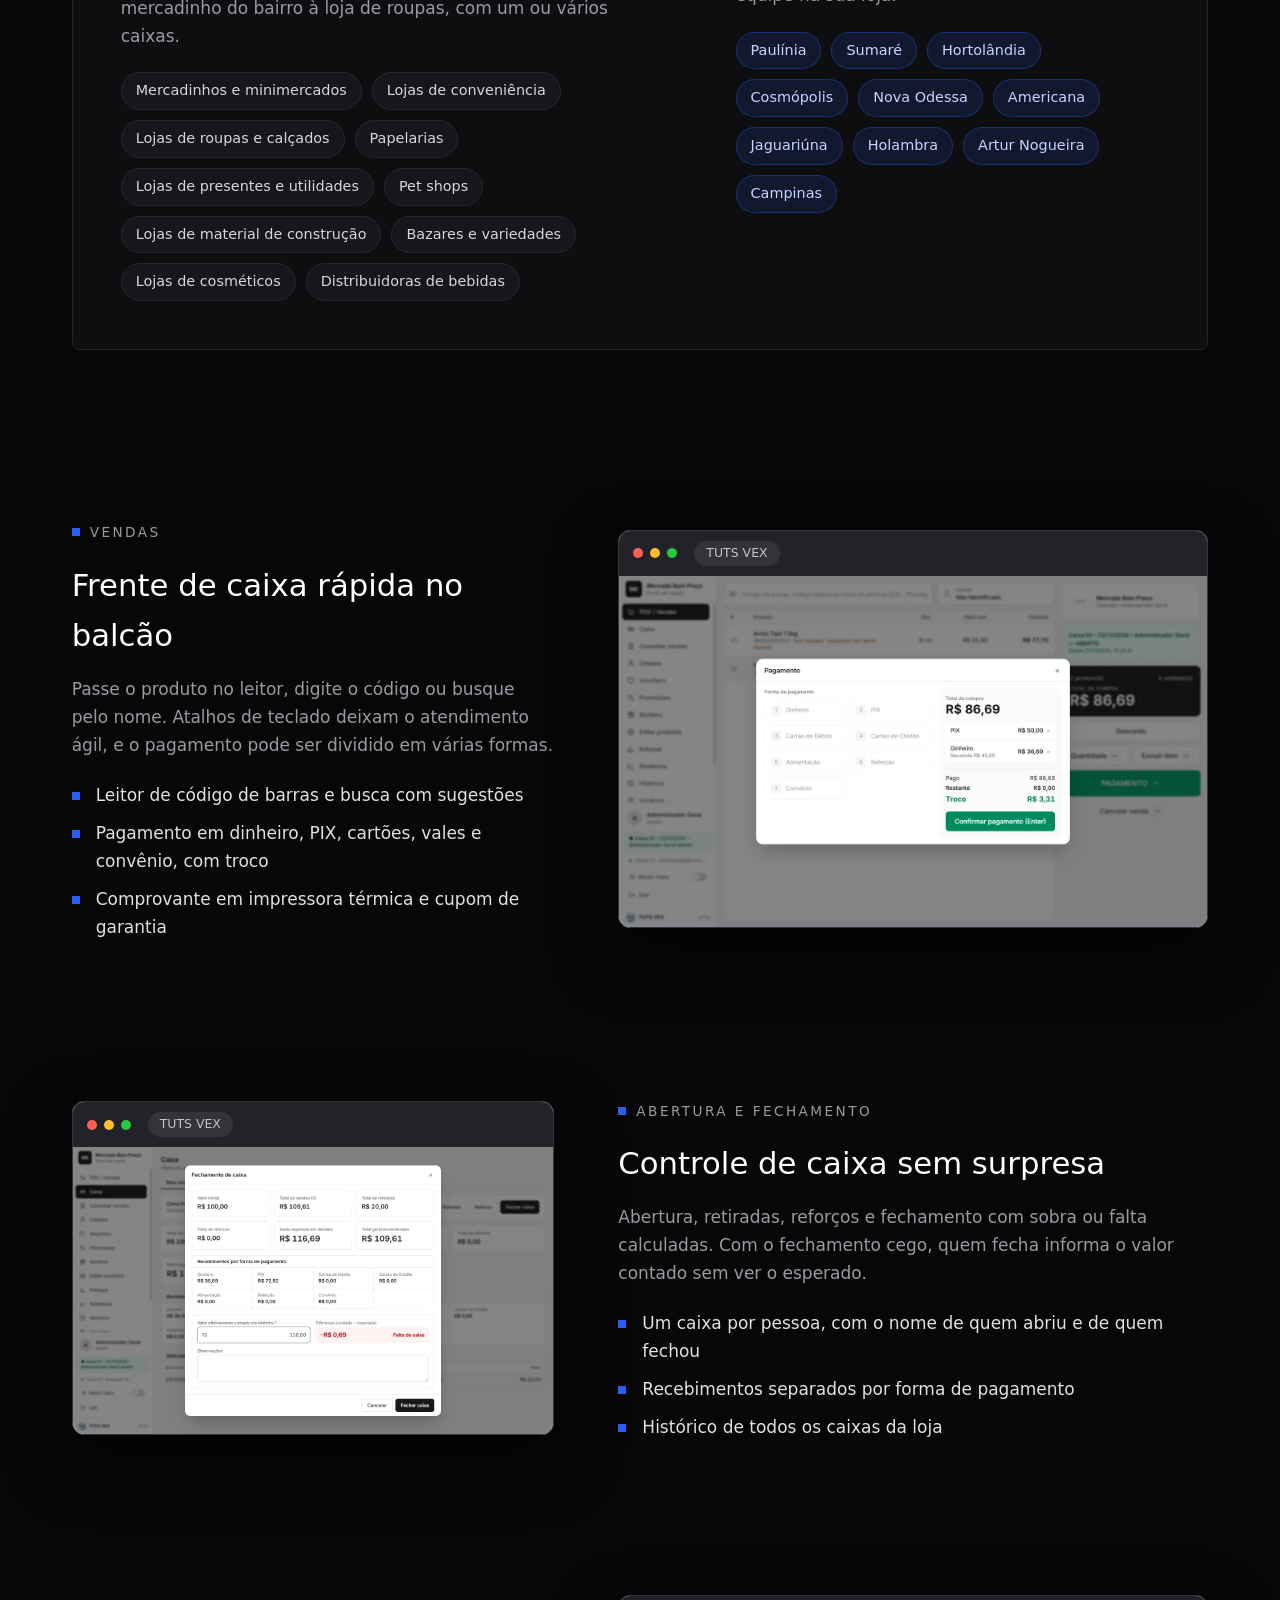
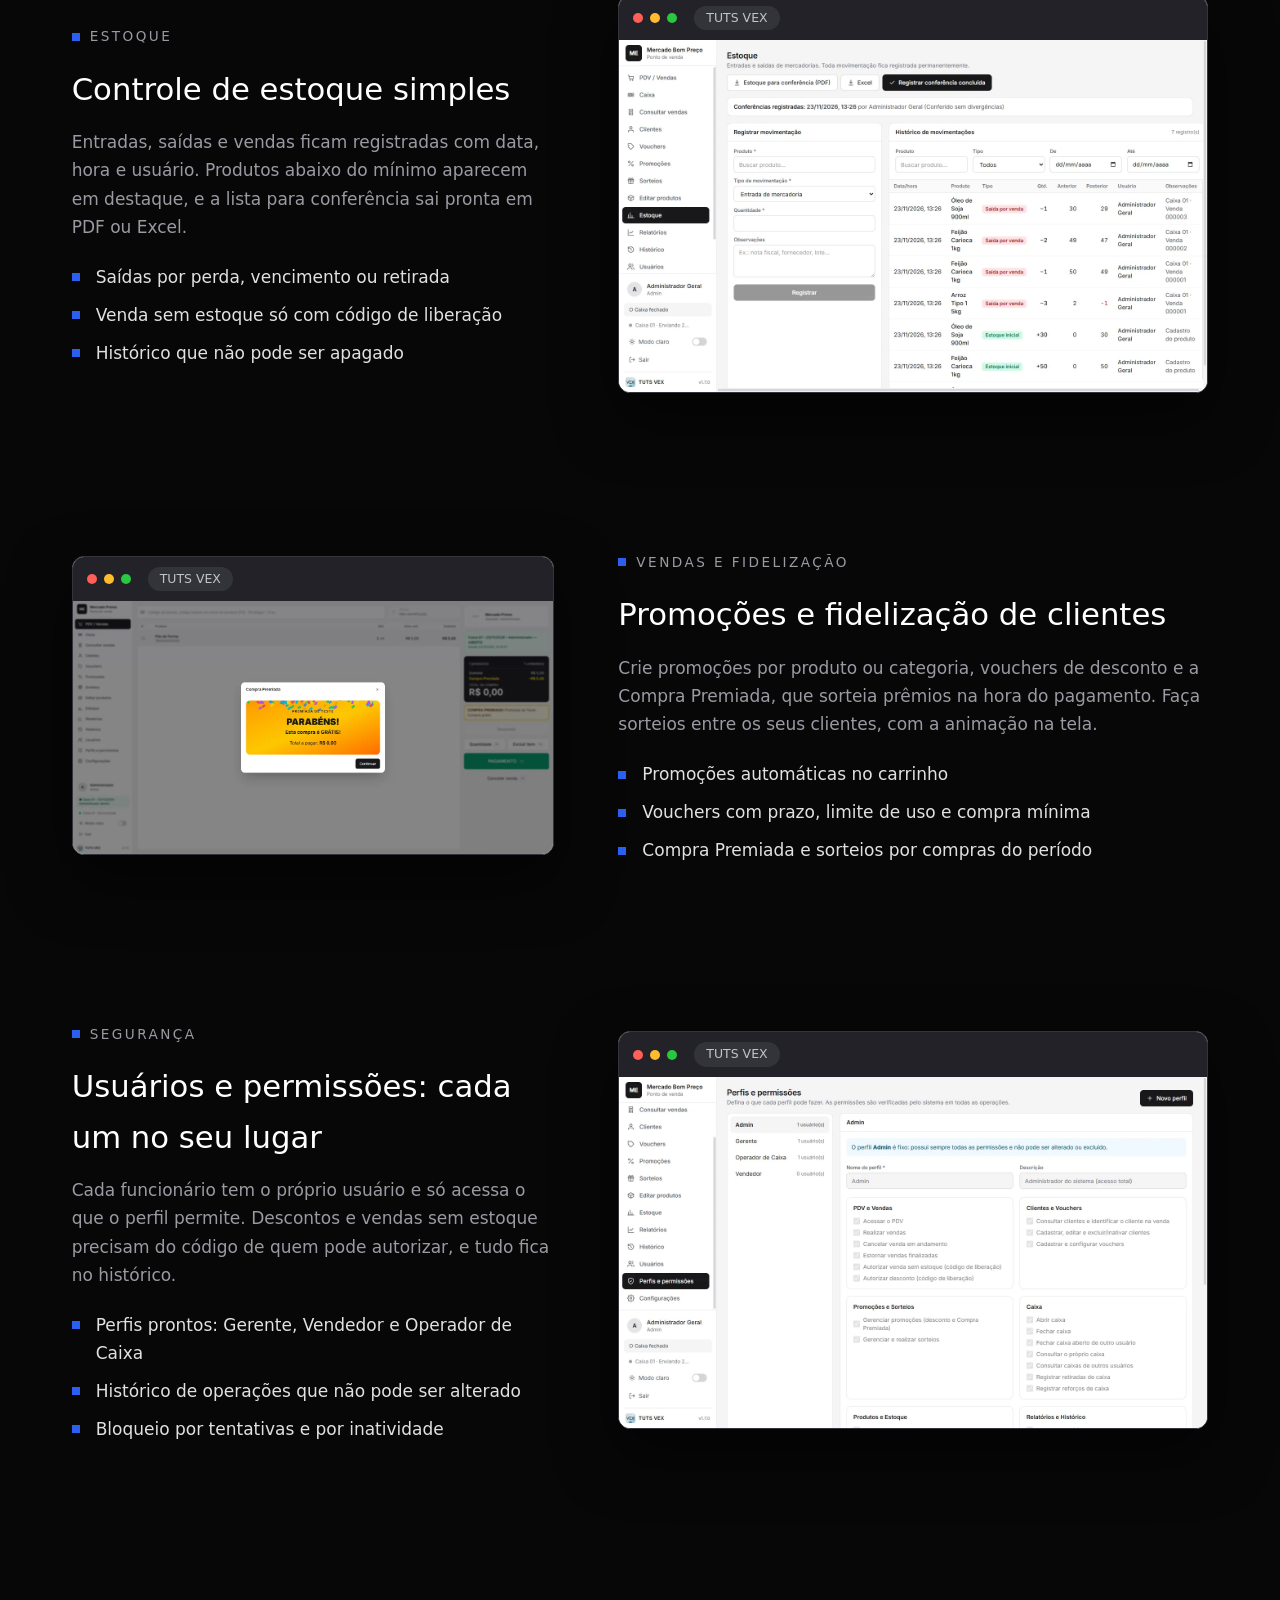
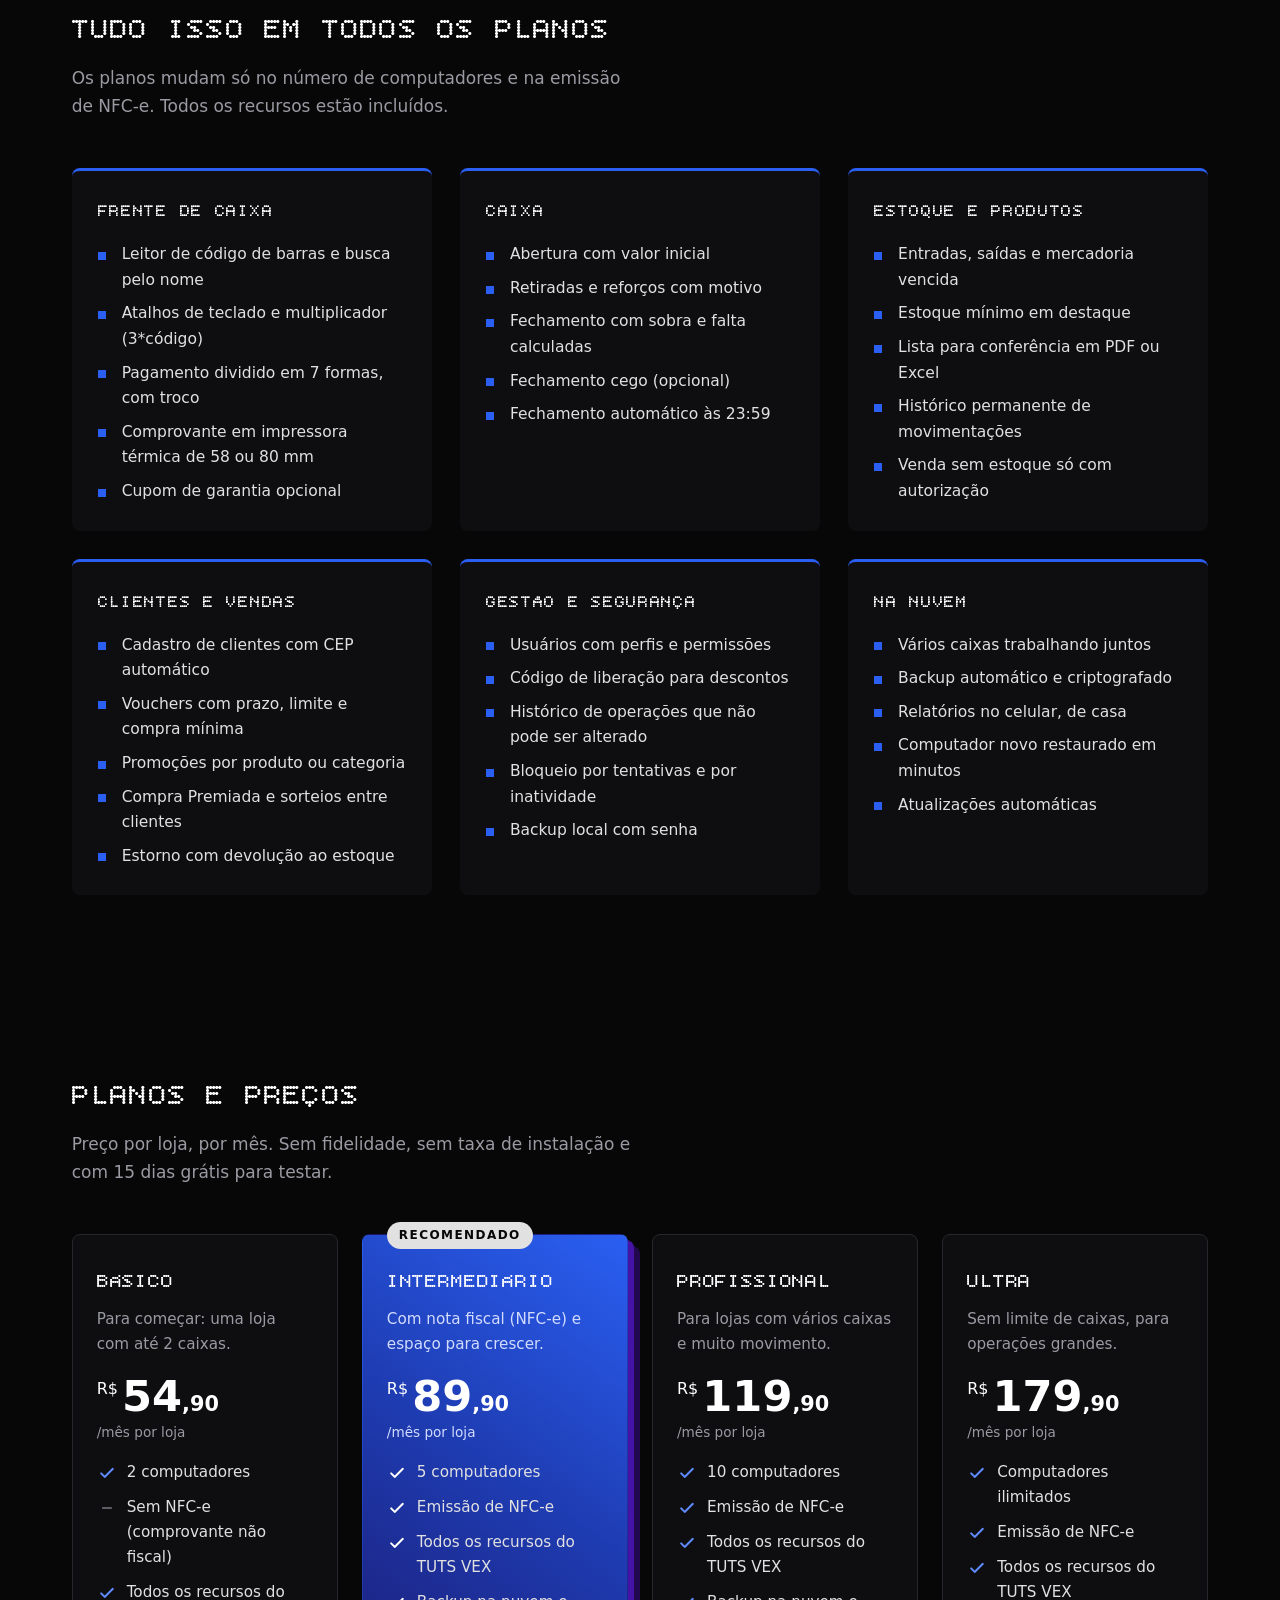
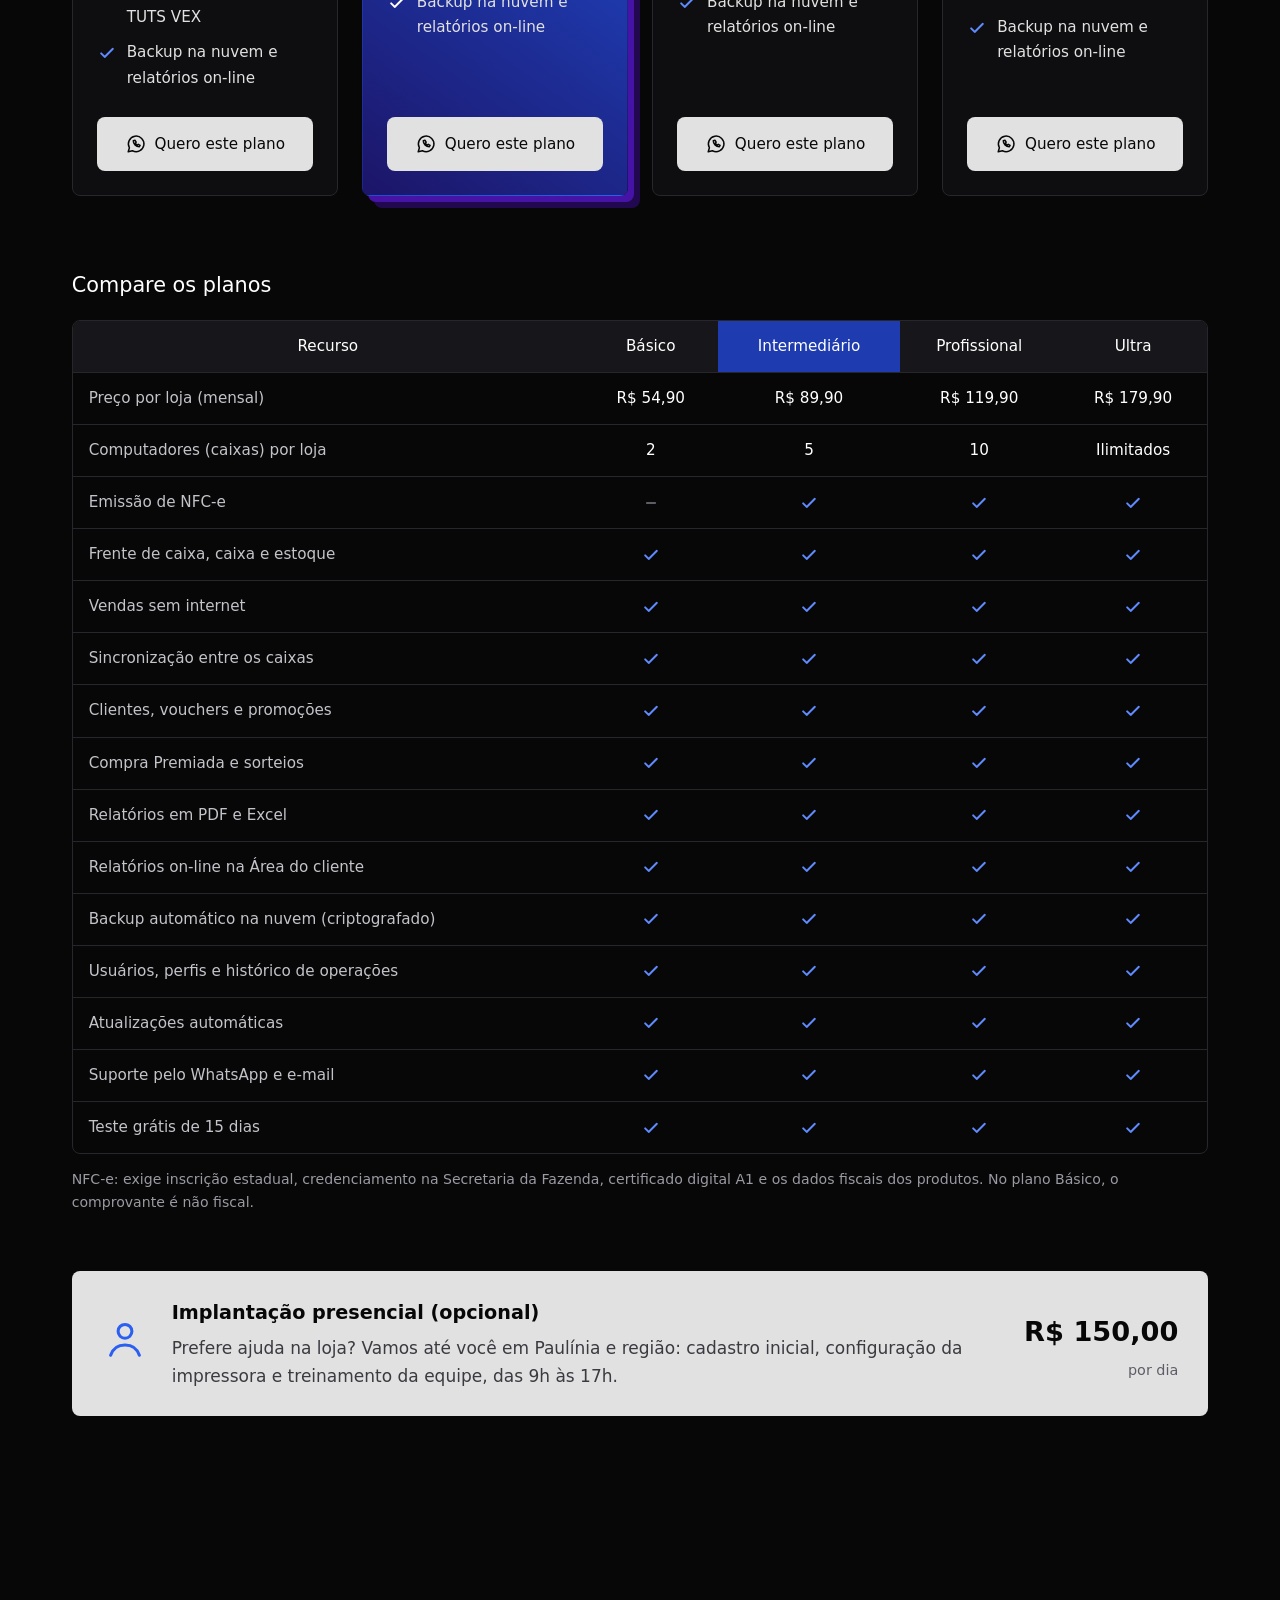
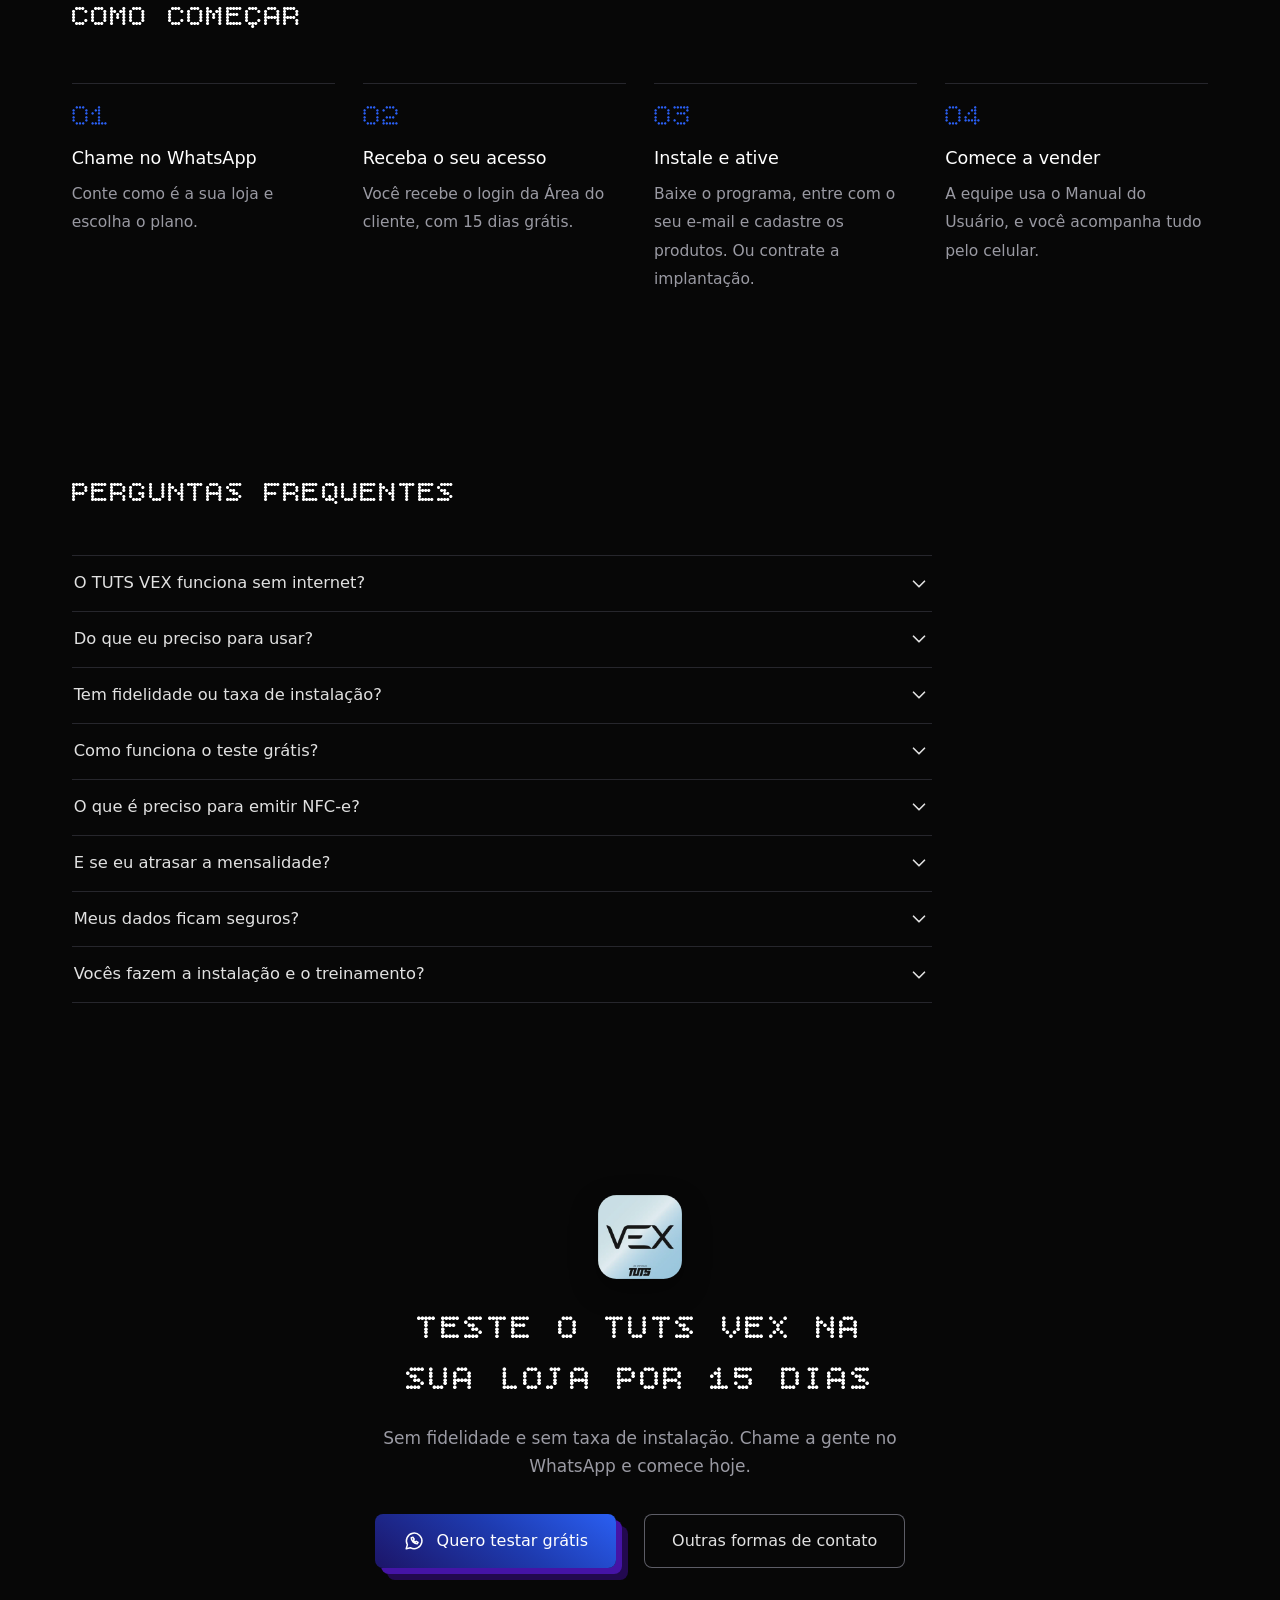
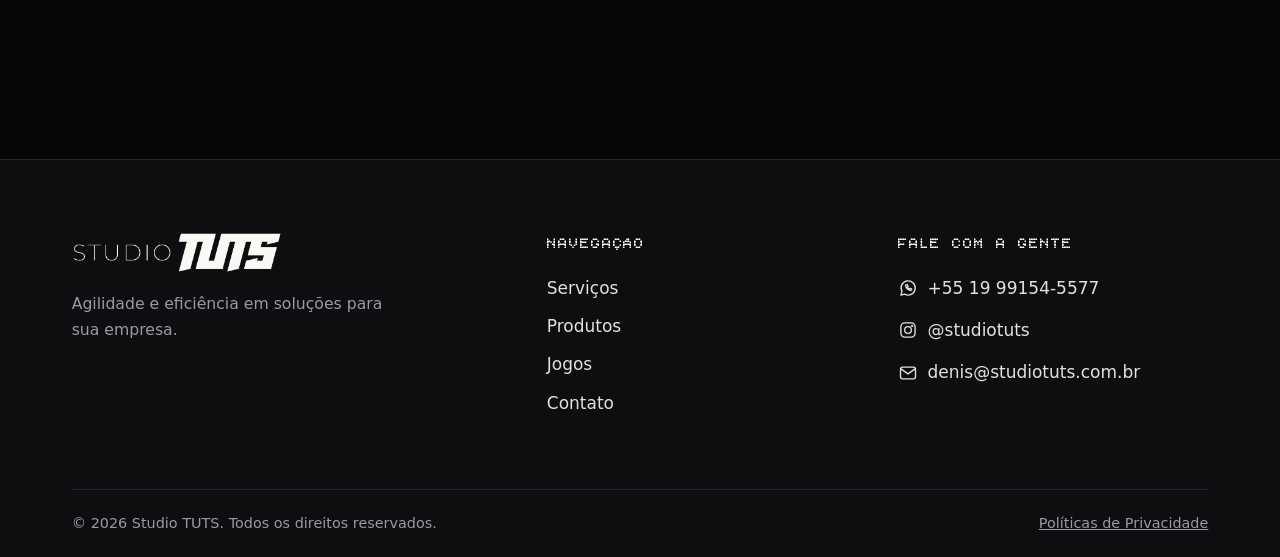
<file: tuts-vex.html>
<!DOCTYPE html>
<html lang="pt-BR">
<head>
  <meta charset="utf-8">
  <meta name="viewport" content="width=device-width, initial-scale=1">
  <title>Sistema PDV para lojas que funciona sem internet | TUTS VEX</title>
  <meta name="description" content="Sistema PDV para lojas e mercadinhos: frente de caixa, caixa e estoque que funcionam sem internet, NFC-e e relatórios no celular. Teste 15 dias grátis.">
  <meta name="robots" content="index, follow, max-image-preview:large">
  <link rel="canonical" href="https://www.studiotuts.com.br/tuts-vex.html">
  <meta name="author" content="Studio TUTS">
  <meta name="theme-color" content="#070707">
  <meta property="og:type" content="website">
  <meta property="og:locale" content="pt_BR">
  <meta property="og:site_name" content="Studio TUTS">
  <meta property="og:title" content="Sistema PDV para lojas que funciona sem internet | TUTS VEX">
  <meta property="og:description" content="Sistema PDV para lojas e mercadinhos: frente de caixa, caixa e estoque que funcionam sem internet, NFC-e e relatórios no celular. Teste 15 dias grátis.">
  <meta property="og:url" content="https://www.studiotuts.com.br/tuts-vex.html">
  <meta property="og:image" content="https://www.studiotuts.com.br/assets/img/tuts-vex/og-tuts-vex.jpg">
  <meta property="og:image:width" content="1200">
  <meta property="og:image:height" content="630">
  <meta property="og:image:alt" content="TUTS VEX: sistema PDV para lojas, com a tela de vendas do programa">
  <meta name="twitter:card" content="summary_large_image">
  <meta name="twitter:title" content="Sistema PDV para lojas que funciona sem internet | TUTS VEX">
  <meta name="twitter:description" content="Sistema PDV para lojas e mercadinhos: frente de caixa, caixa e estoque que funcionam sem internet, NFC-e e relatórios no celular. Teste 15 dias grátis.">
  <meta name="twitter:image" content="https://www.studiotuts.com.br/assets/img/tuts-vex/og-tuts-vex.jpg">
  <link rel="icon" href="assets/img/favicon.png" type="image/png">
  <link rel="apple-touch-icon" href="assets/img/apple-touch-icon.png">
  <script type="application/ld+json">
{
 "@context": "https://schema.org",
 "@graph": [
  {
   "@type": "SoftwareApplication",
   "@id": "https://www.studiotuts.com.br/tuts-vex.html#software",
   "name": "TUTS VEX",
   "alternateName": "TUTS VEX PDV",
   "applicationCategory": "BusinessApplication",
   "applicationSubCategory": "Sistema PDV (ponto de venda) e frente de caixa",
   "operatingSystem": "Windows 10, Windows 11",
   "description": "Sistema PDV para lojas e mercadinhos: frente de caixa, caixa e estoque que funcionam sem internet, NFC-e e relatórios no celular. Teste 15 dias grátis.",
   "url": "https://www.studiotuts.com.br/tuts-vex.html",
   "inLanguage": "pt-BR",
   "image": "https://www.studiotuts.com.br/assets/img/icone-tuts-vex.webp",
   "screenshot": [
    "https://www.studiotuts.com.br/assets/img/tuts-vex/pdv-venda.webp",
    "https://www.studiotuts.com.br/assets/img/tuts-vex/pdv-pagamento.webp",
    "https://www.studiotuts.com.br/assets/img/tuts-vex/caixa-fechamento.webp",
    "https://www.studiotuts.com.br/assets/img/tuts-vex/estoque.webp",
    "https://www.studiotuts.com.br/assets/img/tuts-vex/relatorios-online.webp"
   ],
   "featureList": [
    "Leitor de código de barras e busca pelo nome",
    "Atalhos de teclado e multiplicador (3*código)",
    "Pagamento dividido em 7 formas, com troco",
    "Comprovante em impressora térmica de 58 ou 80 mm",
    "Cupom de garantia opcional",
    "Abertura com valor inicial",
    "Retiradas e reforços com motivo",
    "Fechamento com sobra e falta calculadas",
    "Fechamento cego (opcional)",
    "Fechamento automático às 23:59",
    "Entradas, saídas e mercadoria vencida",
    "Estoque mínimo em destaque",
    "Lista para conferência em PDF ou Excel",
    "Histórico permanente de movimentações",
    "Venda sem estoque só com autorização",
    "Cadastro de clientes com CEP automático",
    "Vouchers com prazo, limite e compra mínima",
    "Promoções por produto ou categoria",
    "Compra Premiada e sorteios entre clientes",
    "Estorno com devolução ao estoque",
    "Usuários com perfis e permissões",
    "Código de liberação para descontos",
    "Histórico de operações que não pode ser alterado",
    "Bloqueio por tentativas e por inatividade",
    "Backup local com senha",
    "Vários caixas trabalhando juntos",
    "Backup automático e criptografado",
    "Relatórios no celular, de casa",
    "Computador novo restaurado em minutos",
    "Atualizações automáticas"
   ],
   "softwareRequirements": "Computador com Windows 10 ou 11; internet para ativação, backup e relatórios on-line",
   "offers": [
    {
     "@type": "Offer",
     "name": "Plano Básico",
     "price": "54.90",
     "priceCurrency": "BRL",
     "url": "https://www.studiotuts.com.br/tuts-vex.html#planos",
     "availability": "https://schema.org/PreOrder",
     "priceSpecification": {
      "@type": "UnitPriceSpecification",
      "price": "54.90",
      "priceCurrency": "BRL",
      "unitText": "mês",
      "referenceQuantity": {
       "@type": "QuantitativeValue",
       "value": 1,
       "unitCode": "MON"
      }
     },
     "description": "2 computadores, sem NFC-e"
    },
    {
     "@type": "Offer",
     "name": "Plano Intermediário",
     "price": "89.90",
     "priceCurrency": "BRL",
     "url": "https://www.studiotuts.com.br/tuts-vex.html#planos",
     "availability": "https://schema.org/PreOrder",
     "priceSpecification": {
      "@type": "UnitPriceSpecification",
      "price": "89.90",
      "priceCurrency": "BRL",
      "unitText": "mês",
      "referenceQuantity": {
       "@type": "QuantitativeValue",
       "value": 1,
       "unitCode": "MON"
      }
     },
     "description": "5 computadores, com emissão de NFC-e"
    },
    {
     "@type": "Offer",
     "name": "Plano Profissional",
     "price": "119.90",
     "priceCurrency": "BRL",
     "url": "https://www.studiotuts.com.br/tuts-vex.html#planos",
     "availability": "https://schema.org/PreOrder",
     "priceSpecification": {
      "@type": "UnitPriceSpecification",
      "price": "119.90",
      "priceCurrency": "BRL",
      "unitText": "mês",
      "referenceQuantity": {
       "@type": "QuantitativeValue",
       "value": 1,
       "unitCode": "MON"
      }
     },
     "description": "10 computadores, com emissão de NFC-e"
    },
    {
     "@type": "Offer",
     "name": "Plano Ultra",
     "price": "179.90",
     "priceCurrency": "BRL",
     "url": "https://www.studiotuts.com.br/tuts-vex.html#planos",
     "availability": "https://schema.org/PreOrder",
     "priceSpecification": {
      "@type": "UnitPriceSpecification",
      "price": "179.90",
      "priceCurrency": "BRL",
      "unitText": "mês",
      "referenceQuantity": {
       "@type": "QuantitativeValue",
       "value": 1,
       "unitCode": "MON"
      }
     },
     "description": "Computadores ilimitados, com emissão de NFC-e"
    }
   ],
   "publisher": {
    "@id": "https://www.studiotuts.com.br/#organizacao"
   },
   "provider": {
    "@type": "Organization",
    "@id": "https://www.studiotuts.com.br/#organizacao",
    "name": "Studio TUTS",
    "url": "https://www.studiotuts.com.br/",
    "telephone": "+55-19-99154-5577",
    "email": "denis@studiotuts.com.br",
    "areaServed": [
     {
      "@type": "City",
      "name": "Paulínia"
     },
     {
      "@type": "City",
      "name": "Sumaré"
     },
     {
      "@type": "City",
      "name": "Hortolândia"
     },
     {
      "@type": "City",
      "name": "Cosmópolis"
     },
     {
      "@type": "City",
      "name": "Nova Odessa"
     },
     {
      "@type": "City",
      "name": "Americana"
     },
     {
      "@type": "City",
      "name": "Jaguariúna"
     },
     {
      "@type": "City",
      "name": "Holambra"
     },
     {
      "@type": "City",
      "name": "Artur Nogueira"
     },
     {
      "@type": "City",
      "name": "Campinas"
     },
     {
      "@type": "Country",
      "name": "Brasil"
     }
    ]
   }
  },
  {
   "@type": "BreadcrumbList",
   "itemListElement": [
    {
     "@type": "ListItem",
     "position": 1,
     "name": "Início",
     "item": "https://www.studiotuts.com.br/"
    },
    {
     "@type": "ListItem",
     "position": 2,
     "name": "Produtos",
     "item": "https://www.studiotuts.com.br/produtos.html"
    },
    {
     "@type": "ListItem",
     "position": 3,
     "name": "TUTS VEX",
     "item": "https://www.studiotuts.com.br/tuts-vex.html"
    }
   ]
  },
  {
   "@type": "FAQPage",
   "mainEntity": [
    {
     "@type": "Question",
     "name": "O TUTS VEX funciona sem internet?",
     "acceptedAnswer": {
      "@type": "Answer",
      "text": "Sim. As vendas, o caixa e o estoque funcionam no computador da loja mesmo sem internet. Quando a conexão volta, o programa envia sozinho o backup e as informações para os outros caixas."
     }
    },
    {
     "@type": "Question",
     "name": "Do que eu preciso para usar?",
     "acceptedAnswer": {
      "@type": "Answer",
      "text": "De um computador com Windows 10 ou 11 por caixa e de internet para a ativação, o backup e os relatórios on-line. Impressora térmica (58 ou 80 mm) e leitor de código de barras são opcionais."
     }
    },
    {
     "@type": "Question",
     "name": "Tem fidelidade ou taxa de instalação?",
     "acceptedAnswer": {
      "@type": "Answer",
      "text": "Não. Não há fidelidade nem taxa de instalação. Para cancelar, basta avisar com 30 dias de antecedência."
     }
    },
    {
     "@type": "Question",
     "name": "Como funciona o teste grátis?",
     "acceptedAnswer": {
      "@type": "Answer",
      "text": "Você usa o TUTS VEX completo por 15 dias. A primeira mensalidade só vence no fim do teste; se não gostar, é só avisar e nada é cobrado."
     }
    },
    {
     "@type": "Question",
     "name": "O que é preciso para emitir NFC-e?",
     "acceptedAnswer": {
      "@type": "Answer",
      "text": "Nos planos Intermediário, Profissional e Ultra, a loja precisa de inscrição estadual, credenciamento para NFC-e na Secretaria da Fazenda, certificado digital A1 e os dados fiscais dos produtos, informados com o seu contador."
     }
    },
    {
     "@type": "Question",
     "name": "E se eu atrasar a mensalidade?",
     "acceptedAnswer": {
      "@type": "Answer",
      "text": "Há aviso antes do vencimento e 5 dias de tolerância. Depois disso, ficam bloqueadas só as novas vendas: consultas, relatórios, exportação e backup continuam funcionando, e nenhum dado é apagado."
     }
    },
    {
     "@type": "Question",
     "name": "Meus dados ficam seguros?",
     "acceptedAnswer": {
      "@type": "Answer",
      "text": "Sim. O backup na nuvem é criptografado com uma chave própria de cada loja, cada cliente só vê os próprios dados e cada funcionário só acessa o que o seu perfil permite. Veja a nossa Política de Privacidade."
     }
    },
    {
     "@type": "Question",
     "name": "Vocês fazem a instalação e o treinamento?",
     "acceptedAnswer": {
      "@type": "Answer",
      "text": "A instalação é simples e não tem custo: você baixa o programa na Área do cliente. Se preferir, contrate a implantação presencial em Paulínia e região: acompanhamento e treinamento na sua loja, das 9h às 17h, por R$ 150,00 por dia."
     }
    }
   ]
  }
 ]
}
  </script>
  <link rel="preconnect" href="https://api.fontshare.com">
  <link rel="preconnect" href="https://fonts.googleapis.com">
  <link rel="preconnect" href="https://fonts.gstatic.com" crossorigin>
  <link rel="stylesheet" href="https://api.fontshare.com/v2/css?f[]=poppins@300,400,500,600,700&amp;display=swap">
  <link rel="stylesheet" href="https://fonts.googleapis.com/css2?family=Bitcount+Grid+Single:wght@300..500&amp;display=swap">
  <link rel="stylesheet" href="assets/css/style.css">
  <script>document.documentElement.classList.add('js');</script>
</head>
<body>
  <a class="pular" href="#conteudo">Pular para o conteúdo</a>

  <header class="topo">
    <div class="container">
      <nav class="nav" aria-label="Principal">
        <a class="nav-logo" href="index.html" aria-label="Studio TUTS — início">
          <img src="assets/img/logo-escuro.webp" alt="Studio TUTS" width="1373" height="269">
        </a>
        <ul class="nav-links" id="menu">
          <li><a href="servicos.html">Serviços</a></li>
          <li><a href="produtos.html">Produtos</a></li>
          <li><a href="jogos.html">Jogos</a></li>
          <li><a href="contato.html">Contato</a></li>
        </ul>
        <button class="nav-toggle" type="button" aria-expanded="false" aria-controls="menu" aria-label="Abrir menu"><svg viewBox="0 0 24 24" fill="none" stroke="currentColor" stroke-width="2" stroke-linecap="round" aria-hidden="true"><path d="M4 7h16M4 12h16M4 17h16"/></svg></button>
        <details class="nav-painel">
          <summary class="nav-login">Painel do cliente<svg class="seta-painel" viewBox="0 0 24 24" fill="none" stroke="currentColor" stroke-width="2.4" stroke-linecap="round" stroke-linejoin="round" aria-hidden="true"><path d="M6 9l6 6 6-6"/></svg></summary>
          <ul class="painel-menu" aria-label="Escolha o produto">
            <li><a href="https://vex.studiotuts.com.br"><img src="assets/img/icone-tuts-vex.webp" alt="" width="32" height="32">TUTS VEX</a></li>
          </ul>
        </details>
      </nav>
    </div>
  </header>

  <main id="conteudo">
    <section class="container vex-hero">
      <div class="vex-hero-texto">
        <span class="rotulo">Sistema de ponto de venda</span>
        <h1 class="pixel">Sistema PDV para a sua loja, rápido e sem depender da internet</h1>
        <p class="vex-lead">O TUTS VEX é o sistema de frente de caixa que cuida das vendas no balcão, do controle de caixa e do controle de estoque, e mostra os resultados da loja no seu celular. Vários caixas trabalham juntos, com backup automático na nuvem e emissão de NFC-e.</p>
        <div class="acoes">
          <a class="btn btn-azul" href="https://wa.me/5519991545577?text=Ol%C3%A1%2C%20Studio%20TUTS%21%20Quero%20testar%20o%20TUTS%20VEX%20gr%C3%A1tis%20por%2015%20dias." target="_blank" rel="noopener"><svg viewBox="0 0 24 24" fill="none" stroke="currentColor" stroke-width="1.6" stroke-linecap="round" stroke-linejoin="round" aria-hidden="true"><path d="M3.5 20.5l1.3-4.4A8.5 8.5 0 1 1 8 19.3z"/><path d="M9 8.5c0 3.5 3 6.5 6.5 6.5l1-1.6-2-1.1-.9.9c-1-.4-1.9-1.3-2.3-2.3l.9-.9L11 8z"/></svg>Testar grátis por 15 dias</a>
          <a class="btn btn-contorno" href="#planos">Ver planos e preços</a>
        </div>
        <ul class="vex-chips">
          <li><svg class="vex-ok" viewBox="0 0 24 24" fill="none" stroke="currentColor" stroke-width="2.4" stroke-linecap="round" stroke-linejoin="round" aria-hidden="true"><path d="M5 12.5l4.2 4.2L19 7"/></svg>Sem fidelidade</li>
          <li><svg class="vex-ok" viewBox="0 0 24 24" fill="none" stroke="currentColor" stroke-width="2.4" stroke-linecap="round" stroke-linejoin="round" aria-hidden="true"><path d="M5 12.5l4.2 4.2L19 7"/></svg>Sem taxa de instalação</li>
          <li><svg class="vex-ok" viewBox="0 0 24 24" fill="none" stroke="currentColor" stroke-width="2.4" stroke-linecap="round" stroke-linejoin="round" aria-hidden="true"><path d="M5 12.5l4.2 4.2L19 7"/></svg>Suporte em Paulínia e região</li>
        </ul>
      </div>
      <div class="vex-hero-figura">
        <figure class="vex-notebook">
            <div class="vex-tela"><img src="assets/img/tuts-vex/pdv-venda.webp" alt="Sistema PDV TUTS VEX: tela de vendas com produtos no carrinho e o total da compra" width="1440" height="860" fetchpriority="high"></div>
            <div class="vex-base" aria-hidden="true"></div>
          </figure>
        <figure class="vex-navegador vex-flutuante">
            <div class="vex-barra" aria-hidden="true"><i></i><i></i><i></i><span>vex.studiotuts.com.br</span></div>
            <img src="assets/img/tuts-vex/relatorios-online.webp" alt="Relatórios de vendas da loja acessados pelo celular, na Área do cliente" width="1280" height="900" decoding="async">
          </figure>
      </div>
    </section>

    <section class="container vex-beneficios revelar" aria-label="Principais vantagens">
      <div class="vex-beneficio"><svg viewBox="0 0 24 24" fill="none" stroke="currentColor" stroke-width="1.6" stroke-linecap="round" stroke-linejoin="round" aria-hidden="true"><path d="M2.5 8.5a14 14 0 0 1 19 0"/><path d="M5.5 12a9.5 9.5 0 0 1 13 0"/><path d="M8.7 15.4a5 5 0 0 1 6.6 0"/><path d="M3 3l18 18"/></svg><h2>Vende sem internet</h2><p>A internet caiu? O caixa continua vendendo e envia tudo quando ela voltar.</p></div>
      <div class="vex-beneficio"><svg viewBox="0 0 24 24" fill="none" stroke="currentColor" stroke-width="1.6" stroke-linecap="round" stroke-linejoin="round" aria-hidden="true"><rect x="2.5" y="4" width="8" height="6" rx="1.2"/><rect x="13.5" y="4" width="8" height="6" rx="1.2"/><path d="M6.5 10v3h11v-3M12 13v4"/><rect x="8" y="17" width="8" height="4" rx="1.2"/></svg><h2>Vários caixas juntos</h2><p>Produtos, preços, estoque e clientes iguais em todos os computadores da loja.</p></div>
      <div class="vex-beneficio"><svg viewBox="0 0 24 24" fill="none" stroke="currentColor" stroke-width="1.6" stroke-linecap="round" stroke-linejoin="round" aria-hidden="true"><rect x="6.5" y="2.5" width="11" height="19" rx="2.5"/><path d="M9.5 15l2-3 2 2 2-4"/><path d="M11 18.5h2"/></svg><h2>A loja no seu celular</h2><p>Vendas do dia, caixas abertos e relatórios na Área do cliente, de onde você estiver.</p></div>
      <div class="vex-beneficio"><svg viewBox="0 0 24 24" fill="none" stroke="currentColor" stroke-width="1.6" stroke-linecap="round" stroke-linejoin="round" aria-hidden="true"><path d="M7 18.5h10a4 4 0 0 0 .6-7.95A6 6 0 0 0 6.2 9.3 4.6 4.6 0 0 0 7 18.5z"/><rect x="10" y="12" width="4" height="3.5" rx=".6"/><path d="M10.8 12v-1a1.2 1.2 0 0 1 2.4 0v1"/></svg><h2>Backup automático</h2><p>Cópia criptografada na nuvem a cada fechamento. Trocou de computador? Os dados voltam.</p></div>
    </section>

    <section class="secao container revelar" aria-labelledby="para-quem">
      <div class="vex-para-quem">
        <div>
          <h2 class="secao-titulo pixel" id="para-quem">Para todo tipo de comércio</h2>
          <p>Um sistema de vendas para o varejo do dia a dia: do mercadinho do bairro à loja de roupas, com um ou vários caixas.</p>
          <ul class="vex-tags"><li>Mercadinhos e minimercados</li><li>Lojas de conveniência</li><li>Lojas de roupas e calçados</li><li>Papelarias</li><li>Lojas de presentes e utilidades</li><li>Pet shops</li><li>Lojas de material de construção</li><li>Bazares e variedades</li><li>Lojas de cosméticos</li><li>Distribuidoras de bebidas</li></ul>
        </div>
        <div>
          <h3>Implantação presencial em Paulínia e região</h3>
          <p>Instalação, cadastro inicial e treinamento da equipe na sua loja.</p>
          <ul class="vex-tags vex-tags-cidades"><li>Paulínia</li><li>Sumaré</li><li>Hortolândia</li><li>Cosmópolis</li><li>Nova Odessa</li><li>Americana</li><li>Jaguariúna</li><li>Holambra</li><li>Artur Nogueira</li><li>Campinas</li></ul>
        </div>
      </div>
    </section>

    <section class="container vex-bloco revelar">
      <div class="vex-bloco-texto">
        <span class="rotulo">Vendas</span>
        <h2 class="secao-titulo">Frente de caixa rápida no balcão</h2>
        <p>Passe o produto no leitor, digite o código ou busque pelo nome. Atalhos de teclado deixam o atendimento ágil, e o pagamento pode ser dividido em várias formas.</p>
        <ul class="itens"><li>Leitor de código de barras e busca com sugestões</li><li>Pagamento em dinheiro, PIX, cartões, vales e convênio, com troco</li><li>Comprovante em impressora térmica e cupom de garantia</li></ul>
      </div>
      <div class="vex-bloco-figura">
          <figure class="vex-navegador">
            <div class="vex-barra" aria-hidden="true"><i></i><i></i><i></i><span>TUTS VEX</span></div>
            <img src="assets/img/tuts-vex/pdv-pagamento.webp" alt="Pagamento dividido entre PIX e dinheiro, com troco" width="1440" height="860" loading="lazy">
          </figure>
      </div>
    </section>

    <section class="container vex-bloco vex-invertido revelar">
      <div class="vex-bloco-texto">
        <span class="rotulo">Abertura e fechamento</span>
        <h2 class="secao-titulo">Controle de caixa sem surpresa</h2>
        <p>Abertura, retiradas, reforços e fechamento com sobra ou falta calculadas. Com o fechamento cego, quem fecha informa o valor contado sem ver o esperado.</p>
        <ul class="itens"><li>Um caixa por pessoa, com o nome de quem abriu e de quem fechou</li><li>Recebimentos separados por forma de pagamento</li><li>Histórico de todos os caixas da loja</li></ul>
      </div>
      <div class="vex-bloco-figura">
          <figure class="vex-navegador">
            <div class="vex-barra" aria-hidden="true"><i></i><i></i><i></i><span>TUTS VEX</span></div>
            <img src="assets/img/tuts-vex/caixa-fechamento.webp" alt="Fechamento de caixa com a diferença entre o contado e o esperado" width="1440" height="860" loading="lazy">
          </figure>
      </div>
    </section>

    <section class="container vex-bloco revelar">
      <div class="vex-bloco-texto">
        <span class="rotulo">Estoque</span>
        <h2 class="secao-titulo">Controle de estoque simples</h2>
        <p>Entradas, saídas e vendas ficam registradas com data, hora e usuário. Produtos abaixo do mínimo aparecem em destaque, e a lista para conferência sai pronta em PDF ou Excel.</p>
        <ul class="itens"><li>Saídas por perda, vencimento ou retirada</li><li>Venda sem estoque só com código de liberação</li><li>Histórico que não pode ser apagado</li></ul>
      </div>
      <div class="vex-bloco-figura">
          <figure class="vex-navegador">
            <div class="vex-barra" aria-hidden="true"><i></i><i></i><i></i><span>TUTS VEX</span></div>
            <img src="assets/img/tuts-vex/estoque.webp" alt="Tela de estoque com o histórico de movimentações" width="1440" height="860" loading="lazy">
          </figure>
      </div>
    </section>

    <section class="container vex-bloco vex-invertido revelar">
      <div class="vex-bloco-texto">
        <span class="rotulo">Vendas e fidelização</span>
        <h2 class="secao-titulo">Promoções e fidelização de clientes</h2>
        <p>Crie promoções por produto ou categoria, vouchers de desconto e a Compra Premiada, que sorteia prêmios na hora do pagamento. Faça sorteios entre os seus clientes, com a animação na tela.</p>
        <ul class="itens"><li>Promoções automáticas no carrinho</li><li>Vouchers com prazo, limite de uso e compra mínima</li><li>Compra Premiada e sorteios por compras do período</li></ul>
      </div>
      <div class="vex-bloco-figura">
          <figure class="vex-navegador">
            <div class="vex-barra" aria-hidden="true"><i></i><i></i><i></i><span>TUTS VEX</span></div>
            <img src="assets/img/tuts-vex/compra-premiada.webp" alt="Compra Premiada: a compra foi sorteada com desconto" width="1440" height="757" loading="lazy">
          </figure>
      </div>
    </section>

    <section class="container vex-bloco revelar">
      <div class="vex-bloco-texto">
        <span class="rotulo">Segurança</span>
        <h2 class="secao-titulo">Usuários e permissões: cada um no seu lugar</h2>
        <p>Cada funcionário tem o próprio usuário e só acessa o que o perfil permite. Descontos e vendas sem estoque precisam do código de quem pode autorizar, e tudo fica no histórico.</p>
        <ul class="itens"><li>Perfis prontos: Gerente, Vendedor e Operador de Caixa</li><li>Histórico de operações que não pode ser alterado</li><li>Bloqueio por tentativas e por inatividade</li></ul>
      </div>
      <div class="vex-bloco-figura">
          <figure class="vex-navegador">
            <div class="vex-barra" aria-hidden="true"><i></i><i></i><i></i><span>TUTS VEX</span></div>
            <img src="assets/img/tuts-vex/perfis.webp" alt="Perfis e permissões dos usuários" width="1440" height="860" loading="lazy">
          </figure>
      </div>
    </section>

    <section class="secao container revelar">
      <div class="secao-topo">
        <div>
          <h2 class="secao-titulo pixel">Tudo isso em todos os planos</h2>
          <p>Os planos mudam só no número de computadores e na emissão de NFC-e. Todos os recursos estão incluídos.</p>
        </div>
      </div>
      <div class="vex-recursos">
        <div class="vex-recurso">
          <h3>Frente de caixa</h3>
          <ul class="itens"><li>Leitor de código de barras e busca pelo nome</li><li>Atalhos de teclado e multiplicador (3*código)</li><li>Pagamento dividido em 7 formas, com troco</li><li>Comprovante em impressora térmica de 58 ou 80 mm</li><li>Cupom de garantia opcional</li></ul>
        </div>
        <div class="vex-recurso">
          <h3>Caixa</h3>
          <ul class="itens"><li>Abertura com valor inicial</li><li>Retiradas e reforços com motivo</li><li>Fechamento com sobra e falta calculadas</li><li>Fechamento cego (opcional)</li><li>Fechamento automático às 23:59</li></ul>
        </div>
        <div class="vex-recurso">
          <h3>Estoque e produtos</h3>
          <ul class="itens"><li>Entradas, saídas e mercadoria vencida</li><li>Estoque mínimo em destaque</li><li>Lista para conferência em PDF ou Excel</li><li>Histórico permanente de movimentações</li><li>Venda sem estoque só com autorização</li></ul>
        </div>
        <div class="vex-recurso">
          <h3>Clientes e vendas</h3>
          <ul class="itens"><li>Cadastro de clientes com CEP automático</li><li>Vouchers com prazo, limite e compra mínima</li><li>Promoções por produto ou categoria</li><li>Compra Premiada e sorteios entre clientes</li><li>Estorno com devolução ao estoque</li></ul>
        </div>
        <div class="vex-recurso">
          <h3>Gestão e segurança</h3>
          <ul class="itens"><li>Usuários com perfis e permissões</li><li>Código de liberação para descontos</li><li>Histórico de operações que não pode ser alterado</li><li>Bloqueio por tentativas e por inatividade</li><li>Backup local com senha</li></ul>
        </div>
        <div class="vex-recurso">
          <h3>Na nuvem</h3>
          <ul class="itens"><li>Vários caixas trabalhando juntos</li><li>Backup automático e criptografado</li><li>Relatórios no celular, de casa</li><li>Computador novo restaurado em minutos</li><li>Atualizações automáticas</li></ul>
        </div>
      </div>
    </section>

    <section class="secao container revelar" id="planos">
      <div class="secao-topo">
        <div>
          <h2 class="secao-titulo pixel">Planos e preços</h2>
          <p>Preço por loja, por mês. Sem fidelidade, sem taxa de instalação e com 15 dias grátis para testar.</p>
        </div>
      </div>
      <div class="vex-planos">
        <article class="vex-plano">
          
          <h3>Básico</h3>
          <p class="vex-plano-desc">Para começar: uma loja com até 2 caixas.</p>
          <p class="vex-preco"><small>R$</small>54<span>,90</span><em>/mês por loja</em></p>
          <ul>
            <li><svg class="vex-ok" viewBox="0 0 24 24" fill="none" stroke="currentColor" stroke-width="2.4" stroke-linecap="round" stroke-linejoin="round" aria-hidden="true"><path d="M5 12.5l4.2 4.2L19 7"/></svg>2 computadores</li>
            <li><svg class="vex-nao" viewBox="0 0 24 24" fill="none" stroke="currentColor" stroke-width="2.2" stroke-linecap="round" aria-hidden="true"><path d="M7 12h10"/></svg>Sem NFC-e (comprovante não fiscal)</li>
            <li><svg class="vex-ok" viewBox="0 0 24 24" fill="none" stroke="currentColor" stroke-width="2.4" stroke-linecap="round" stroke-linejoin="round" aria-hidden="true"><path d="M5 12.5l4.2 4.2L19 7"/></svg>Todos os recursos do TUTS VEX</li>
            <li><svg class="vex-ok" viewBox="0 0 24 24" fill="none" stroke="currentColor" stroke-width="2.4" stroke-linecap="round" stroke-linejoin="round" aria-hidden="true"><path d="M5 12.5l4.2 4.2L19 7"/></svg>Backup na nuvem e relatórios on-line</li>
          </ul>
          <a class="btn btn-claro" href="https://wa.me/5519991545577?text=Ol%C3%A1%2C%20Studio%20TUTS%21%20Quero%20testar%20o%20TUTS%20VEX%20no%20plano%20B%C3%A1sico." target="_blank" rel="noopener"><svg viewBox="0 0 24 24" fill="none" stroke="currentColor" stroke-width="1.6" stroke-linecap="round" stroke-linejoin="round" aria-hidden="true"><path d="M3.5 20.5l1.3-4.4A8.5 8.5 0 1 1 8 19.3z"/><path d="M9 8.5c0 3.5 3 6.5 6.5 6.5l1-1.6-2-1.1-.9.9c-1-.4-1.9-1.3-2.3-2.3l.9-.9L11 8z"/></svg>Quero este plano</a>
        </article>
        <article class="vex-plano vex-plano-destaque">
          <span class="vex-selo">Recomendado</span>
          <h3>Intermediário</h3>
          <p class="vex-plano-desc">Com nota fiscal (NFC-e) e espaço para crescer.</p>
          <p class="vex-preco"><small>R$</small>89<span>,90</span><em>/mês por loja</em></p>
          <ul>
            <li><svg class="vex-ok" viewBox="0 0 24 24" fill="none" stroke="currentColor" stroke-width="2.4" stroke-linecap="round" stroke-linejoin="round" aria-hidden="true"><path d="M5 12.5l4.2 4.2L19 7"/></svg>5 computadores</li>
            <li><svg class="vex-ok" viewBox="0 0 24 24" fill="none" stroke="currentColor" stroke-width="2.4" stroke-linecap="round" stroke-linejoin="round" aria-hidden="true"><path d="M5 12.5l4.2 4.2L19 7"/></svg>Emissão de NFC-e</li>
            <li><svg class="vex-ok" viewBox="0 0 24 24" fill="none" stroke="currentColor" stroke-width="2.4" stroke-linecap="round" stroke-linejoin="round" aria-hidden="true"><path d="M5 12.5l4.2 4.2L19 7"/></svg>Todos os recursos do TUTS VEX</li>
            <li><svg class="vex-ok" viewBox="0 0 24 24" fill="none" stroke="currentColor" stroke-width="2.4" stroke-linecap="round" stroke-linejoin="round" aria-hidden="true"><path d="M5 12.5l4.2 4.2L19 7"/></svg>Backup na nuvem e relatórios on-line</li>
          </ul>
          <a class="btn btn-azul" href="https://wa.me/5519991545577?text=Ol%C3%A1%2C%20Studio%20TUTS%21%20Quero%20testar%20o%20TUTS%20VEX%20no%20plano%20Intermedi%C3%A1rio." target="_blank" rel="noopener"><svg viewBox="0 0 24 24" fill="none" stroke="currentColor" stroke-width="1.6" stroke-linecap="round" stroke-linejoin="round" aria-hidden="true"><path d="M3.5 20.5l1.3-4.4A8.5 8.5 0 1 1 8 19.3z"/><path d="M9 8.5c0 3.5 3 6.5 6.5 6.5l1-1.6-2-1.1-.9.9c-1-.4-1.9-1.3-2.3-2.3l.9-.9L11 8z"/></svg>Quero este plano</a>
        </article>
        <article class="vex-plano">
          
          <h3>Profissional</h3>
          <p class="vex-plano-desc">Para lojas com vários caixas e muito movimento.</p>
          <p class="vex-preco"><small>R$</small>119<span>,90</span><em>/mês por loja</em></p>
          <ul>
            <li><svg class="vex-ok" viewBox="0 0 24 24" fill="none" stroke="currentColor" stroke-width="2.4" stroke-linecap="round" stroke-linejoin="round" aria-hidden="true"><path d="M5 12.5l4.2 4.2L19 7"/></svg>10 computadores</li>
            <li><svg class="vex-ok" viewBox="0 0 24 24" fill="none" stroke="currentColor" stroke-width="2.4" stroke-linecap="round" stroke-linejoin="round" aria-hidden="true"><path d="M5 12.5l4.2 4.2L19 7"/></svg>Emissão de NFC-e</li>
            <li><svg class="vex-ok" viewBox="0 0 24 24" fill="none" stroke="currentColor" stroke-width="2.4" stroke-linecap="round" stroke-linejoin="round" aria-hidden="true"><path d="M5 12.5l4.2 4.2L19 7"/></svg>Todos os recursos do TUTS VEX</li>
            <li><svg class="vex-ok" viewBox="0 0 24 24" fill="none" stroke="currentColor" stroke-width="2.4" stroke-linecap="round" stroke-linejoin="round" aria-hidden="true"><path d="M5 12.5l4.2 4.2L19 7"/></svg>Backup na nuvem e relatórios on-line</li>
          </ul>
          <a class="btn btn-claro" href="https://wa.me/5519991545577?text=Ol%C3%A1%2C%20Studio%20TUTS%21%20Quero%20testar%20o%20TUTS%20VEX%20no%20plano%20Profissional." target="_blank" rel="noopener"><svg viewBox="0 0 24 24" fill="none" stroke="currentColor" stroke-width="1.6" stroke-linecap="round" stroke-linejoin="round" aria-hidden="true"><path d="M3.5 20.5l1.3-4.4A8.5 8.5 0 1 1 8 19.3z"/><path d="M9 8.5c0 3.5 3 6.5 6.5 6.5l1-1.6-2-1.1-.9.9c-1-.4-1.9-1.3-2.3-2.3l.9-.9L11 8z"/></svg>Quero este plano</a>
        </article>
        <article class="vex-plano">
          
          <h3>Ultra</h3>
          <p class="vex-plano-desc">Sem limite de caixas, para operações grandes.</p>
          <p class="vex-preco"><small>R$</small>179<span>,90</span><em>/mês por loja</em></p>
          <ul>
            <li><svg class="vex-ok" viewBox="0 0 24 24" fill="none" stroke="currentColor" stroke-width="2.4" stroke-linecap="round" stroke-linejoin="round" aria-hidden="true"><path d="M5 12.5l4.2 4.2L19 7"/></svg>Computadores ilimitados</li>
            <li><svg class="vex-ok" viewBox="0 0 24 24" fill="none" stroke="currentColor" stroke-width="2.4" stroke-linecap="round" stroke-linejoin="round" aria-hidden="true"><path d="M5 12.5l4.2 4.2L19 7"/></svg>Emissão de NFC-e</li>
            <li><svg class="vex-ok" viewBox="0 0 24 24" fill="none" stroke="currentColor" stroke-width="2.4" stroke-linecap="round" stroke-linejoin="round" aria-hidden="true"><path d="M5 12.5l4.2 4.2L19 7"/></svg>Todos os recursos do TUTS VEX</li>
            <li><svg class="vex-ok" viewBox="0 0 24 24" fill="none" stroke="currentColor" stroke-width="2.4" stroke-linecap="round" stroke-linejoin="round" aria-hidden="true"><path d="M5 12.5l4.2 4.2L19 7"/></svg>Backup na nuvem e relatórios on-line</li>
          </ul>
          <a class="btn btn-claro" href="https://wa.me/5519991545577?text=Ol%C3%A1%2C%20Studio%20TUTS%21%20Quero%20testar%20o%20TUTS%20VEX%20no%20plano%20Ultra." target="_blank" rel="noopener"><svg viewBox="0 0 24 24" fill="none" stroke="currentColor" stroke-width="1.6" stroke-linecap="round" stroke-linejoin="round" aria-hidden="true"><path d="M3.5 20.5l1.3-4.4A8.5 8.5 0 1 1 8 19.3z"/><path d="M9 8.5c0 3.5 3 6.5 6.5 6.5l1-1.6-2-1.1-.9.9c-1-.4-1.9-1.3-2.3-2.3l.9-.9L11 8z"/></svg>Quero este plano</a>
        </article>
      </div>

      <h3 class="vex-sub">Compare os planos</h3>
      <div class="vex-tabela">
        <table>
          <caption class="sr">Comparativo dos planos do TUTS VEX</caption>
          <thead><tr><th scope="col">Recurso</th><th scope="col">Básico</th><th scope="col">Intermediário</th><th scope="col">Profissional</th><th scope="col">Ultra</th></tr></thead>
          <tbody>
            <tr><th scope="row">Preço por loja (mensal)</th><td>R$ 54,90</td><td>R$ 89,90</td><td>R$ 119,90</td><td>R$ 179,90</td></tr>
            <tr><th scope="row">Computadores (caixas) por loja</th><td>2</td><td>5</td><td>10</td><td>Ilimitados</td></tr>
            <tr><th scope="row">Emissão de NFC-e</th><td><svg class="vex-nao" viewBox="0 0 24 24" fill="none" stroke="currentColor" stroke-width="2.2" stroke-linecap="round" aria-hidden="true"><path d="M7 12h10"/></svg><span class="sr">Não</span></td><td><svg class="vex-ok" viewBox="0 0 24 24" fill="none" stroke="currentColor" stroke-width="2.4" stroke-linecap="round" stroke-linejoin="round" aria-hidden="true"><path d="M5 12.5l4.2 4.2L19 7"/></svg><span class="sr">Sim</span></td><td><svg class="vex-ok" viewBox="0 0 24 24" fill="none" stroke="currentColor" stroke-width="2.4" stroke-linecap="round" stroke-linejoin="round" aria-hidden="true"><path d="M5 12.5l4.2 4.2L19 7"/></svg><span class="sr">Sim</span></td><td><svg class="vex-ok" viewBox="0 0 24 24" fill="none" stroke="currentColor" stroke-width="2.4" stroke-linecap="round" stroke-linejoin="round" aria-hidden="true"><path d="M5 12.5l4.2 4.2L19 7"/></svg><span class="sr">Sim</span></td></tr>
            <tr><th scope="row">Frente de caixa, caixa e estoque</th><td><svg class="vex-ok" viewBox="0 0 24 24" fill="none" stroke="currentColor" stroke-width="2.4" stroke-linecap="round" stroke-linejoin="round" aria-hidden="true"><path d="M5 12.5l4.2 4.2L19 7"/></svg><span class="sr">Sim</span></td><td><svg class="vex-ok" viewBox="0 0 24 24" fill="none" stroke="currentColor" stroke-width="2.4" stroke-linecap="round" stroke-linejoin="round" aria-hidden="true"><path d="M5 12.5l4.2 4.2L19 7"/></svg><span class="sr">Sim</span></td><td><svg class="vex-ok" viewBox="0 0 24 24" fill="none" stroke="currentColor" stroke-width="2.4" stroke-linecap="round" stroke-linejoin="round" aria-hidden="true"><path d="M5 12.5l4.2 4.2L19 7"/></svg><span class="sr">Sim</span></td><td><svg class="vex-ok" viewBox="0 0 24 24" fill="none" stroke="currentColor" stroke-width="2.4" stroke-linecap="round" stroke-linejoin="round" aria-hidden="true"><path d="M5 12.5l4.2 4.2L19 7"/></svg><span class="sr">Sim</span></td></tr>
            <tr><th scope="row">Vendas sem internet</th><td><svg class="vex-ok" viewBox="0 0 24 24" fill="none" stroke="currentColor" stroke-width="2.4" stroke-linecap="round" stroke-linejoin="round" aria-hidden="true"><path d="M5 12.5l4.2 4.2L19 7"/></svg><span class="sr">Sim</span></td><td><svg class="vex-ok" viewBox="0 0 24 24" fill="none" stroke="currentColor" stroke-width="2.4" stroke-linecap="round" stroke-linejoin="round" aria-hidden="true"><path d="M5 12.5l4.2 4.2L19 7"/></svg><span class="sr">Sim</span></td><td><svg class="vex-ok" viewBox="0 0 24 24" fill="none" stroke="currentColor" stroke-width="2.4" stroke-linecap="round" stroke-linejoin="round" aria-hidden="true"><path d="M5 12.5l4.2 4.2L19 7"/></svg><span class="sr">Sim</span></td><td><svg class="vex-ok" viewBox="0 0 24 24" fill="none" stroke="currentColor" stroke-width="2.4" stroke-linecap="round" stroke-linejoin="round" aria-hidden="true"><path d="M5 12.5l4.2 4.2L19 7"/></svg><span class="sr">Sim</span></td></tr>
            <tr><th scope="row">Sincronização entre os caixas</th><td><svg class="vex-ok" viewBox="0 0 24 24" fill="none" stroke="currentColor" stroke-width="2.4" stroke-linecap="round" stroke-linejoin="round" aria-hidden="true"><path d="M5 12.5l4.2 4.2L19 7"/></svg><span class="sr">Sim</span></td><td><svg class="vex-ok" viewBox="0 0 24 24" fill="none" stroke="currentColor" stroke-width="2.4" stroke-linecap="round" stroke-linejoin="round" aria-hidden="true"><path d="M5 12.5l4.2 4.2L19 7"/></svg><span class="sr">Sim</span></td><td><svg class="vex-ok" viewBox="0 0 24 24" fill="none" stroke="currentColor" stroke-width="2.4" stroke-linecap="round" stroke-linejoin="round" aria-hidden="true"><path d="M5 12.5l4.2 4.2L19 7"/></svg><span class="sr">Sim</span></td><td><svg class="vex-ok" viewBox="0 0 24 24" fill="none" stroke="currentColor" stroke-width="2.4" stroke-linecap="round" stroke-linejoin="round" aria-hidden="true"><path d="M5 12.5l4.2 4.2L19 7"/></svg><span class="sr">Sim</span></td></tr>
            <tr><th scope="row">Clientes, vouchers e promoções</th><td><svg class="vex-ok" viewBox="0 0 24 24" fill="none" stroke="currentColor" stroke-width="2.4" stroke-linecap="round" stroke-linejoin="round" aria-hidden="true"><path d="M5 12.5l4.2 4.2L19 7"/></svg><span class="sr">Sim</span></td><td><svg class="vex-ok" viewBox="0 0 24 24" fill="none" stroke="currentColor" stroke-width="2.4" stroke-linecap="round" stroke-linejoin="round" aria-hidden="true"><path d="M5 12.5l4.2 4.2L19 7"/></svg><span class="sr">Sim</span></td><td><svg class="vex-ok" viewBox="0 0 24 24" fill="none" stroke="currentColor" stroke-width="2.4" stroke-linecap="round" stroke-linejoin="round" aria-hidden="true"><path d="M5 12.5l4.2 4.2L19 7"/></svg><span class="sr">Sim</span></td><td><svg class="vex-ok" viewBox="0 0 24 24" fill="none" stroke="currentColor" stroke-width="2.4" stroke-linecap="round" stroke-linejoin="round" aria-hidden="true"><path d="M5 12.5l4.2 4.2L19 7"/></svg><span class="sr">Sim</span></td></tr>
            <tr><th scope="row">Compra Premiada e sorteios</th><td><svg class="vex-ok" viewBox="0 0 24 24" fill="none" stroke="currentColor" stroke-width="2.4" stroke-linecap="round" stroke-linejoin="round" aria-hidden="true"><path d="M5 12.5l4.2 4.2L19 7"/></svg><span class="sr">Sim</span></td><td><svg class="vex-ok" viewBox="0 0 24 24" fill="none" stroke="currentColor" stroke-width="2.4" stroke-linecap="round" stroke-linejoin="round" aria-hidden="true"><path d="M5 12.5l4.2 4.2L19 7"/></svg><span class="sr">Sim</span></td><td><svg class="vex-ok" viewBox="0 0 24 24" fill="none" stroke="currentColor" stroke-width="2.4" stroke-linecap="round" stroke-linejoin="round" aria-hidden="true"><path d="M5 12.5l4.2 4.2L19 7"/></svg><span class="sr">Sim</span></td><td><svg class="vex-ok" viewBox="0 0 24 24" fill="none" stroke="currentColor" stroke-width="2.4" stroke-linecap="round" stroke-linejoin="round" aria-hidden="true"><path d="M5 12.5l4.2 4.2L19 7"/></svg><span class="sr">Sim</span></td></tr>
            <tr><th scope="row">Relatórios em PDF e Excel</th><td><svg class="vex-ok" viewBox="0 0 24 24" fill="none" stroke="currentColor" stroke-width="2.4" stroke-linecap="round" stroke-linejoin="round" aria-hidden="true"><path d="M5 12.5l4.2 4.2L19 7"/></svg><span class="sr">Sim</span></td><td><svg class="vex-ok" viewBox="0 0 24 24" fill="none" stroke="currentColor" stroke-width="2.4" stroke-linecap="round" stroke-linejoin="round" aria-hidden="true"><path d="M5 12.5l4.2 4.2L19 7"/></svg><span class="sr">Sim</span></td><td><svg class="vex-ok" viewBox="0 0 24 24" fill="none" stroke="currentColor" stroke-width="2.4" stroke-linecap="round" stroke-linejoin="round" aria-hidden="true"><path d="M5 12.5l4.2 4.2L19 7"/></svg><span class="sr">Sim</span></td><td><svg class="vex-ok" viewBox="0 0 24 24" fill="none" stroke="currentColor" stroke-width="2.4" stroke-linecap="round" stroke-linejoin="round" aria-hidden="true"><path d="M5 12.5l4.2 4.2L19 7"/></svg><span class="sr">Sim</span></td></tr>
            <tr><th scope="row">Relatórios on-line na Área do cliente</th><td><svg class="vex-ok" viewBox="0 0 24 24" fill="none" stroke="currentColor" stroke-width="2.4" stroke-linecap="round" stroke-linejoin="round" aria-hidden="true"><path d="M5 12.5l4.2 4.2L19 7"/></svg><span class="sr">Sim</span></td><td><svg class="vex-ok" viewBox="0 0 24 24" fill="none" stroke="currentColor" stroke-width="2.4" stroke-linecap="round" stroke-linejoin="round" aria-hidden="true"><path d="M5 12.5l4.2 4.2L19 7"/></svg><span class="sr">Sim</span></td><td><svg class="vex-ok" viewBox="0 0 24 24" fill="none" stroke="currentColor" stroke-width="2.4" stroke-linecap="round" stroke-linejoin="round" aria-hidden="true"><path d="M5 12.5l4.2 4.2L19 7"/></svg><span class="sr">Sim</span></td><td><svg class="vex-ok" viewBox="0 0 24 24" fill="none" stroke="currentColor" stroke-width="2.4" stroke-linecap="round" stroke-linejoin="round" aria-hidden="true"><path d="M5 12.5l4.2 4.2L19 7"/></svg><span class="sr">Sim</span></td></tr>
            <tr><th scope="row">Backup automático na nuvem (criptografado)</th><td><svg class="vex-ok" viewBox="0 0 24 24" fill="none" stroke="currentColor" stroke-width="2.4" stroke-linecap="round" stroke-linejoin="round" aria-hidden="true"><path d="M5 12.5l4.2 4.2L19 7"/></svg><span class="sr">Sim</span></td><td><svg class="vex-ok" viewBox="0 0 24 24" fill="none" stroke="currentColor" stroke-width="2.4" stroke-linecap="round" stroke-linejoin="round" aria-hidden="true"><path d="M5 12.5l4.2 4.2L19 7"/></svg><span class="sr">Sim</span></td><td><svg class="vex-ok" viewBox="0 0 24 24" fill="none" stroke="currentColor" stroke-width="2.4" stroke-linecap="round" stroke-linejoin="round" aria-hidden="true"><path d="M5 12.5l4.2 4.2L19 7"/></svg><span class="sr">Sim</span></td><td><svg class="vex-ok" viewBox="0 0 24 24" fill="none" stroke="currentColor" stroke-width="2.4" stroke-linecap="round" stroke-linejoin="round" aria-hidden="true"><path d="M5 12.5l4.2 4.2L19 7"/></svg><span class="sr">Sim</span></td></tr>
            <tr><th scope="row">Usuários, perfis e histórico de operações</th><td><svg class="vex-ok" viewBox="0 0 24 24" fill="none" stroke="currentColor" stroke-width="2.4" stroke-linecap="round" stroke-linejoin="round" aria-hidden="true"><path d="M5 12.5l4.2 4.2L19 7"/></svg><span class="sr">Sim</span></td><td><svg class="vex-ok" viewBox="0 0 24 24" fill="none" stroke="currentColor" stroke-width="2.4" stroke-linecap="round" stroke-linejoin="round" aria-hidden="true"><path d="M5 12.5l4.2 4.2L19 7"/></svg><span class="sr">Sim</span></td><td><svg class="vex-ok" viewBox="0 0 24 24" fill="none" stroke="currentColor" stroke-width="2.4" stroke-linecap="round" stroke-linejoin="round" aria-hidden="true"><path d="M5 12.5l4.2 4.2L19 7"/></svg><span class="sr">Sim</span></td><td><svg class="vex-ok" viewBox="0 0 24 24" fill="none" stroke="currentColor" stroke-width="2.4" stroke-linecap="round" stroke-linejoin="round" aria-hidden="true"><path d="M5 12.5l4.2 4.2L19 7"/></svg><span class="sr">Sim</span></td></tr>
            <tr><th scope="row">Atualizações automáticas</th><td><svg class="vex-ok" viewBox="0 0 24 24" fill="none" stroke="currentColor" stroke-width="2.4" stroke-linecap="round" stroke-linejoin="round" aria-hidden="true"><path d="M5 12.5l4.2 4.2L19 7"/></svg><span class="sr">Sim</span></td><td><svg class="vex-ok" viewBox="0 0 24 24" fill="none" stroke="currentColor" stroke-width="2.4" stroke-linecap="round" stroke-linejoin="round" aria-hidden="true"><path d="M5 12.5l4.2 4.2L19 7"/></svg><span class="sr">Sim</span></td><td><svg class="vex-ok" viewBox="0 0 24 24" fill="none" stroke="currentColor" stroke-width="2.4" stroke-linecap="round" stroke-linejoin="round" aria-hidden="true"><path d="M5 12.5l4.2 4.2L19 7"/></svg><span class="sr">Sim</span></td><td><svg class="vex-ok" viewBox="0 0 24 24" fill="none" stroke="currentColor" stroke-width="2.4" stroke-linecap="round" stroke-linejoin="round" aria-hidden="true"><path d="M5 12.5l4.2 4.2L19 7"/></svg><span class="sr">Sim</span></td></tr>
            <tr><th scope="row">Suporte pelo WhatsApp e e-mail</th><td><svg class="vex-ok" viewBox="0 0 24 24" fill="none" stroke="currentColor" stroke-width="2.4" stroke-linecap="round" stroke-linejoin="round" aria-hidden="true"><path d="M5 12.5l4.2 4.2L19 7"/></svg><span class="sr">Sim</span></td><td><svg class="vex-ok" viewBox="0 0 24 24" fill="none" stroke="currentColor" stroke-width="2.4" stroke-linecap="round" stroke-linejoin="round" aria-hidden="true"><path d="M5 12.5l4.2 4.2L19 7"/></svg><span class="sr">Sim</span></td><td><svg class="vex-ok" viewBox="0 0 24 24" fill="none" stroke="currentColor" stroke-width="2.4" stroke-linecap="round" stroke-linejoin="round" aria-hidden="true"><path d="M5 12.5l4.2 4.2L19 7"/></svg><span class="sr">Sim</span></td><td><svg class="vex-ok" viewBox="0 0 24 24" fill="none" stroke="currentColor" stroke-width="2.4" stroke-linecap="round" stroke-linejoin="round" aria-hidden="true"><path d="M5 12.5l4.2 4.2L19 7"/></svg><span class="sr">Sim</span></td></tr>
            <tr><th scope="row">Teste grátis de 15 dias</th><td><svg class="vex-ok" viewBox="0 0 24 24" fill="none" stroke="currentColor" stroke-width="2.4" stroke-linecap="round" stroke-linejoin="round" aria-hidden="true"><path d="M5 12.5l4.2 4.2L19 7"/></svg><span class="sr">Sim</span></td><td><svg class="vex-ok" viewBox="0 0 24 24" fill="none" stroke="currentColor" stroke-width="2.4" stroke-linecap="round" stroke-linejoin="round" aria-hidden="true"><path d="M5 12.5l4.2 4.2L19 7"/></svg><span class="sr">Sim</span></td><td><svg class="vex-ok" viewBox="0 0 24 24" fill="none" stroke="currentColor" stroke-width="2.4" stroke-linecap="round" stroke-linejoin="round" aria-hidden="true"><path d="M5 12.5l4.2 4.2L19 7"/></svg><span class="sr">Sim</span></td><td><svg class="vex-ok" viewBox="0 0 24 24" fill="none" stroke="currentColor" stroke-width="2.4" stroke-linecap="round" stroke-linejoin="round" aria-hidden="true"><path d="M5 12.5l4.2 4.2L19 7"/></svg><span class="sr">Sim</span></td></tr>
          </tbody>
        </table>
      </div>
      <p class="vex-nota">NFC-e: exige inscrição estadual, credenciamento na Secretaria da Fazenda, certificado digital A1 e os dados fiscais dos produtos. No plano Básico, o comprovante é não fiscal.</p>

      <div class="vex-implantacao">
        <div><svg viewBox="0 0 24 24" fill="none" stroke="currentColor" stroke-width="1.6" stroke-linecap="round" stroke-linejoin="round" aria-hidden="true"><circle cx="12" cy="8" r="3.6"/><path d="M4.5 20.5c1.2-3.6 4-5.4 7.5-5.4s6.3 1.8 7.5 5.4"/></svg></div>
        <div>
          <h3>Implantação presencial (opcional)</h3>
          <p>Prefere ajuda na loja? Vamos até você em Paulínia e região: cadastro inicial, configuração da impressora e treinamento da equipe, das 9h às 17h.</p>
        </div>
        <p class="vex-implantacao-preco"><strong>R$ 150,00</strong><span>por dia</span></p>
      </div>
    </section>

    <section class="secao container revelar">
      <h2 class="secao-titulo pixel">Como começar</h2>
      <ol class="vex-passos">
        <li><strong>Chame no WhatsApp</strong><span>Conte como é a sua loja e escolha o plano.</span></li>
        <li><strong>Receba o seu acesso</strong><span>Você recebe o login da Área do cliente, com 15 dias grátis.</span></li>
        <li><strong>Instale e ative</strong><span>Baixe o programa, entre com o seu e-mail e cadastre os produtos. Ou contrate a implantação.</span></li>
        <li><strong>Comece a vender</strong><span>A equipe usa o Manual do Usuário, e você acompanha tudo pelo celular.</span></li>
      </ol>
    </section>

    <section class="secao container revelar">
      <h2 class="secao-titulo pixel">Perguntas frequentes</h2>
      <div class="vex-faqs">
        <details class="detalhes vex-faq">
          <summary>O TUTS VEX funciona sem internet? <svg viewBox="0 0 24 24" fill="none" stroke="currentColor" stroke-width="1.8" stroke-linecap="round" stroke-linejoin="round" aria-hidden="true"><path d="m6 9 6 6 6-6"/></svg></summary>
          <div class="detalhes-conteudo"><p>Sim. As vendas, o caixa e o estoque funcionam no computador da loja mesmo sem internet. Quando a conexão volta, o programa envia sozinho o backup e as informações para os outros caixas.</p></div>
        </details>
        <details class="detalhes vex-faq">
          <summary>Do que eu preciso para usar? <svg viewBox="0 0 24 24" fill="none" stroke="currentColor" stroke-width="1.8" stroke-linecap="round" stroke-linejoin="round" aria-hidden="true"><path d="m6 9 6 6 6-6"/></svg></summary>
          <div class="detalhes-conteudo"><p>De um computador com Windows 10 ou 11 por caixa e de internet para a ativação, o backup e os relatórios on-line. Impressora térmica (58 ou 80 mm) e leitor de código de barras são opcionais.</p></div>
        </details>
        <details class="detalhes vex-faq">
          <summary>Tem fidelidade ou taxa de instalação? <svg viewBox="0 0 24 24" fill="none" stroke="currentColor" stroke-width="1.8" stroke-linecap="round" stroke-linejoin="round" aria-hidden="true"><path d="m6 9 6 6 6-6"/></svg></summary>
          <div class="detalhes-conteudo"><p>Não. Não há fidelidade nem taxa de instalação. Para cancelar, basta avisar com 30 dias de antecedência.</p></div>
        </details>
        <details class="detalhes vex-faq">
          <summary>Como funciona o teste grátis? <svg viewBox="0 0 24 24" fill="none" stroke="currentColor" stroke-width="1.8" stroke-linecap="round" stroke-linejoin="round" aria-hidden="true"><path d="m6 9 6 6 6-6"/></svg></summary>
          <div class="detalhes-conteudo"><p>Você usa o TUTS VEX completo por 15 dias. A primeira mensalidade só vence no fim do teste; se não gostar, é só avisar e nada é cobrado.</p></div>
        </details>
        <details class="detalhes vex-faq">
          <summary>O que é preciso para emitir NFC-e? <svg viewBox="0 0 24 24" fill="none" stroke="currentColor" stroke-width="1.8" stroke-linecap="round" stroke-linejoin="round" aria-hidden="true"><path d="m6 9 6 6 6-6"/></svg></summary>
          <div class="detalhes-conteudo"><p>Nos planos Intermediário, Profissional e Ultra, a loja precisa de inscrição estadual, credenciamento para NFC-e na Secretaria da Fazenda, certificado digital A1 e os dados fiscais dos produtos, informados com o seu contador.</p></div>
        </details>
        <details class="detalhes vex-faq">
          <summary>E se eu atrasar a mensalidade? <svg viewBox="0 0 24 24" fill="none" stroke="currentColor" stroke-width="1.8" stroke-linecap="round" stroke-linejoin="round" aria-hidden="true"><path d="m6 9 6 6 6-6"/></svg></summary>
          <div class="detalhes-conteudo"><p>Há aviso antes do vencimento e 5 dias de tolerância. Depois disso, ficam bloqueadas só as novas vendas: consultas, relatórios, exportação e backup continuam funcionando, e nenhum dado é apagado.</p></div>
        </details>
        <details class="detalhes vex-faq">
          <summary>Meus dados ficam seguros? <svg viewBox="0 0 24 24" fill="none" stroke="currentColor" stroke-width="1.8" stroke-linecap="round" stroke-linejoin="round" aria-hidden="true"><path d="m6 9 6 6 6-6"/></svg></summary>
          <div class="detalhes-conteudo"><p>Sim. O backup na nuvem é criptografado com uma chave própria de cada loja, cada cliente só vê os próprios dados e cada funcionário só acessa o que o seu perfil permite. Veja a nossa <a href="privacidade.html#tuts-vex">Política de Privacidade</a>.</p></div>
        </details>
        <details class="detalhes vex-faq">
          <summary>Vocês fazem a instalação e o treinamento? <svg viewBox="0 0 24 24" fill="none" stroke="currentColor" stroke-width="1.8" stroke-linecap="round" stroke-linejoin="round" aria-hidden="true"><path d="m6 9 6 6 6-6"/></svg></summary>
          <div class="detalhes-conteudo"><p>A instalação é simples e não tem custo: você baixa o programa na Área do cliente. Se preferir, contrate a implantação presencial em Paulínia e região: acompanhamento e treinamento na sua loja, das 9h às 17h, por R$ 150,00 por dia.</p></div>
        </details>
      </div>
    </section>

    <section class="chamada container revelar">
      <img class="icone vex-chamada-icone" src="assets/img/icone-tuts-vex.webp" alt="" width="256" height="256" loading="lazy">
      <h2 class="pixel">Teste o TUTS VEX na sua loja por 15 dias</h2>
      <p>Sem fidelidade e sem taxa de instalação. Chame a gente no WhatsApp e comece hoje.</p>
      <div class="acoes">
        <a class="btn btn-azul" href="https://wa.me/5519991545577?text=Ol%C3%A1%2C%20Studio%20TUTS%21%20Quero%20testar%20o%20TUTS%20VEX%20gr%C3%A1tis%20por%2015%20dias." target="_blank" rel="noopener"><svg viewBox="0 0 24 24" fill="none" stroke="currentColor" stroke-width="1.6" stroke-linecap="round" stroke-linejoin="round" aria-hidden="true"><path d="M3.5 20.5l1.3-4.4A8.5 8.5 0 1 1 8 19.3z"/><path d="M9 8.5c0 3.5 3 6.5 6.5 6.5l1-1.6-2-1.1-.9.9c-1-.4-1.9-1.3-2.3-2.3l.9-.9L11 8z"/></svg>Quero testar grátis</a>
        <a class="btn btn-contorno" href="contato.html">Outras formas de contato</a>
      </div>
    </section>
  </main>

  <footer class="rodape">
    <div class="container">
      <div class="rodape-grade">
        <div>
          <img class="rodape-logo" src="assets/img/logo-claro.webp" alt="Studio TUTS" width="1373" height="269" loading="lazy">
          <p>Agilidade e eficiência em soluções para sua empresa.</p>
        </div>
        <div>
          <h2>Navegação</h2>
          <ul>
            <li><a href="servicos.html">Serviços</a></li>
            <li><a href="produtos.html">Produtos</a></li>
            <li><a href="jogos.html">Jogos</a></li>
            <li><a href="contato.html">Contato</a></li>
          </ul>
        </div>
        <div>
          <h2>Fale com a gente</h2>
          <ul>
            <li><a href="https://wa.me/5519991545577?text=Ol%C3%A1%2C%20Studio%20TUTS%21%20Gostaria%20de%20conversar%20sobre%20um%20projeto." target="_blank" rel="noopener"><svg viewBox="0 0 24 24" fill="none" stroke="currentColor" stroke-width="1.6" stroke-linecap="round" stroke-linejoin="round" aria-hidden="true"><path d="M3.5 20.5l1.3-4.4A8.5 8.5 0 1 1 8 19.3z"/><path d="M9 8.5c0 3.5 3 6.5 6.5 6.5l1-1.6-2-1.1-.9.9c-1-.4-1.9-1.3-2.3-2.3l.9-.9L11 8z"/></svg>+55 19 99154-5577</a></li>
            <li><a href="https://www.instagram.com/studiotuts/" target="_blank" rel="noopener"><svg viewBox="0 0 24 24" fill="none" stroke="currentColor" stroke-width="1.6" stroke-linecap="round" stroke-linejoin="round" aria-hidden="true"><rect x="3.5" y="3.5" width="17" height="17" rx="4.5"/><circle cx="12" cy="12" r="4"/><circle cx="17" cy="7" r=".6" fill="currentColor"/></svg>@studiotuts</a></li>
            <li><a href="mailto:denis@studiotuts.com.br"><svg viewBox="0 0 24 24" fill="none" stroke="currentColor" stroke-width="1.6" stroke-linecap="round" stroke-linejoin="round" aria-hidden="true"><rect x="3" y="5" width="18" height="14" rx="2.5"/><path d="m3.5 7 8.5 6 8.5-6"/></svg>denis@studiotuts.com.br</a></li>
          </ul>
        </div>
      </div>
      <div class="rodape-base">
        <span>© <span id="ano">2026</span> Studio TUTS. Todos os direitos reservados.</span>
        <a href="privacidade.html">Políticas de Privacidade</a>
      </div>
    </div>
  </footer>

  <a class="whats-fixo" href="https://wa.me/5519991545577?text=Ol%C3%A1%2C%20Studio%20TUTS%21%20Gostaria%20de%20conversar%20sobre%20um%20projeto." target="_blank" rel="noopener" aria-label="Conversar com o Studio TUTS no WhatsApp"><svg viewBox="0 0 24 24" fill="none" stroke="currentColor" stroke-width="1.6" stroke-linecap="round" stroke-linejoin="round" aria-hidden="true"><path d="M3.5 20.5l1.3-4.4A8.5 8.5 0 1 1 8 19.3z"/><path d="M9 8.5c0 3.5 3 6.5 6.5 6.5l1-1.6-2-1.1-.9.9c-1-.4-1.9-1.3-2.3-2.3l.9-.9L11 8z"/></svg></a>

  <script src="assets/js/main.js" defer></script>
</body>
</html>
</file>
<file: assets/css/style.css>
/* =========================================================
   STUDIO TUTS — estilos globais
   Cores base: preto #070707 · branco #E1E1E1
   Fontes: Poppins (texto) · Bitcount Grid Single (títulos)
   ========================================================= */

:root {
  --preto: #070707;
  --branco: #E1E1E1;

  --cinza-900: #0e0e10;
  --cinza-800: #17171b;
  --cinza-700: #26262c;
  --cinza-500: #5d5d66;
  --cinza-400: #9a9aa3;

  --azul: #2a5ff2;
  --azul-fundo: #1c1568;
  --roxo: #4514a6;
  --roxo-fundo: #22094f;

  --grad-azul: linear-gradient(35deg, #1c1568 0%, #1e3bb0 55%, #2a5ff2 100%);
  --grad-login: linear-gradient(120deg, #666b80 0%, #2b2d38 48%, #0c0c0e 100%);
  --pilha: 9px 9px 0 var(--roxo), 18px 18px 0 var(--roxo-fundo);
  --pilha-hover: 12px 12px 0 var(--roxo), 24px 24px 0 var(--roxo-fundo);

  --raio: 8px;
  --largura: 1212px;
  --margem: clamp(16px, 5.6vw, 77px);

  --f-texto: 'Poppins', system-ui, -apple-system, 'Segoe UI', sans-serif;
  --f-pixel: 'Bitcount Grid Single', 'Courier New', monospace;
}

*, *::before, *::after { box-sizing: border-box; }

html { scroll-behavior: smooth; scroll-padding-top: 130px; }

body {
  margin: 0;
  min-height: 100vh;
  display: flex;
  flex-direction: column;
  background: var(--preto);
  color: var(--branco);
  font-family: var(--f-texto);
  font-weight: 300;
  font-size: 1.0625rem;
  line-height: 1.65;
  position: relative;
  overflow-x: hidden;
  -webkit-font-smoothing: antialiased;
}

/* Trama de pontos no topo, como no modelo */
body::before {
  content: '';
  position: absolute;
  inset: 0 0 auto 0;
  height: 640px;
  pointer-events: none;
  background-image: radial-gradient(rgba(225, 225, 225, .2) 1.1px, transparent 1.6px);
  background-size: 6px 6px;
  -webkit-mask-image:
    radial-gradient(60% 55% at 12% 0%, #000 0%, transparent 100%),
    radial-gradient(45% 60% at 58% 8%, rgba(0,0,0,.8) 0%, transparent 100%),
    radial-gradient(50% 70% at 100% 0%, #000 0%, transparent 100%);
  mask-image:
    radial-gradient(60% 55% at 12% 0%, #000 0%, transparent 100%),
    radial-gradient(45% 60% at 58% 8%, rgba(0,0,0,.8) 0%, transparent 100%),
    radial-gradient(50% 70% at 100% 0%, #000 0%, transparent 100%);
}

main { flex: 1; position: relative; }

img { max-width: 100%; height: auto; display: block; }
a { color: inherit; }
p { margin: 0 0 1em; }
h1, h2, h3 { margin: 0; font-weight: 400; }
ul { margin: 0; padding: 0; list-style: none; }

:focus-visible { outline: 2px solid var(--azul); outline-offset: 3px; border-radius: 4px; }

.container {
  width: 100%;
  max-width: calc(var(--largura) + 2 * var(--margem));
  margin-inline: auto;
  padding-inline: var(--margem);
}

.pular {
  position: absolute; left: -9999px; top: 8px; z-index: 100;
  background: var(--branco); color: var(--preto); padding: 8px 14px; border-radius: var(--raio);
}
.pular:focus { left: 8px; }

/* ---------- Navegação ---------- */

.topo {
  position: sticky;
  top: calc(16px - var(--margem));
  z-index: 50;
  padding-top: var(--margem);
}

.nav {
  position: relative;
  display: flex;
  align-items: stretch;
  min-height: 93px;
  background: var(--branco);
  color: var(--preto);
  border-radius: var(--raio);
  box-shadow: 0 12px 40px rgba(0, 0, 0, .55);
}

.nav-logo {
  display: flex;
  align-items: center;
  padding: 0 clamp(18px, 3vw, 38px);
  flex-shrink: 0;
}
.nav-logo img { width: clamp(150px, 15vw, 202px); }

.nav-links {
  display: flex;
  align-items: center;
  gap: clamp(20px, 3.3vw, 45px);
  padding-left: clamp(4px, 1.4vw, 20px);
  flex: 1;
}
.nav-links a {
  position: relative;
  text-decoration: none;
  text-transform: uppercase;
  font-weight: 400;
  font-size: clamp(1rem, 1.6vw, 1.375rem);
  padding: 6px 0;
}
.nav-links a::after {
  content: '';
  position: absolute; left: 0; right: 0; bottom: 0;
  height: 2px; background: var(--preto);
  transform: scaleX(0); transform-origin: left;
  transition: transform .25s ease;
}
.nav-links a:hover::after,
.nav-links a[aria-current='page']::after { transform: scaleX(1); }
.nav-links a[aria-current='page'] { font-weight: 500; }

/* Painel do cliente: menu suspenso com os produtos */
.nav-painel {
  position: relative;
  align-self: center;
  margin-right: clamp(12px, 1.6vw, 20px);
}
.nav-login {
  display: flex;
  align-items: center;
  justify-content: center;
  gap: 8px;
  cursor: pointer;
  list-style: none;
  padding: 12px 22px;
  background: var(--grad-login);
  color: var(--branco);
  border-radius: var(--raio);
  text-decoration: none;
  text-transform: uppercase;
  white-space: nowrap;
  font-weight: 700;
  font-size: clamp(.875rem, 1.2vw, 1rem);
  transition: filter .2s ease;
}
.nav-login::-webkit-details-marker { display: none; }
.nav-login:hover, .nav-painel[open] .nav-login { filter: brightness(1.35); }
.seta-painel { width: 16px; height: 16px; flex-shrink: 0; transition: transform .2s ease; }
.nav-painel[open] .seta-painel { transform: rotate(180deg); }
.painel-menu {
  position: absolute;
  top: calc(100% + 10px);
  right: 0;
  z-index: 60;
  min-width: 220px;
  padding: 8px;
  background: var(--branco);
  color: var(--preto);
  border-radius: var(--raio);
  box-shadow: 0 16px 40px rgba(0, 0, 0, .6);
}
.painel-menu a {
  display: flex;
  align-items: center;
  gap: 12px;
  padding: 10px 12px;
  border-radius: 6px;
  text-decoration: none;
  font-weight: 600;
  white-space: nowrap;
}
.painel-menu a:hover, .painel-menu a:focus-visible { background: #d2d2d8; }
.painel-menu img { width: 32px; height: 32px; border-radius: 6px; }

.nav-toggle {
  display: none;
  align-items: center; justify-content: center;
  width: 52px; margin-left: auto;
  background: none; border: 0; color: var(--preto); cursor: pointer;
}
.nav-toggle svg { width: 28px; height: 28px; }

/* ---------- Tipografia de seção ---------- */

.pixel {
  font-family: var(--f-pixel);
  text-transform: uppercase;
  letter-spacing: .04em;
  line-height: 1.4;
  text-wrap: balance;
}

.hero {
  text-align: center;
  padding-block: clamp(56px, 8vw, 104px) clamp(48px, 7vw, 96px);
}
.hero h1 {
  font-size: clamp(1.3rem, 2.25vw, 2.1rem);
  color: #fff;
  max-width: 24em;
  margin-inline: auto;
}

.cabecalho {
  padding-block: clamp(56px, 8vw, 104px) clamp(36px, 5vw, 64px);
}
.cabecalho h1 { font-size: clamp(1.7rem, 3.4vw, 2.9rem); color: #fff; max-width: 820px; }
.cabecalho p { margin: 20px 0 0; font-size: 1.15rem; color: var(--cinza-400); max-width: 620px; }

.rotulo {
  display: inline-flex; align-items: center; gap: 10px;
  margin-bottom: 16px;
  font-size: .85rem; font-weight: 500;
  text-transform: uppercase; letter-spacing: .18em;
  color: var(--cinza-400);
}
.rotulo::before { content: ''; width: 8px; height: 8px; background: var(--azul); }

.secao { padding-block: clamp(48px, 7vw, 96px); }
.secao-titulo { font-size: clamp(1.35rem, 2.4vw, 2rem); color: #fff; }
.secao-topo {
  display: flex; align-items: flex-end; justify-content: space-between;
  gap: 24px; flex-wrap: wrap;
  margin-bottom: clamp(28px, 4vw, 48px);
}
.secao-topo p { margin: 12px 0 0; color: var(--cinza-400); max-width: 560px; }

.link-seta {
  display: inline-flex; align-items: center; gap: 10px;
  text-decoration: none; font-weight: 400; color: var(--branco);
}
.link-seta svg { width: 30px; height: 30px; transition: transform .2s ease; }
.link-seta:hover svg { transform: translateX(4px); }

/* ---------- Cartão azul empilhado (assinatura do modelo) ---------- */

.cartoes {
  display: grid;
  grid-template-columns: repeat(3, 1fr);
  gap: clamp(28px, 4.3vw, 59px);
  padding: 0 clamp(0px, 5vw, 68px) 18px;
}

.cartao {
  position: relative;
  display: flex; align-items: center; justify-content: center;
  min-height: 175px;
  padding: 28px 56px;
  background: var(--grad-azul);
  border-radius: var(--raio);
  box-shadow: var(--pilha);
  color: #fff;
  text-align: center;
  text-decoration: none;
  font-size: clamp(1.15rem, 1.75vw, 1.5rem);
  font-weight: 300;
  transition: transform .2s ease, box-shadow .2s ease;
}
a.cartao:hover { transform: translate(-3px, -3px); box-shadow: var(--pilha-hover); }
.cartao .seta { position: absolute; right: 12px; bottom: 12px; width: 38px; height: 38px; }

/* ---------- Botões ---------- */

.btn {
  display: inline-flex; align-items: center; justify-content: center; gap: 12px;
  min-height: 54px; padding: 12px 28px;
  border: 0; border-radius: var(--raio);
  font: 500 1rem var(--f-texto);
  text-decoration: none; cursor: pointer;
  transition: transform .2s ease, box-shadow .2s ease, filter .2s ease, background .2s ease;
}
.btn svg { width: 22px; height: 22px; flex-shrink: 0; }

.btn-azul { background: var(--grad-azul); color: #fff; box-shadow: 6px 6px 0 var(--roxo), 12px 12px 0 var(--roxo-fundo); margin: 0 12px 12px 0; }
.btn-azul:hover { transform: translate(-2px, -2px); box-shadow: 8px 8px 0 var(--roxo), 16px 16px 0 var(--roxo-fundo); }

.btn-claro { background: var(--branco); color: var(--preto); }
.btn-claro:hover { filter: brightness(1.1); }

.btn-escuro { background: var(--grad-login); color: var(--branco); }
.btn-escuro:hover { filter: brightness(1.35); }

.btn-contorno { background: transparent; color: var(--branco); box-shadow: inset 0 0 0 1px var(--cinza-500); }
.btn-contorno:hover { box-shadow: inset 0 0 0 1px var(--branco); }

.btn[disabled] { opacity: .5; cursor: not-allowed; }

.acoes { display: flex; flex-wrap: wrap; gap: 16px; align-items: flex-start; }

/* ---------- Lista de serviços (início) ---------- */

.lista { border-top: 1px solid var(--cinza-700); }
.lista a {
  display: grid;
  grid-template-columns: 72px minmax(0, 1fr) minmax(0, 1.3fr) 38px;
  align-items: center; gap: 24px;
  padding: 26px 8px;
  border-bottom: 1px solid var(--cinza-700);
  text-decoration: none;
  transition: background .2s ease, padding .2s ease;
}
.lista a:hover { background: var(--cinza-900); padding-inline: 20px; }
.lista .num { font-family: var(--f-pixel); font-size: 1.5rem; color: var(--azul); }
.lista h3 { font-size: 1.3rem; color: #fff; }
.lista p { margin: 0; color: var(--cinza-400); font-size: 1rem; }
.lista svg { width: 38px; height: 38px; }

/* ---------- Painel claro ---------- */

.painel {
  background: var(--branco);
  color: var(--preto);
  border-radius: var(--raio);
  padding: clamp(28px, 4.5vw, 56px);
}
.painel .rotulo { color: var(--cinza-500); }
.painel .secao-titulo { color: var(--preto); }
.painel p { color: #3a3a40; }

.duas {
  display: grid;
  grid-template-columns: repeat(2, minmax(0, 1fr));
  gap: clamp(20px, 3vw, 36px);
}

.mini {
  display: flex; flex-direction: column; align-items: flex-start;
  background: var(--preto); color: var(--branco);
  border-radius: var(--raio);
  padding: 28px;
}
.mini h3 { font-family: var(--f-pixel); font-size: 1.5rem; letter-spacing: .04em; color: #fff; margin-bottom: 10px; }
.mini p { color: var(--cinza-400); font-size: 1rem; margin-bottom: 20px; }
.mini .link-seta { margin-top: auto; }

.etiqueta {
  display: inline-block;
  padding: 4px 12px;
  border-radius: 999px;
  font-size: .78rem; font-weight: 500;
  text-transform: uppercase; letter-spacing: .12em;
  background: rgba(42, 95, 242, .18); color: #9db8ff;
}
.etiqueta.clara { background: rgba(255, 255, 255, .16); color: #fff; }

/* ---------- Bloco em destaque (jogo / chamada) ---------- */

.destaque {
  display: grid;
  grid-template-columns: minmax(0, 1fr) minmax(0, 1.15fr);
  background: var(--cinza-900);
  border-radius: var(--raio);
  box-shadow: var(--pilha);
  margin: 0 18px 18px 0;
  overflow: hidden;
}
.destaque-capa {
  position: relative;
  display: flex; flex-direction: column; align-items: center; justify-content: center; gap: 22px;
  min-height: 300px; padding: 32px;
  background: var(--grad-azul);
  color: #fff;
  overflow: hidden;
}
.destaque-capa::before {
  content: ''; position: absolute; inset: 0;
  background-image: radial-gradient(rgba(255, 255, 255, .28) 1.1px, transparent 1.6px);
  background-size: 6px 6px;
  -webkit-mask-image: radial-gradient(80% 80% at 100% 0%, #000, transparent);
  mask-image: radial-gradient(80% 80% at 100% 0%, #000, transparent);
}
.destaque-capa span {
  position: relative;
  font-family: var(--f-pixel);
  font-size: clamp(2rem, 4.6vw, 3.6rem);
  letter-spacing: .03em; line-height: 1.1;
  text-align: center;
  overflow-wrap: anywhere;
}
.icone {
  position: relative;
  width: 112px; height: 112px;
  flex-shrink: 0;
  border-radius: 22%;
  object-fit: cover;
  box-shadow: 0 10px 28px rgba(0, 0, 0, .4);
}
.icone-vazio {
  display: flex; align-items: center; justify-content: center;
  border: 2px dashed rgba(255, 255, 255, .55);
  background: rgba(255, 255, 255, .08);
  box-shadow: none;
  color: #fff;
  font-family: var(--f-pixel); font-size: 1.7rem; letter-spacing: .04em;
}
.mini .icone { width: 64px; height: 64px; margin-bottom: 18px; font-size: 1.1rem; }
.lista .icone { width: 56px; height: 56px; font-size: 1rem; box-shadow: none; }
.lista.politicas a { grid-template-columns: 56px minmax(0, 1fr) minmax(0, 1.3fr) 38px; }

.galeria {
  display: flex; gap: 20px;
  margin-top: clamp(28px, 4vw, 48px);
  padding-bottom: 14px;
  overflow-x: auto;
  scroll-snap-type: x proximity;
}
.galeria li { flex: 0 0 auto; scroll-snap-align: start; }
.galeria img { width: clamp(160px, 15vw, 185px); border-radius: var(--raio); }
.destaque-corpo { padding: clamp(28px, 4vw, 52px); display: flex; flex-direction: column; align-items: flex-start; justify-content: center; }
.destaque-corpo h2, .destaque-corpo h3 { font-size: clamp(1.5rem, 2.4vw, 2rem); color: #fff; margin: 14px 0 12px; }
.destaque-corpo p { color: var(--cinza-400); margin-bottom: 26px; }
.destaque-corpo .itens { margin: 0 0 30px; }
.destaque-corpo h2:first-child, .destaque-corpo h3:first-child { margin-top: 0; }

.chamada { text-align: center; padding-block: clamp(56px, 8vw, 110px); }
.chamada h2 { font-size: clamp(1.4rem, 2.8vw, 2.4rem); color: #fff; max-width: 20em; margin-inline: auto; }
.chamada p { color: var(--cinza-400); margin: 18px auto 34px; max-width: 520px; }
.chamada .acoes { justify-content: center; }

/* ---------- Serviços ---------- */

.servico {
  display: grid;
  grid-template-columns: minmax(0, 320px) minmax(0, 1fr);
  gap: clamp(36px, 6vw, 84px);
  align-items: start;
  padding: clamp(36px, 5vw, 64px) 0;
  border-top: 1px solid var(--cinza-700);
}
.servico .cartao { flex-direction: column; gap: 10px; min-height: 200px; padding: 28px; }
.servico .cartao .num { font-family: var(--f-pixel); font-size: 2.6rem; line-height: 1; opacity: .9; }
.servico h2 { font-family: var(--f-pixel); text-transform: uppercase; letter-spacing: .04em; font-size: clamp(1.3rem, 2.2vw, 1.8rem); color: #fff; margin-bottom: 14px; }
.servico p { color: var(--cinza-400); max-width: 640px; }

.itens { display: grid; gap: 10px; margin: 22px 0 30px; }
.itens li { position: relative; padding-left: 24px; color: var(--branco); }
.itens li::before { content: ''; position: absolute; left: 0; top: .62em; width: 8px; height: 8px; background: var(--azul); }

/* ---------- Produtos ---------- */

.produto {
  display: flex; flex-direction: column;
  background: var(--cinza-900);
  border-radius: var(--raio);
  box-shadow: var(--pilha);
  margin: 0 18px 18px 0;
  overflow: hidden;
}
.produto .destaque-capa { min-height: 250px; }
.produto .destaque-capa span { font-size: clamp(1.6rem, 3vw, 2.4rem); }
.produto-corpo { display: flex; flex-direction: column; align-items: flex-start; flex: 1; padding: clamp(24px, 3.4vw, 40px); }
.produto-corpo p { color: var(--cinza-400); }
.produto-corpo .itens { margin-top: 10px; }
.produto-corpo .btn { margin-top: auto; }

.vazio {
  display: flex; flex-direction: column; align-items: center; justify-content: center;
  text-align: center; gap: 8px;
  min-height: 200px; padding: 32px;
  border: 1px dashed var(--cinza-500);
  border-radius: var(--raio);
  color: var(--cinza-400);
}
.vazio strong { font-family: var(--f-pixel); font-weight: 400; font-size: 1.3rem; letter-spacing: .04em; text-transform: uppercase; color: var(--branco); }
.vazio p { margin: 0; max-width: 420px; }

/* ---------- Contato / formulários ---------- */

.contato {
  display: grid;
  grid-template-columns: minmax(0, 1fr) minmax(0, 1.1fr);
  gap: clamp(32px, 5vw, 72px);
  align-items: start;
}
.canais { display: grid; gap: 30px; padding: 0 18px 18px 0; }
.canal {
  display: flex; align-items: center; gap: 20px;
  min-height: 120px; padding: 24px 64px 24px 28px;
  justify-content: flex-start; text-align: left;
}
.canal > svg:first-child { width: 40px; height: 40px; flex-shrink: 0; }
.canal small { display: block; font-size: .8rem; text-transform: uppercase; letter-spacing: .14em; opacity: .8; }
.canal strong { display: block; font-weight: 400; font-size: clamp(1.1rem, 1.8vw, 1.4rem); overflow-wrap: anywhere; }

.form { display: grid; gap: 20px; }
.form h2 { font-size: 1.5rem; font-weight: 500; }
.campo { display: grid; gap: 6px; }
.campo label { font-size: .85rem; font-weight: 500; text-transform: uppercase; letter-spacing: .1em; }
.campo input, .campo select, .campo textarea {
  width: 100%;
  padding: 14px 16px;
  background: #fff;
  border: 1px solid #b9b9bf;
  border-radius: var(--raio);
  font: 300 1rem var(--f-texto);
  color: var(--preto);
}
.campo textarea { min-height: 140px; resize: vertical; }
.campo input:focus, .campo select:focus, .campo textarea:focus { outline: 2px solid var(--azul); outline-offset: 1px; border-color: var(--azul); }
.campo input:disabled { background: #cfcfd3; color: var(--cinza-500); cursor: not-allowed; }
.form .nota { font-size: .9rem; color: var(--cinza-500); margin: 0; }

/* ---------- Login ---------- */

.login { max-width: calc(500px + 2 * var(--margem)); margin: clamp(48px, 7vw, 90px) auto; }
.login .painel { box-shadow: var(--pilha); margin: 0 18px 18px 0; }
.login h1 { font-size: 1.7rem; color: var(--preto); margin-bottom: 8px; }
.aviso {
  display: flex; gap: 12px; align-items: flex-start;
  padding: 14px 16px;
  background: var(--preto); color: var(--branco);
  border-radius: var(--raio);
  font-size: .95rem;
}
p.aviso { color: var(--branco); margin: 0; }
.aviso::before { content: ''; flex-shrink: 0; width: 8px; height: 8px; margin-top: .55em; background: var(--azul); }
.login .voltar { display: block; text-align: center; margin-top: 30px; color: var(--cinza-400); }

/* ---------- Texto longo (privacidade) ---------- */

.texto { padding-bottom: clamp(56px, 8vw, 96px); }
.texto > * { max-width: 780px; }
.texto h2 {
  font-family: var(--f-pixel); text-transform: uppercase; letter-spacing: .04em;
  font-size: 1.4rem; color: #fff;
  margin: 2.4em 0 .7em; padding-top: 1.4em;
  border-top: 1px solid var(--cinza-700);
}
.texto h3 { font-size: 1.1rem; font-weight: 500; color: #fff; margin: 1.6em 0 .5em; }
.texto p, .texto li { color: #c3c3ca; }
.texto ul { display: grid; gap: 8px; margin: 0 0 1em; }
.texto li { position: relative; padding-left: 24px; }
.texto li::before { content: ''; position: absolute; left: 0; top: .62em; width: 8px; height: 8px; background: var(--azul); }
.texto a { color: #9db8ff; }
.indice { padding: 22px 26px; background: var(--cinza-900); border-radius: var(--raio); }
.indice li { padding-left: 0; }
.indice li::before { display: none; }

/* ---------- Rodapé ---------- */

.rodape { margin-top: clamp(40px, 6vw, 80px); border-top: 1px solid var(--cinza-700); background: var(--cinza-900); }
.rodape-grade {
  display: grid;
  grid-template-columns: 1.4fr 1fr 1fr;
  gap: 40px;
  padding-block: clamp(40px, 6vw, 72px);
}
.rodape-logo { width: 210px; margin-bottom: 18px; }
.rodape p { color: var(--cinza-400); font-size: .98rem; max-width: 320px; }
.rodape h2 { font-family: var(--f-pixel); text-transform: uppercase; letter-spacing: .06em; font-size: 1rem; color: #fff; margin-bottom: 16px; }
.rodape li + li { margin-top: 10px; }
.rodape a { text-decoration: none; color: var(--branco); }
.rodape a:hover { text-decoration: underline; }
.rodape li a { display: inline-flex; align-items: center; gap: 10px; }
.rodape li svg { width: 20px; height: 20px; }
.rodape-base {
  display: flex; justify-content: space-between; flex-wrap: wrap; gap: 12px;
  padding-block: 22px;
  border-top: 1px solid var(--cinza-700);
  font-size: .9rem; color: var(--cinza-400);
}
.rodape-base a { color: var(--cinza-400); text-decoration: underline; }
.rodape-base a:hover { color: var(--branco); }

/* ---------- Animação de entrada ---------- */

.js .revelar { opacity: 0; transform: translateY(18px); transition: opacity .6s ease, transform .6s ease; }
.js .revelar.visivel { opacity: 1; transform: none; }

@media (prefers-reduced-motion: reduce) {
  html { scroll-behavior: auto; }
  *, *::before, *::after { transition: none !important; animation: none !important; }
  .js .revelar { opacity: 1; transform: none; }
}

/* ---------- Responsivo ---------- */

@media (max-width: 900px) {
  .nav { min-height: 72px; }
  .nav-toggle { display: flex; }
  .nav-login { padding: 9px 14px; font-size: .8rem; }
  .nav-links {
    display: none;
    position: absolute; top: calc(100% + 8px); left: 0; right: 0;
    flex-direction: column; align-items: stretch; gap: 0;
    padding: 8px 24px;
    background: var(--branco);
    border-radius: var(--raio);
    box-shadow: 0 16px 40px rgba(0, 0, 0, .6);
  }
  .nav-links.aberto { display: flex; }
  .nav-links li + li { border-top: 1px solid #c4c4c9; }
  .nav-links a { display: block; padding: 16px 0; font-size: 1.1rem; }
  .nav-links a::after { display: none; }

  .cartoes { grid-template-columns: 1fr; padding-inline: 0 18px; }
  .cartao { min-height: 130px; }
  .lista a, .lista.politicas a { grid-template-columns: 48px minmax(0, 1fr) 34px; gap: 16px; }
  .lista .icone { width: 48px; height: 48px; grid-row: 1 / span 2; }
  .lista p { grid-column: 2; grid-row: 2; }
  .lista svg { grid-column: 3; grid-row: 1 / span 2; width: 34px; height: 34px; }
  .duas, .destaque, .servico, .contato { grid-template-columns: 1fr; }
  .destaque-capa { min-height: 200px; }
  .servico .cartao { min-height: 150px; margin-right: 18px; }
  .rodape-grade { grid-template-columns: 1fr; }
}

@media (max-width: 520px) {
  .nav-logo { padding: 0 12px 0 16px; }
  .nav-logo img { width: 116px; }
  .nav-toggle { width: 44px; }
  .nav-painel { margin-right: 10px; }
  .seta-painel { display: none; }
  .nav-login {
    padding: 7px 10px;
    max-width: 92px;
    white-space: normal;
    text-align: center;
    line-height: 1.15;
    font-size: .72rem;
  }
}

/* =========================================================
   Atualização 21/11/2026
   ========================================================= */

/* ---------- Grade de produtos ---------- */

.tres {
  display: grid;
  grid-template-columns: repeat(3, minmax(0, 1fr));
  gap: clamp(20px, 3vw, 36px);
}

.grade-produtos {
  display: grid;
  grid-template-columns: repeat(auto-fill, minmax(min(100%, 330px), 1fr));
  gap: clamp(28px, 3vw, 40px);
  align-items: stretch;
}
.grade-produtos .produto { margin: 0 18px 18px 0; }

.produto .destaque-capa {
  height: 250px;
  min-height: 0;
  flex-shrink: 0;
  gap: 18px;
}
.produto .destaque-capa h2 {
  position: relative;
  display: flex; align-items: center; justify-content: center;
  height: 2.4em;
  margin: 0;
  font-family: var(--f-pixel);
  font-weight: 400;
  font-size: clamp(1.4rem, 2vw, 1.7rem);
  letter-spacing: .03em;
  line-height: 1.2;
  text-align: center;
}
.produto .icone { width: 96px; height: 96px; }

.produto-corpo { gap: 18px; }
.produto-corpo .resumo { margin: 0; color: var(--branco); min-height: calc(1.65em * 4); }

.detalhes { width: 100%; border-top: 1px solid var(--cinza-700); border-bottom: 1px solid var(--cinza-700); }
.detalhes summary {
  display: flex; align-items: center; justify-content: space-between;
  padding: 14px 2px;
  cursor: pointer;
  list-style: none;
  font-weight: 500; font-size: .9rem;
  text-transform: uppercase; letter-spacing: .1em;
  color: var(--branco);
}
.detalhes summary::-webkit-details-marker { display: none; }
.detalhes summary svg { width: 22px; height: 22px; transition: transform .25s ease; }
.detalhes[open] summary svg { transform: rotate(180deg); }
.detalhes summary:hover { color: #fff; }
.detalhes-conteudo { padding: 4px 2px 18px; }
.detalhes-conteudo p { color: var(--cinza-400); }
.detalhes-conteudo .itens { margin: 14px 0 0; }
.detalhes[open] .detalhes-conteudo { animation: abrir .3s ease; }
@keyframes abrir { from { opacity: 0; transform: translateY(-6px); } to { opacity: 1; transform: none; } }

.produto-acoes { display: flex; flex-wrap: wrap; gap: 12px; margin-top: auto; padding-top: 6px; }
.produto-corpo .produto-acoes .btn { margin-top: 0; }

/* ---------- WhatsApp fixo (celular) ---------- */

.whats-fixo {
  display: none;
  position: fixed;
  right: 16px; bottom: 16px;
  z-index: 60;
  width: 56px; height: 56px;
  align-items: center; justify-content: center;
  border-radius: 50%;
  background: #25D366;
  color: #fff;
  box-shadow: 0 8px 24px rgba(0, 0, 0, .5), 0 0 0 4px rgba(37, 211, 102, .18);
  transition: transform .2s ease;
}
.whats-fixo svg { width: 30px; height: 30px; }
.whats-fixo:active { transform: scale(.94); }

/* ---------- Janelas das políticas ---------- */

.modal {
  width: min(820px, calc(100% - 32px));
  max-width: none;
  max-height: min(88vh, 900px);
  padding: 0;
  border: 1px solid var(--cinza-700);
  border-radius: 14px;
  background: var(--cinza-900);
  color: var(--branco);
  box-shadow: 0 30px 80px rgba(0, 0, 0, .7);
  overflow: hidden;
}
.modal[open] { display: flex; flex-direction: column; animation: modal-entra .3s cubic-bezier(.2, .8, .2, 1); }
.modal::backdrop { background: rgba(7, 7, 7, .72); backdrop-filter: blur(6px); -webkit-backdrop-filter: blur(6px); }
@keyframes modal-entra { from { opacity: 0; transform: translateY(24px) scale(.98); } to { opacity: 1; transform: none; } }

.modal-topo {
  display: flex; align-items: center; gap: 16px;
  padding: 20px 20px 20px 24px;
  background: var(--grad-azul);
  color: #fff;
}
.modal-topo .icone { width: 52px; height: 52px; font-size: .9rem; box-shadow: none; }
.modal-titulos { flex: 1; min-width: 0; }
.modal-topo h2 { font-family: var(--f-pixel); font-weight: 400; font-size: clamp(1.05rem, 2.2vw, 1.4rem); letter-spacing: .03em; line-height: 1.3; }
.modal-topo p { margin: 4px 0 0; font-size: .85rem; opacity: .85; }

.modal-fechar {
  display: flex; align-items: center; justify-content: center;
  width: 44px; height: 44px; flex-shrink: 0;
  border: 0; border-radius: 50%;
  background: rgba(255, 255, 255, .14); color: #fff;
  cursor: pointer;
  transition: background .2s ease;
}
.modal-fechar:hover { background: rgba(255, 255, 255, .26); }
.modal-fechar svg { width: 22px; height: 22px; }

.modal-corpo { flex: 1; overflow-y: auto; overscroll-behavior: contain; padding: 8px 28px 28px; }
.modal-corpo.texto { padding-bottom: 28px; }
.modal-corpo > * { max-width: none; }

.modal-base {
  display: flex; justify-content: flex-end; flex-wrap: wrap; gap: 12px;
  padding: 16px 24px;
  border-top: 1px solid var(--cinza-700);
  background: var(--preto);
}
.modal-base .btn { min-height: 46px; padding: 10px 20px; }

body.modal-aberto { overflow: hidden; }

.texto h4 { font-size: 1rem; font-weight: 500; color: #fff; margin: 1.4em 0 .4em; }
.texto code { font-size: .9em; padding: 2px 6px; border-radius: 4px; background: var(--cinza-700); color: var(--branco); }
.tabela { overflow-x: auto; margin: 0 0 1em; }
.tabela table { width: 100%; min-width: 520px; border-collapse: collapse; font-size: .95rem; }
.tabela th, .tabela td { padding: 10px 12px; border: 1px solid var(--cinza-700); text-align: left; vertical-align: top; color: #c3c3ca; }
.tabela th { color: #fff; font-weight: 500; background: var(--cinza-800); }

/* ---------- Página 404 ---------- */

.erro { text-align: center; padding-block: clamp(48px, 7vw, 88px) clamp(56px, 8vw, 100px); }
.erro-404 {
  display: inline-flex; gap: clamp(14px, 3vw, 32px);
  margin-bottom: clamp(30px, 5vw, 50px);
  padding: 0 18px 18px 0;
  border: 0; background: none;
  cursor: pointer;
  user-select: none; -webkit-user-select: none;
  -webkit-tap-highlight-color: transparent;
  touch-action: manipulation;
}
.erro-404:focus-visible { outline-offset: 10px; }
.erro-404 .digito {
  display: flex; align-items: center; justify-content: center;
  width: clamp(80px, 17vw, 180px); height: clamp(106px, 22vw, 230px);
  border-radius: var(--raio);
  background: var(--grad-azul);
  box-shadow: var(--pilha);
  font-family: var(--f-pixel);
  font-size: clamp(4rem, 13vw, 9.5rem);
  line-height: 1;
  color: #fff;
  transition: transform .15s ease;
}
.erro-404:hover .digito { transform: translate(-2px, -2px); }
.erro-404 .digito.tapa { animation: tapa .35s ease; }
@keyframes tapa {
  0% { transform: none; }
  20% { transform: translate(10px, 4px) rotate(7deg) scale(.94); }
  45% { transform: translate(-7px, -2px) rotate(-5deg); }
  70% { transform: translate(3px, 0) rotate(2deg); }
  100% { transform: none; }
}
.erro h1 { font-size: clamp(1.4rem, 2.8vw, 2.3rem); color: #fff; max-width: 22em; margin-inline: auto; }
.erro-texto { color: var(--cinza-400); max-width: 580px; margin: 18px auto 0; }
.placar {
  display: inline-flex; flex-wrap: wrap; justify-content: center; gap: 8px 22px;
  margin: 26px auto 0;
  padding: 10px 22px;
  border-radius: 999px;
  background: var(--cinza-900);
  border: 1px solid var(--cinza-700);
  font-size: .95rem;
}
.placar strong { font-family: var(--f-pixel); font-weight: 400; letter-spacing: .05em; color: #9db8ff; }
.dica { min-height: 1.65em; margin: 18px auto 30px; color: #9db8ff; }
.erro .acoes { justify-content: center; }

.pa {
  position: fixed; z-index: 70;
  pointer-events: none;
  padding: 6px 14px;
  border: 3px solid #120d26;
  border-radius: 6px;
  background: #ff4a2b;
  color: #fff;
  font: 700 1.6rem var(--f-texto);
  animation: pa .7s ease forwards;
}
@keyframes pa {
  0% { opacity: 0; transform: translate(-50%, -50%) scale(.4) rotate(-10deg); }
  25% { opacity: 1; transform: translate(-50%, -60%) scale(1.15) rotate(-10deg); }
  100% { opacity: 0; transform: translate(-50%, -150%) scale(1) rotate(-4deg); }
}

@media (max-width: 900px) {
  .tres { grid-template-columns: 1fr; }
  .whats-fixo { display: flex; }
  .rodape-base { padding-bottom: 88px; }
  .modal { width: 100%; max-height: 92vh; margin: auto 0 0; border-radius: 16px 16px 0 0; border-bottom: 0; }
  .modal-corpo { padding: 4px 20px 24px; }
  .modal-base { padding: 14px 20px; }
  .modal-base .btn { flex: 1; }
}

/* =========================================================
   Página do TUTS VEX (23/11/2026)
   ========================================================= */

.sr { position: absolute; width: 1px; height: 1px; overflow: hidden; clip: rect(0 0 0 0); white-space: nowrap; }

.vex-hero {
  display: grid;
  grid-template-columns: minmax(0, 1fr) minmax(0, 1.12fr);
  gap: clamp(32px, 5vw, 72px);
  align-items: center;
  padding-block: clamp(48px, 7vw, 96px) clamp(40px, 6vw, 80px);
}
.vex-hero h1 { font-size: clamp(1.6rem, 3.1vw, 2.65rem); color: #fff; }
.vex-lead { margin: 22px 0 30px; font-size: 1.15rem; color: var(--cinza-400); max-width: 560px; }
.vex-chips { display: flex; flex-wrap: wrap; gap: 10px 22px; margin-top: 22px; font-size: .95rem; color: #c3c3ca; }
.vex-chips li { display: inline-flex; align-items: center; gap: 8px; }
.vex-ok { width: 20px; height: 20px; color: #5f8bff; flex-shrink: 0; }
.vex-nao { width: 20px; height: 20px; color: var(--cinza-500); flex-shrink: 0; }

.vex-hero-figura { position: relative; z-index: 0; padding: 0 0 clamp(40px, 6vw, 70px) clamp(0px, 3vw, 40px); }
.vex-hero-figura::before {
  content: ""; position: absolute; inset: 10% -6% 18% 8%; z-index: -1;
  background: radial-gradient(closest-side, rgba(42, 95, 242, .45), transparent);
  filter: blur(20px);
}

/* Notebook */
.vex-notebook { margin: 0; }
.vex-tela {
  padding: 2.2% 2.2% 2.6%;
  background: #1b1b20;
  border: 1px solid #34343c;
  border-radius: 14px 14px 4px 4px;
  box-shadow: 0 30px 70px rgba(0, 0, 0, .6);
}
.vex-tela img { width: 100%; border-radius: 4px; }
.vex-base {
  position: relative;
  height: clamp(10px, 1.4vw, 16px);
  margin: 0 -6%;
  background: linear-gradient(#c9c9cf, #8e8e96);
  border-radius: 0 0 14px 14px;
}
.vex-base::before {
  content: ""; position: absolute; left: 50%; top: 0; transform: translateX(-50%);
  width: 16%; height: 40%; background: #77777f; border-radius: 0 0 8px 8px;
}

/* Janela de navegador / programa */
.vex-navegador {
  margin: 0;
  overflow: hidden;
  background: #fff;
  border: 1px solid #34343c;
  border-radius: 12px;
  box-shadow: 0 24px 60px rgba(0, 0, 0, .55);
}
.vex-barra {
  display: flex; align-items: center; gap: 7px;
  padding: 10px 14px;
  background: #222228;
  color: var(--cinza-400);
  font-size: .78rem;
}
.vex-barra i { width: 10px; height: 10px; border-radius: 50%; background: #4a4a52; }
.vex-barra i:first-child { background: #ff5f57; }
.vex-barra i:nth-child(2) { background: #febc2e; }
.vex-barra i:nth-child(3) { background: #28c840; }
.vex-barra span { margin-left: 10px; padding: 2px 12px; border-radius: 999px; background: #33333a; color: #c3c3ca; white-space: nowrap; overflow: hidden; text-overflow: ellipsis; }
.vex-navegador img { width: 100%; }

.vex-flutuante {
  position: absolute;
  left: 0; bottom: 0;
  width: 54%;
  transform: rotate(-2deg);
}
.vex-flutuante img { aspect-ratio: 1280 / 640; object-fit: cover; object-position: top; }

/* Vantagens */
.vex-beneficios {
  display: grid;
  grid-template-columns: repeat(4, minmax(0, 1fr));
  gap: clamp(16px, 2.4vw, 28px);
  padding-block: clamp(24px, 4vw, 48px);
}
.vex-beneficio {
  padding: 26px 24px;
  background: var(--cinza-900);
  border: 1px solid var(--cinza-700);
  border-radius: var(--raio);
}
.vex-beneficio svg { width: 40px; height: 40px; color: #7d9dff; margin-bottom: 16px; }
.vex-beneficio h2 { font-size: 1.12rem; font-weight: 500; color: #fff; margin-bottom: 8px; }
.vex-beneficio p { margin: 0; font-size: .97rem; color: var(--cinza-400); }

/* Blocos de recursos */
.vex-bloco {
  display: grid;
  grid-template-columns: minmax(0, .9fr) minmax(0, 1.1fr);
  gap: clamp(32px, 5vw, 72px);
  align-items: center;
  padding-block: clamp(40px, 6vw, 80px);
}
.vex-invertido .vex-bloco-texto { order: 2; }
.vex-bloco-texto p { color: var(--cinza-400); margin-top: 14px; }
.vex-bloco-texto .itens { margin-bottom: 0; }

/* Recursos (lista completa) */
.vex-recursos {
  display: grid;
  grid-template-columns: repeat(3, minmax(0, 1fr));
  gap: clamp(16px, 2.4vw, 28px);
}
.vex-recurso { padding: 26px; background: var(--cinza-900); border-radius: var(--raio); border-top: 3px solid var(--azul); }
.vex-recurso h3 { font-family: var(--f-pixel); text-transform: uppercase; letter-spacing: .04em; font-size: 1.1rem; color: #fff; }
.vex-recurso .itens { margin: 16px 0 0; gap: 8px; font-size: .97rem; }

/* Planos */
.vex-planos {
  display: grid;
  grid-template-columns: repeat(4, minmax(0, 1fr));
  gap: clamp(16px, 2vw, 24px);
  align-items: stretch;
}
.vex-plano {
  position: relative;
  display: flex; flex-direction: column;
  padding: 30px 24px 24px;
  background: var(--cinza-900);
  border: 1px solid var(--cinza-700);
  border-radius: var(--raio);
}
.vex-plano h3 { font-family: var(--f-pixel); text-transform: uppercase; letter-spacing: .04em; font-size: 1.3rem; color: #fff; }
.vex-plano-desc { margin: 8px 0 18px; font-size: .95rem; color: var(--cinza-400); min-height: 3.3em; }
.vex-preco { display: flex; align-items: baseline; flex-wrap: wrap; margin: 0 0 20px; color: #fff; font-size: 2.7rem; font-weight: 600; line-height: 1; }
.vex-preco small { font-size: 1rem; font-weight: 500; margin-right: 4px; align-self: flex-start; margin-top: .35em; }
.vex-preco span { font-size: 1.3rem; }
.vex-preco em { flex-basis: 100%; margin-top: 8px; font-style: normal; font-size: .85rem; font-weight: 300; color: var(--cinza-400); }
.vex-plano ul { display: grid; gap: 10px; margin-bottom: 26px; font-size: .95rem; }
.vex-plano li { display: flex; gap: 10px; align-items: flex-start; }
.vex-plano li svg { margin-top: 3px; }
.vex-plano .btn { margin-top: auto; width: 100%; padding-inline: 12px; gap: 8px; white-space: nowrap; font-size: .95rem; }
.vex-plano-destaque { background: var(--grad-azul); border-color: transparent; box-shadow: 6px 6px 0 var(--roxo), 12px 12px 0 var(--roxo-fundo); }
.vex-plano-destaque .vex-plano-desc, .vex-plano-destaque .vex-preco em { color: #d3dcff; }
.vex-plano-destaque .vex-ok { color: #fff; }
.vex-plano-destaque .btn { background: var(--branco); color: var(--preto); box-shadow: none; margin: auto 0 0; }
.vex-plano-destaque .btn:hover { transform: none; box-shadow: none; filter: brightness(1.1); }
.vex-selo {
  position: absolute; top: -13px; left: 24px;
  padding: 4px 12px;
  border-radius: 999px;
  background: var(--branco); color: var(--preto);
  font-size: .75rem; font-weight: 600; text-transform: uppercase; letter-spacing: .12em;
}

.vex-sub { margin: clamp(48px, 6vw, 72px) 0 18px; font-size: 1.3rem; font-weight: 500; color: #fff; }
.vex-tabela { position: relative; overflow-x: auto; border: 1px solid var(--cinza-700); border-radius: var(--raio); }
.vex-tabela table { width: 100%; min-width: 680px; border-collapse: collapse; font-size: .95rem; }
.vex-tabela th, .vex-tabela td { padding: 13px 16px; border-bottom: 1px solid var(--cinza-700); text-align: center; }
.vex-tabela tbody tr:last-child th, .vex-tabela tbody tr:last-child td { border-bottom: 0; }
.vex-tabela thead th { background: var(--cinza-800); color: #fff; font-weight: 500; }
.vex-tabela thead th:nth-child(3) { background: #1e3bb0; }
.vex-tabela tbody th { text-align: left; font-weight: 300; color: #c3c3ca; }
.vex-tabela td { color: #fff; }
.vex-tabela td svg { display: inline-block; vertical-align: middle; }
.vex-tabela tbody tr:hover { background: var(--cinza-900); }
.vex-nota { margin: 14px 0 0; font-size: .88rem; color: var(--cinza-400); }

.vex-implantacao {
  display: grid;
  grid-template-columns: auto minmax(0, 1fr) auto;
  gap: 24px; align-items: center;
  margin-top: clamp(36px, 5vw, 56px);
  padding: 26px 30px;
  background: var(--branco); color: var(--preto);
  border-radius: var(--raio);
}
.vex-implantacao svg { width: 46px; height: 46px; color: var(--azul); }
.vex-implantacao h3 { font-size: 1.2rem; font-weight: 600; }
.vex-implantacao p { margin: 6px 0 0; color: #3a3a40; }
.vex-implantacao-preco { text-align: right; }
.vex-implantacao-preco strong { display: block; font-size: 1.7rem; font-weight: 600; color: var(--preto); }
.vex-implantacao-preco span { font-size: .9rem; color: var(--cinza-500); }

/* Passos */
.vex-passos {
  display: grid;
  grid-template-columns: repeat(4, minmax(0, 1fr));
  gap: clamp(16px, 2.4vw, 28px);
  margin: clamp(28px, 4vw, 44px) 0 0; padding: 0;
  list-style: none;
  counter-reset: passo;
}
.vex-passos li { counter-increment: passo; padding-top: 18px; border-top: 1px solid var(--cinza-700); }
.vex-passos li::before {
  content: counter(passo, decimal-leading-zero);
  display: block; margin-bottom: 10px;
  font-family: var(--f-pixel); font-size: 2rem; line-height: 1; color: var(--azul);
}
.vex-passos strong { display: block; font-weight: 500; color: #fff; font-size: 1.1rem; margin-bottom: 6px; }
.vex-passos span { color: var(--cinza-400); font-size: .97rem; }

/* Para quem é */
.vex-para-quem {
  display: grid;
  grid-template-columns: minmax(0, 1.3fr) minmax(0, 1fr);
  gap: clamp(28px, 5vw, 64px);
  padding: clamp(28px, 4vw, 48px);
  background: var(--cinza-900);
  border: 1px solid var(--cinza-700);
  border-radius: var(--raio);
}
.vex-para-quem p { color: var(--cinza-400); margin: 12px 0 0; }
.vex-para-quem h3 { font-size: 1.15rem; font-weight: 500; color: #fff; }
.vex-tags { display: flex; flex-wrap: wrap; gap: 10px; margin-top: 22px; }
.vex-tags li { padding: 6px 14px; border-radius: 999px; background: var(--cinza-800); border: 1px solid var(--cinza-700); font-size: .9rem; color: #d6d6dc; }
.vex-tags-cidades li { background: rgba(42, 95, 242, .14); border-color: rgba(42, 95, 242, .35); color: #c6d4ff; }

/* Perguntas */
.vex-faqs { margin-top: clamp(24px, 3.5vw, 40px); max-width: 860px; }
.vex-faq + .vex-faq { border-top: 0; }
.vex-faq summary { text-transform: none; letter-spacing: 0; font-size: 1.02rem; gap: 16px; }
.vex-faq a { color: #9db8ff; }
.vex-chamada-icone { width: 84px; height: 84px; margin: 0 auto 26px; }

@media (max-width: 1100px) {
  .vex-planos { grid-template-columns: repeat(2, minmax(0, 1fr)); row-gap: 32px; }
  .vex-beneficios { grid-template-columns: repeat(2, minmax(0, 1fr)); }
  .vex-recursos { grid-template-columns: repeat(2, minmax(0, 1fr)); }
}
@media (max-width: 900px) {
  .vex-hero, .vex-bloco { grid-template-columns: 1fr; }
  .vex-invertido .vex-bloco-texto { order: 0; }
  .vex-passos { grid-template-columns: repeat(2, minmax(0, 1fr)); }
  .vex-implantacao { grid-template-columns: 1fr; }
  .vex-implantacao-preco { text-align: left; }
  .vex-para-quem { grid-template-columns: 1fr; }
}
@media (max-width: 600px) {
  .vex-planos, .vex-beneficios, .vex-recursos, .vex-passos { grid-template-columns: 1fr; }
  .vex-flutuante { width: 62%; }
  .vex-plano-desc { min-height: 0; }
}
</file>
<file: biosite/css/style.css>
/* ==========================================================
   BIOSITE STUDIO TUTS — Estilos
   ========================================================== */

:root {
  --bg: #070707;
  --surface: #121212;
  --surface-hover: #181818;
  --text: #fdfbf9;
  --line: rgba(253, 251, 249, 0.35);
  --line-faint: rgba(253, 251, 249, 0.14);

  --font: "Poppins", system-ui, -apple-system, "Segoe UI", Roboto, sans-serif;

  /* Escala fluida: mobile primeiro, cresce de forma proporcional */
  --content: min(100% - 2 * var(--gutter), 720px);
  --gutter: clamp(20px, 6vw, 40px);
  --gap: clamp(22px, 4.2vw, 36px);
  --radius: clamp(18px, 3.4vw, 26px);
  --btn-h: clamp(62px, 11vw, 84px);
  --icon: clamp(34px, 7vw, 46px);
}

*,
*::before,
*::after { box-sizing: border-box; }

html { -webkit-text-size-adjust: 100%; }

body {
  margin: 0;
  min-height: 100vh;
  min-height: 100dvh;
  display: flex;
  flex-direction: column;
  background: var(--bg);
  color: var(--text);
  font-family: var(--font);
  -webkit-font-smoothing: antialiased;
  -webkit-tap-highlight-color: transparent;
}

a { color: inherit; text-decoration: none; }
img, video, svg { display: block; }

/* ---------- Estrutura ---------- */
.page {
  flex: 1;
  width: var(--content);
  margin: 0 auto;
  padding: clamp(28px, 6vw, 56px) 0 clamp(48px, 9vw, 88px);
  display: flex;
  flex-direction: column;
  gap: var(--gap);
}

/* No celular as colunas não existem: os itens seguem a ordem
   logo → frase → vídeo → redes sociais → botões */
.col { display: contents; }
.brand    { order: 1; }
.headline { order: 2; }
.banner   { order: 3; }
.social   { order: 4; }
.actions  { order: 5; }

/* ---------- A. Logotipo ---------- */
.brand { display: flex; justify-content: center; }
.brand__title { margin: 0; line-height: 0; }
.brand__logo {
  width: clamp(220px, 52vw, 380px);
  height: auto;
}

/* ---------- B. Frase de impacto ---------- */
.headline {
  margin: clamp(4px, 1.5vw, 12px) 0 0;
  display: flex;
  flex-direction: column;
  font-weight: 800;
  font-size: clamp(2.6rem, 12.5vw, 5.4rem);
  line-height: 1.02;
  letter-spacing: -0.02em;
  text-align: left;
}

/* ---------- C. Banner / vídeo ---------- */
.banner {
  position: relative;
  width: 100%;
  aspect-ratio: 16 / 9;
  border-radius: var(--radius);
  overflow: hidden;
  background: var(--surface);
  /* Mantém o recorte arredondado no Safari durante a reprodução */
  isolation: isolate;
  transform: translateZ(0);
}
.banner__video {
  width: 100%;
  height: 100%;
  object-fit: cover;
  background: var(--surface);
  pointer-events: none;
}
.banner__video::-webkit-media-controls,
.banner__video::-webkit-media-controls-start-playback-button { display: none !important; -webkit-appearance: none; }

/* ---------- D. Redes sociais ---------- */
.social {
  display: flex;
  align-items: center;
  justify-content: center;
  gap: clamp(14px, 4vw, 28px);
}
.social__link {
  display: grid;
  place-items: center;
  width: calc(var(--icon) + 20px);
  height: calc(var(--icon) + 20px);
  border-radius: 14px;
  color: var(--text);
  transition: transform .35s cubic-bezier(.2, .8, .2, 1), opacity .35s;
}
.social__link svg { width: var(--icon); height: var(--icon); }
.social__link--wide { width: calc(var(--icon) * 1.42 + 20px); }
.social__link--wide svg { width: calc(var(--icon) * 1.42); }
.social__divider {
  width: 1px;
  height: calc(var(--icon) * 1.05);
  background: var(--line);
}

/* ---------- E. Botões ---------- */
.actions {
  display: flex;
  flex-direction: column;
  gap: clamp(26px, 5vw, 36px);
  margin-top: clamp(0px, 1vw, 8px);
}
.btn {
  display: flex;
  align-items: center;
  justify-content: center;
  width: 100%;
  min-height: var(--btn-h);
  padding: 0 20px;
  border-radius: var(--radius);
  background: var(--surface);
  /* Apenas a linha inferior, acompanhando o arredondamento dos cantos */
  box-shadow: 0 5px 0 0 var(--text);
  font-weight: 400;
  font-size: clamp(1.15rem, 4.4vw, 1.6rem);
  letter-spacing: 0.01em;
  text-transform: uppercase;
  text-align: center;
  transition: transform .25s ease, box-shadow .25s ease, background-color .25s ease;
}

/* ---------- Interações ---------- */
@media (hover: hover) {
  .social__link:hover { transform: translateY(-3px); opacity: .82; }
  .btn:hover { background: var(--surface-hover); transform: translateY(2px); box-shadow: 0 3px 0 0 var(--text); }
}
.social__link:active { transform: scale(.94); }
.btn:active { background: var(--surface-hover); transform: translateY(4px); box-shadow: 0 1px 0 0 var(--text); }
.social__link:focus-visible,
.btn:focus-visible { outline: 2px solid var(--text); outline-offset: 4px; }

/* ---------- F. Rodapé ---------- */
.footer {
  position: relative;
  background: var(--bg);
  padding: clamp(26px, 5vw, 34px) var(--gutter) calc(clamp(26px, 5vw, 34px) + env(safe-area-inset-bottom));
  text-align: center;
}
.footer__line {
  position: absolute;
  top: 0;
  left: 0;
  right: 0;
  height: 1px;
  background: linear-gradient(90deg, transparent, var(--line-faint) 18%, var(--line-faint) 82%, transparent);
}
.footer__spark {
  position: absolute;
  top: 50%;
  left: 50%;
  width: 140px;
  height: 1px;
  transform: translate(-50%, -50%);
  background: linear-gradient(90deg, transparent, rgba(253, 251, 249, .9), transparent);
  animation: spark 4.5s ease-in-out infinite;
}
.footer__spark::after {
  content: "";
  position: absolute;
  top: 50%;
  left: 50%;
  width: 4px;
  height: 4px;
  border-radius: 50%;
  transform: translate(-50%, -50%);
  background: var(--text);
  box-shadow: 0 0 6px 2px rgba(253, 251, 249, .75), 0 0 18px 5px rgba(253, 251, 249, .25);
}
.footer__text {
  margin: 0;
  font-size: clamp(.72rem, 2.6vw, .82rem);
  font-weight: 400;
  letter-spacing: 0.02em;
  text-transform: uppercase;
}

@keyframes spark {
  0%, 100% { opacity: .55; width: 110px; }
  50%      { opacity: 1;   width: 170px; }
}

/* ---------- Entrada suave ---------- */
.reveal {
  opacity: 0;
  transform: translateY(14px);
  animation: reveal .8s cubic-bezier(.2, .8, .2, 1) forwards;
  animation-delay: calc(var(--d, 0) * 90ms + 80ms);
}
@keyframes reveal { to { opacity: 1; transform: none; } }

@media (prefers-reduced-motion: reduce) {
  .reveal { opacity: 1; transform: none; animation: none; }
  .footer__spark { animation: none; }
  .btn, .social__link { transition: none; }
}

/* ---------- Tablet ---------- */
@media (min-width: 768px) {
  :root { --content: min(100% - 2 * var(--gutter), 680px); }
}

/* ---------- Desktop: duas colunas ----------
   Esquerda: logo, vídeo e redes sociais
   Direita:  frase de impacto e botões */
@media (min-width: 1024px) {
  :root {
    --content: min(100% - 2 * var(--gutter), 1240px);
    --gutter: clamp(40px, 5vw, 72px);
    --radius: 24px;
    --btn-h: 80px;
    --icon: 40px;
  }
  .page {
    display: grid;
    grid-template-columns: minmax(0, 1.15fr) minmax(0, 1fr);
    column-gap: clamp(48px, 6vw, 104px);
    align-items: center;
    padding-block: clamp(40px, 6vh, 72px);
  }
  .col {
    display: flex;
    flex-direction: column;
  }
  .col--left  { gap: clamp(24px, 3.6vh, 36px); }
  .col--right { gap: clamp(40px, 6vh, 64px); }
  .headline {
    margin: 0;
    font-size: clamp(3.6rem, 5.6vw, 6rem);
  }
  .actions { margin: 0; gap: 32px; }
  .btn { font-size: clamp(1.2rem, 1.5vw, 1.45rem); }
}
</file>
